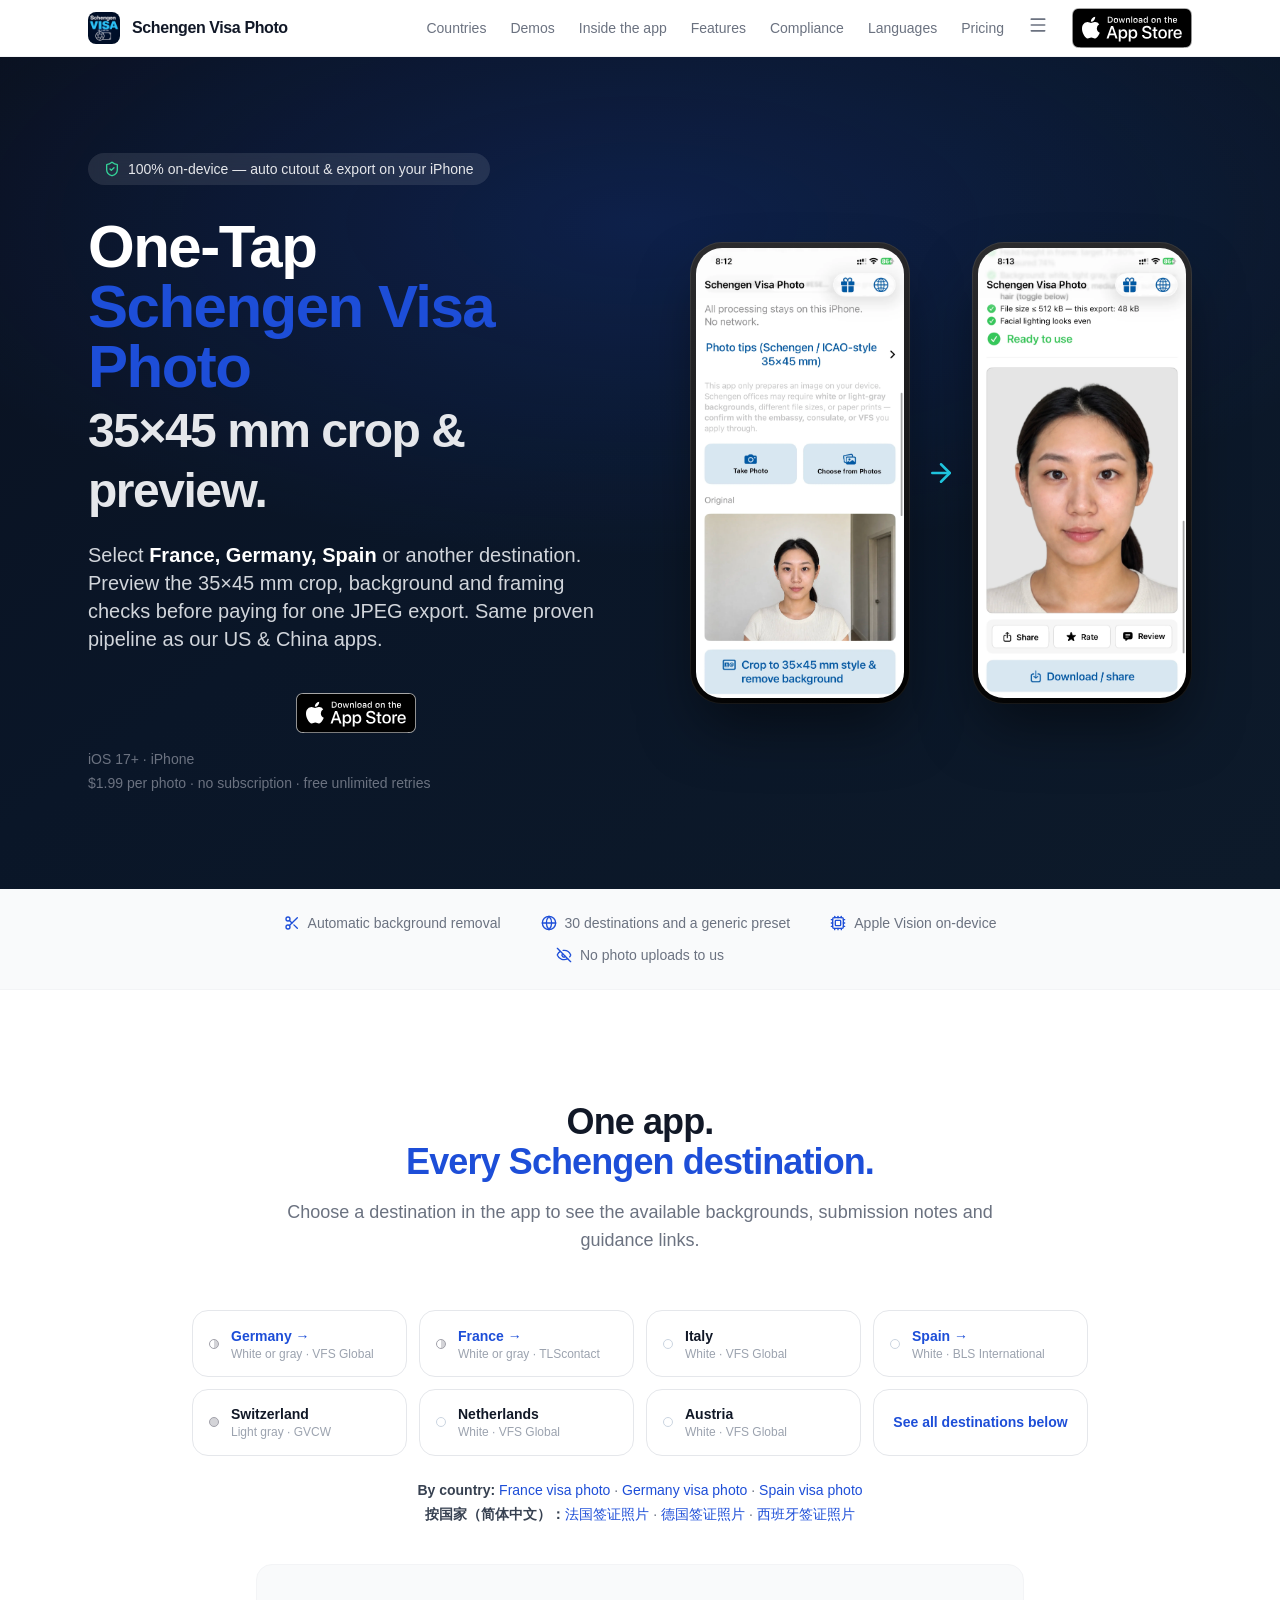
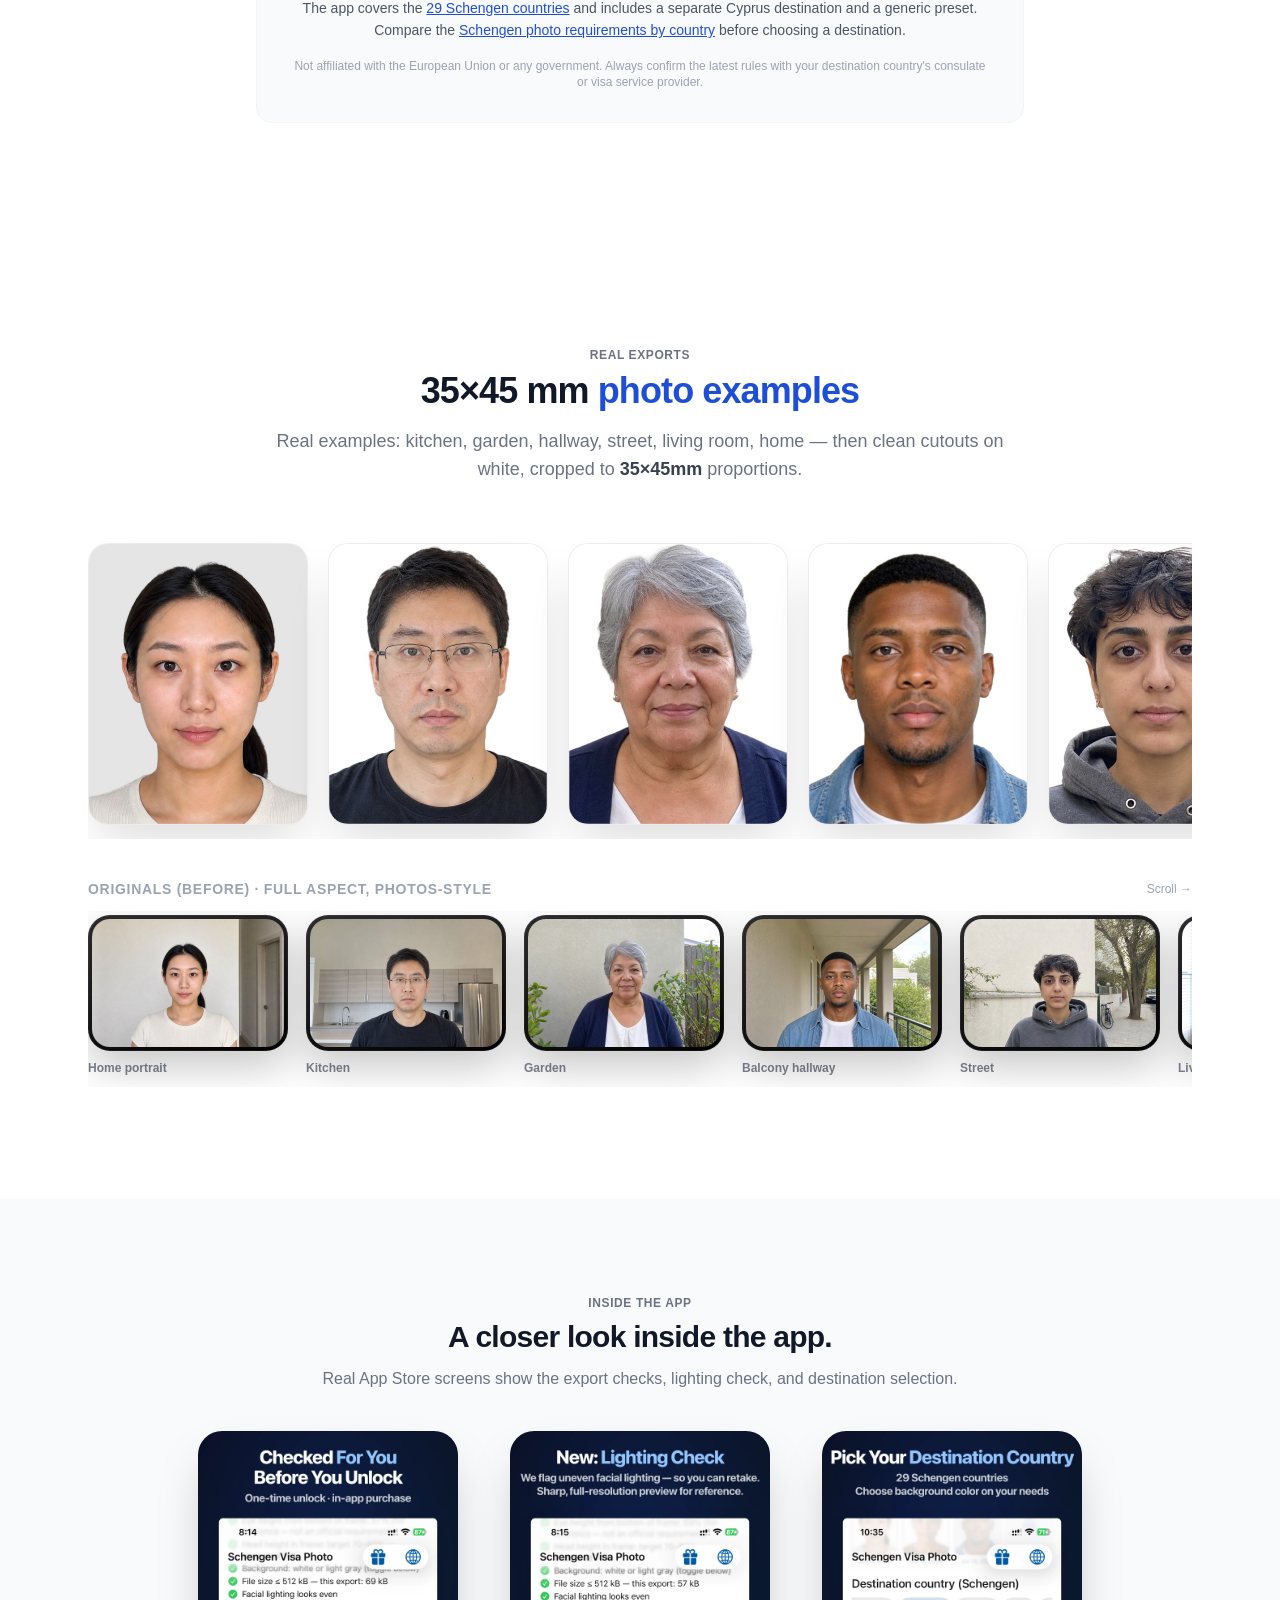
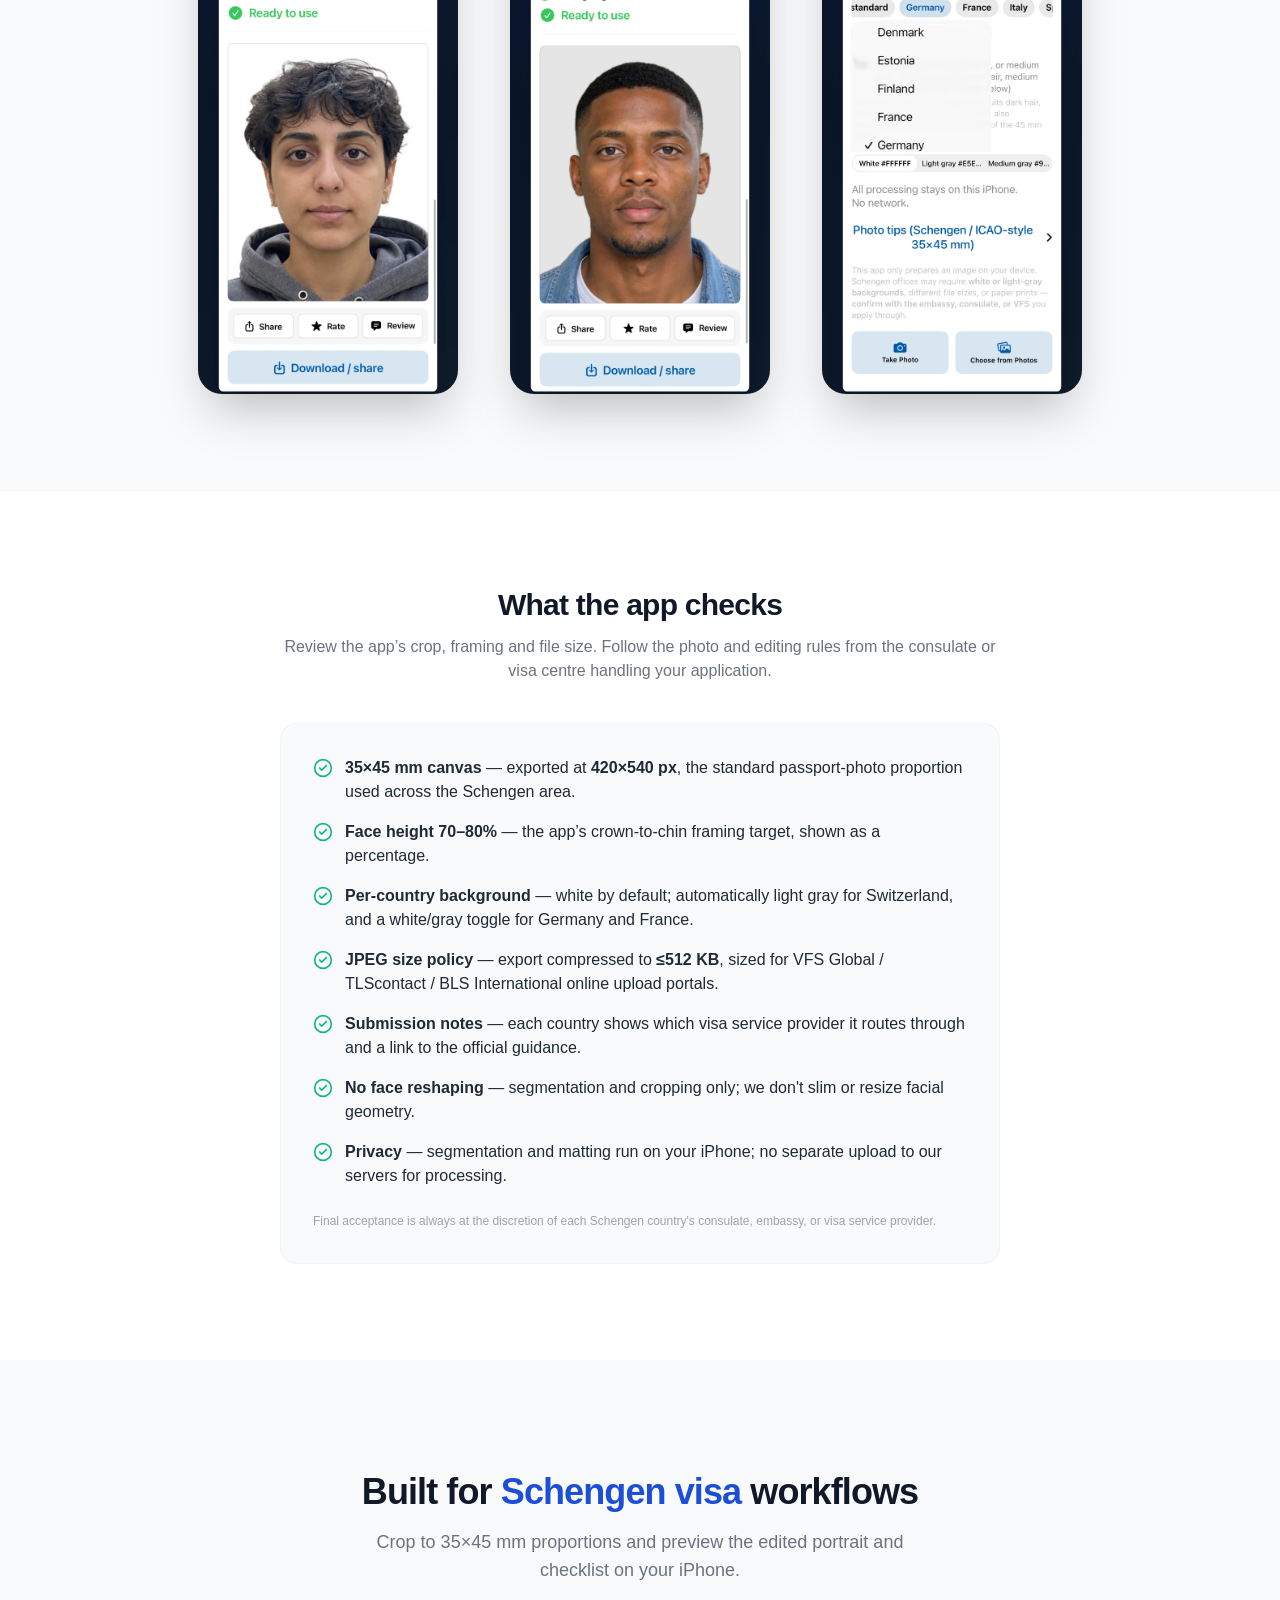
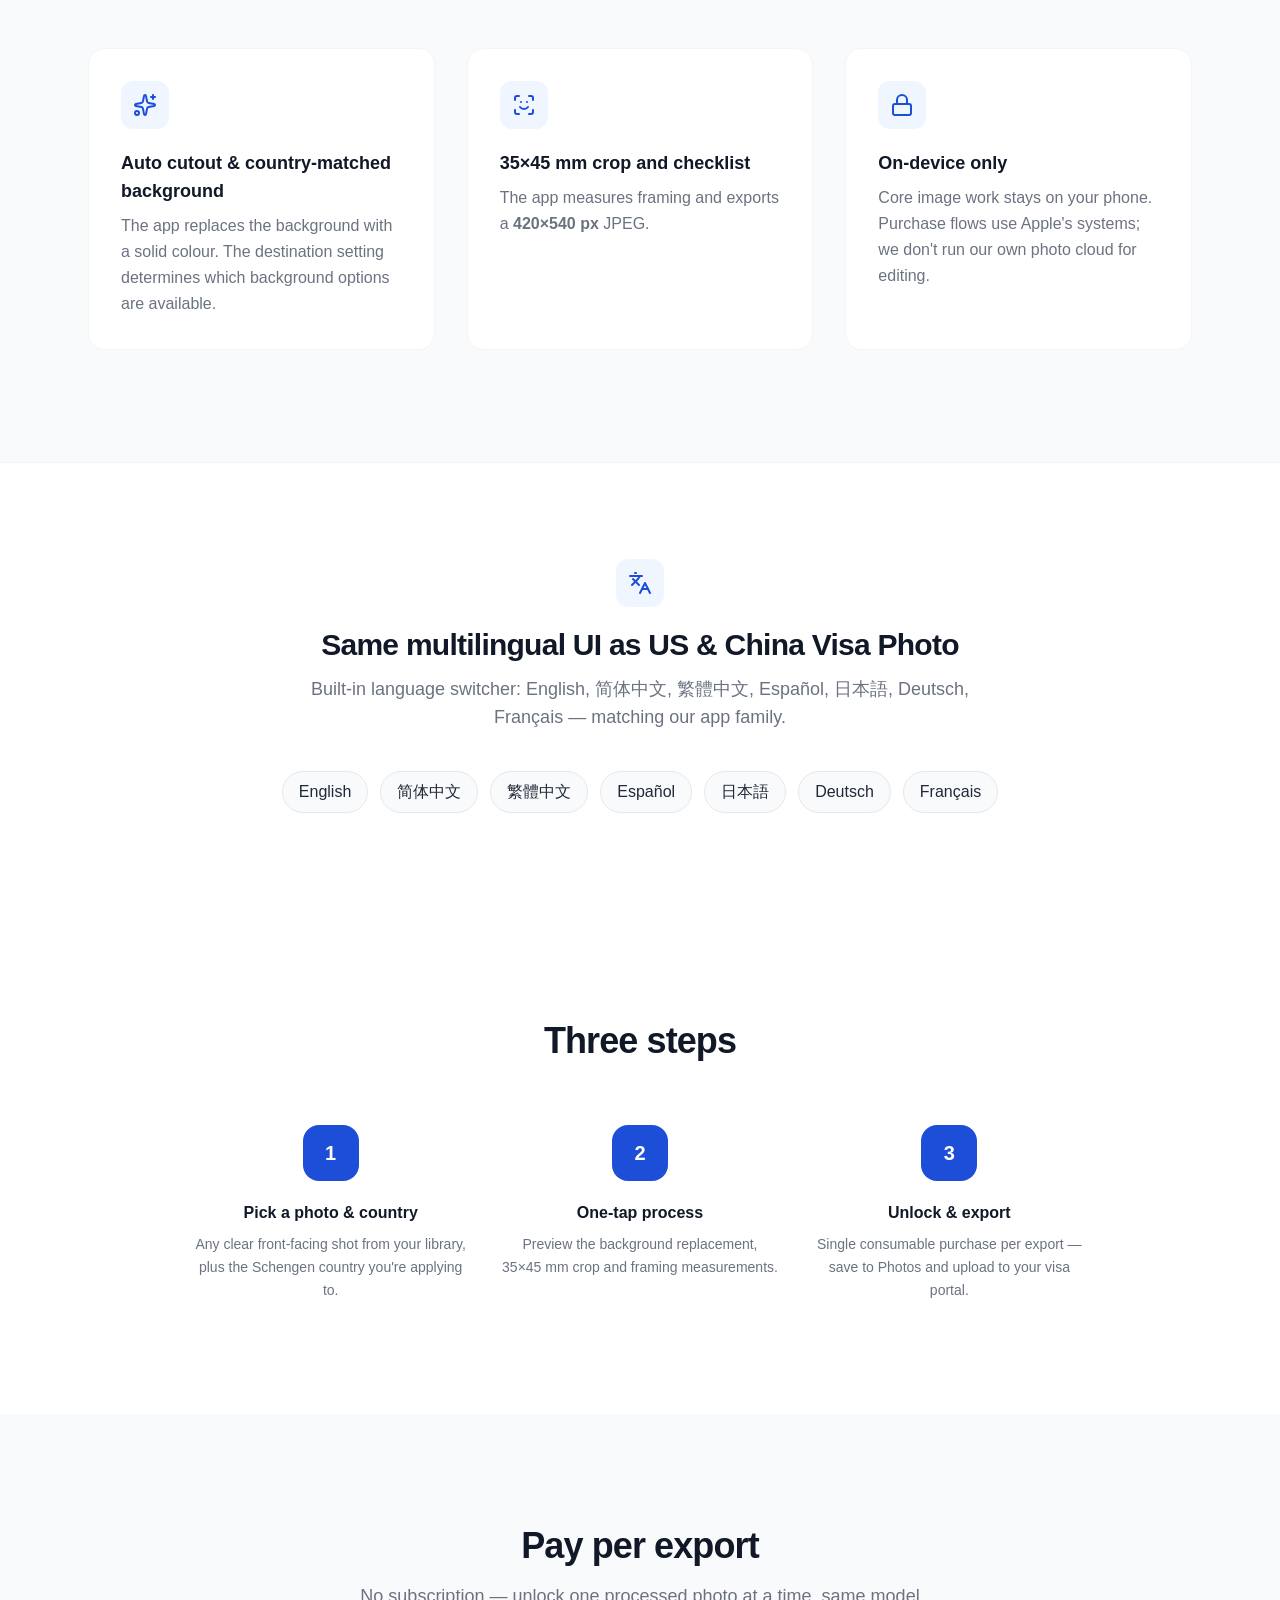
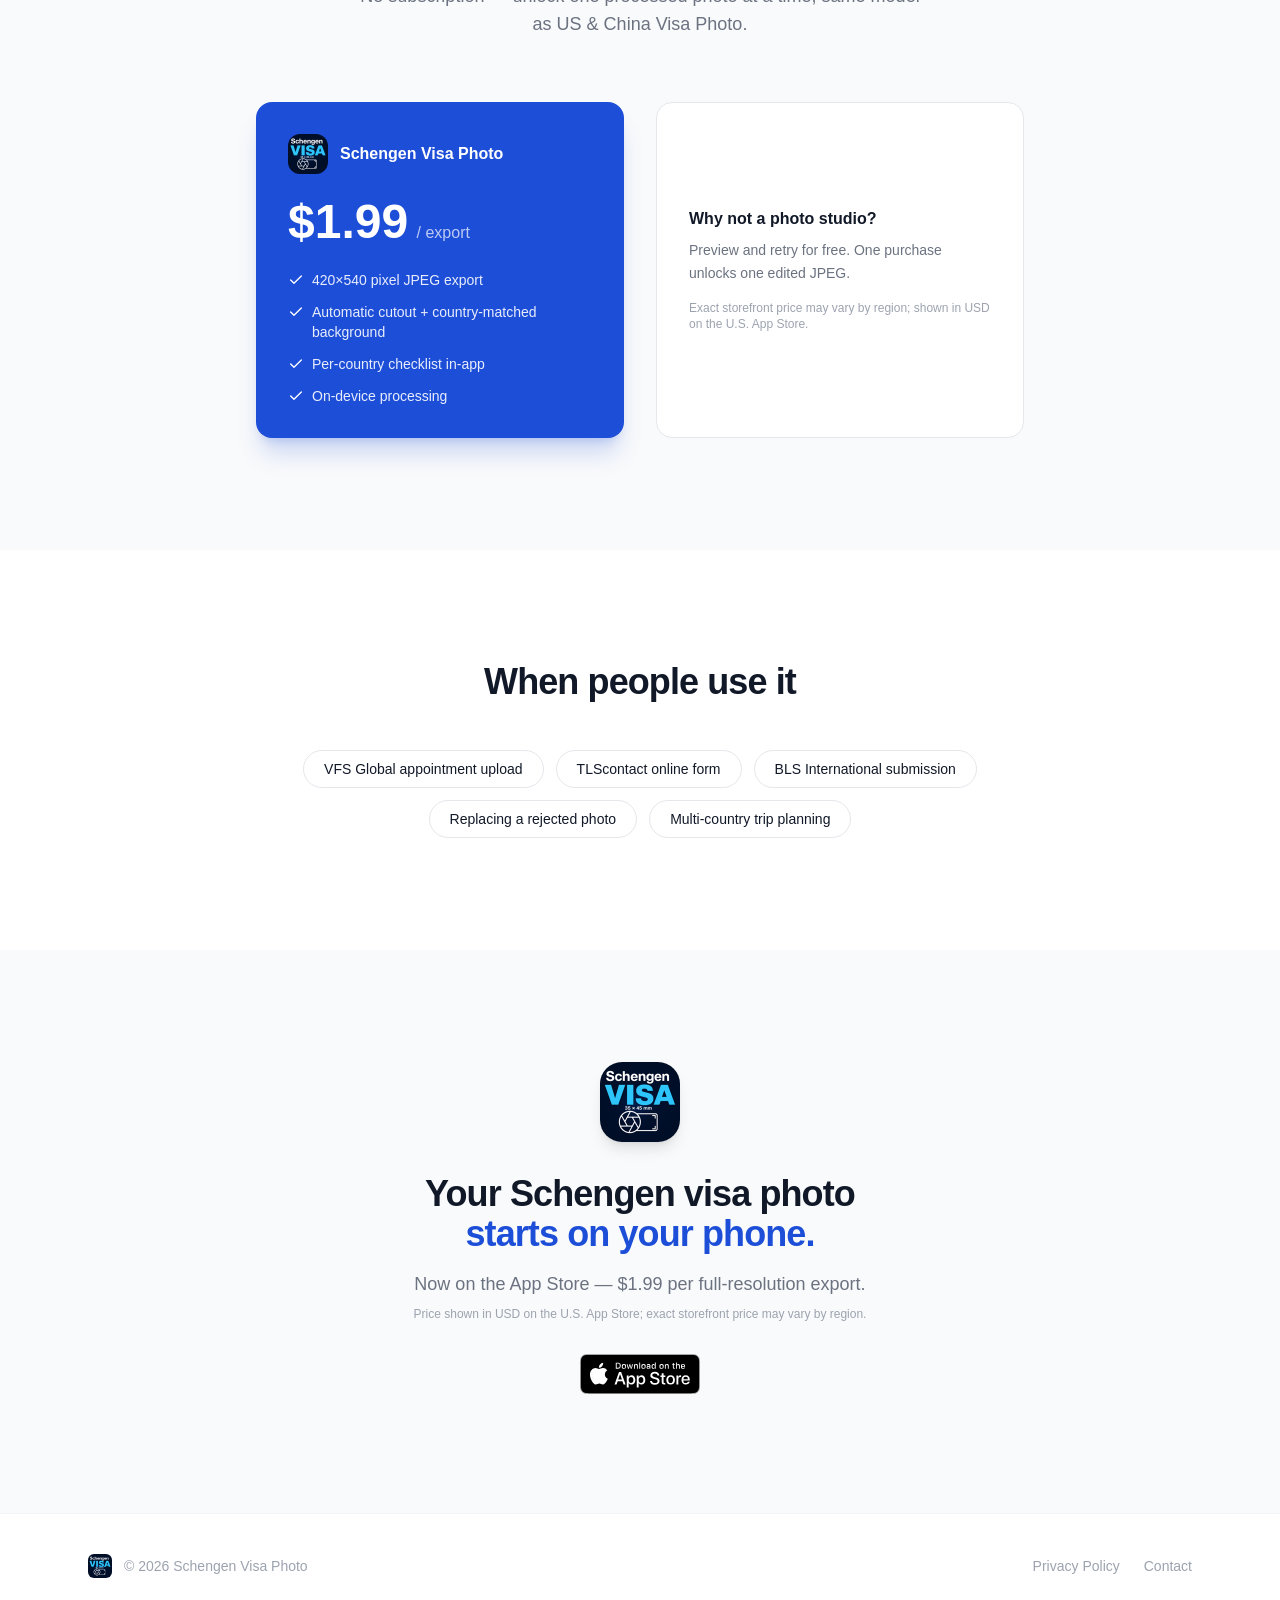
<file: index.html>
<!DOCTYPE html>
<html lang="en">
<head>
    <meta charset="UTF-8">
    <meta name="viewport" content="width=device-width, initial-scale=1.0">
    <title>Schengen Visa Photo | 35×45 mm crop for France, Germany, Spain</title>
    <meta name="description" content="Choose the destination in Schengen Visa Photo for iPhone, preview a 35×45 mm crop, and export a 420×540 JPEG. Compare France, Germany and Spain photo requirements.">
    <link rel="canonical" href="https://schengen.visaphoto1tap.com/">
    <link rel="icon" type="image/png" href="AppIcon.png">
    <link rel="apple-touch-icon" href="AppIcon.png">
    <meta name="theme-color" content="#1d4ed8">
    <meta property="og:type" content="website">
    <meta property="og:url" content="https://schengen.visaphoto1tap.com/">
    <meta property="og:title" content="Schengen Visa Photo | 35×45 mm crop for France, Germany, Spain">
    <meta property="og:description" content="Choose the destination in Schengen Visa Photo for iPhone, preview a 35×45 mm crop, and export a 420×540 JPEG. Compare France, Germany and Spain photo requirements.">
    <meta property="og:image" content="https://schengen.visaphoto1tap.com/AppIcon.png">
    <meta property="og:image:width" content="1024">
    <meta property="og:image:height" content="1024">
    <meta name="twitter:card" content="summary_large_image">
    <meta name="twitter:title" content="Schengen Visa Photo | 35×45 mm crop for France, Germany, Spain">
    <meta name="twitter:description" content="Choose the destination in Schengen Visa Photo for iPhone, preview a 35×45 mm crop, and export a 420×540 JPEG. Compare France, Germany and Spain photo requirements.">
    <meta name="twitter:image" content="https://schengen.visaphoto1tap.com/AppIcon.png">
    <script type="application/ld+json">
{
  "@context": "https://schema.org",
  "@type": "SoftwareApplication",
  "name": "Schengen Visa Photo",
  "url": "https://schengen.visaphoto1tap.com/",
  "image": "https://schengen.visaphoto1tap.com/AppIcon.png",
  "description": "Choose the destination in Schengen Visa Photo for iPhone, preview a 35×45 mm crop, and export a 420×540 JPEG. Compare France, Germany and Spain photo requirements.",
  "operatingSystem": "iOS 17.0 or later",
  "applicationCategory": "PhotographyApplication",
  "offers": {
    "@type": "Offer",
    "price": "0",
    "priceCurrency": "USD"
  },
  "downloadUrl": "https://apps.apple.com/app/id6769272474"
}
    </script>
    <style>
        .gradient-hero {
            background: radial-gradient(ellipse 120% 80% at 50% 20%, rgba(29, 78, 216, 0.20) 0%, transparent 50%),
                linear-gradient(145deg, #0a1120 0%, #0a1628 45%, #0d1a2a 100%);
        }
        .star-ring {
            position: absolute;
            inset: 0;
            pointer-events: none;
        }
        .card-hover {
            transition: transform 0.2s ease, box-shadow 0.2s ease;
        }
        .card-hover:hover {
            transform: translateY(-4px);
            box-shadow: 0 20px 40px rgba(0, 0, 0, 0.08);
        }
        @keyframes complianceRowIn {
            from { opacity: 0; transform: translateY(8px); }
            to { opacity: 1; transform: translateY(0); }
        }
        .compliance-row {
            opacity: 0;
            animation: complianceRowIn 0.5s ease forwards;
        }
        .compliance-row:nth-child(1) { animation-delay: 0.05s; }
        .compliance-row:nth-child(2) { animation-delay: 0.12s; }
        .compliance-row:nth-child(3) { animation-delay: 0.19s; }
        .compliance-row:nth-child(4) { animation-delay: 0.26s; }
        .compliance-row:nth-child(5) { animation-delay: 0.33s; }
        .compliance-row:nth-child(6) { animation-delay: 0.40s; }
        .compliance-row:nth-child(7) { animation-delay: 0.47s; }
        .country-card {
            background: #fff;
            border: 1px solid #e5e7eb;
            border-radius: 1rem;
            padding: 0.9rem 1rem;
        }
        .bg-dot {
            width: 10px;
            height: 10px;
            border-radius: 999px;
            display: inline-block;
            flex-shrink: 0;
        }
        .bg-dot--white { background: #fff; border: 1.5px solid #cbd5e1; }
        .bg-dot--gray { background: #d4d4d8; border: 1.5px solid #a1a1aa; }
        .bg-dot--dual { background: linear-gradient(90deg, #fff 50%, #d4d4d8 50%); border: 1.5px solid #a1a1aa; }
        .demo-wall-img {
            width: 100%;
            max-width: 280px;
            margin-left: auto;
            margin-right: auto;
            height: auto;
            display: block;
            object-fit: contain;
            object-position: center center;
            border-radius: 1.25rem;
            box-shadow: 0 25px 50px -12px rgba(0, 0, 0, 0.15);
            border: 1px solid rgba(15, 23, 42, 0.08);
            background: #fff;
        }
        .demo-film {
            display: flex;
            gap: 18px;
            overflow-x: auto;
            padding: 4px 2px 10px;
            scroll-snap-type: x mandatory;
            -webkit-overflow-scrolling: touch;
        }
        .demo-film::-webkit-scrollbar { height: 8px; }
        .demo-film::-webkit-scrollbar-thumb { background: rgba(15, 23, 42, 0.16); border-radius: 999px; }
        .demo-film-item--original {
            flex: 0 0 auto;
            scroll-snap-align: start;
            width: auto;
        }
        .demo-film-original-wrap {
            width: min(200px, 52vw);
            border-radius: 22px;
            overflow: hidden;
            background: linear-gradient(165deg, #2c2c2e 0%, #1c1c1e 40%, #000 100%);
            box-shadow:
                0 16px 40px rgba(0, 0, 0, 0.22),
                inset 0 0 0 1px rgba(255, 255, 255, 0.06);
            padding: 4px;
        }
        .demo-film-thumb-original {
            width: 100%;
            height: auto;
            max-height: min(340px, 58vh);
            display: block;
            object-fit: contain;
            object-position: center center;
            border-radius: 18px;
            background: #000;
        }
        .demo-film-label {
            margin-top: 8px;
            font-size: 12px;
            font-weight: 700;
            color: rgba(15, 23, 42, 0.55);
        }
        /* Hero before -> after visual: two matching device screens, same treatment */
        .hero-visual {
            display: flex;
            align-items: center;
            justify-content: center;
            gap: clamp(6px, 1.5vw, 16px);
        }
        @media (min-width: 768px) { .hero-visual { justify-content: flex-end; } }
        .hero-before { position: relative; flex: 0 0 auto; }
        /* Animated arrow */
        @keyframes heroArrowNudge {
            0%, 100% { transform: translateX(0); }
            50% { transform: translateX(5px); }
        }
        .hero-arrow {
            flex: 0 0 auto;
            color: #22d3ee;
            animation: heroArrowNudge 1.6s ease-in-out infinite;
        }
        .hero-arrow svg { width: clamp(20px, 4vw, 30px); height: clamp(20px, 4vw, 30px); }
        /* Both before and after use the same device-screen treatment */
        .hero-after { position: relative; flex: 0 0 auto; }
        .hero-phone {
            width: clamp(150px, 38vw, 220px);
            border-radius: 32px;
            padding: 6px;
            background: linear-gradient(165deg, #2c2c2e 0%, #1c1c1e 40%, #000 100%);
            box-shadow:
                0 30px 60px -12px rgba(0, 0, 0, 0.5),
                inset 0 0 0 1px rgba(255, 255, 255, 0.08);
        }
        .hero-phone img {
            width: 100%;
            height: auto;
            display: block;
            border-radius: 26px;
            background: #fff;
        }
        /* Before/After pills */
        .hero-pill {
            position: absolute;
            top: 8px;
            left: 8px;
            font-size: 10px;
            font-weight: 800;
            letter-spacing: 0.04em;
            text-transform: uppercase;
            padding: 3px 8px;
            border-radius: 999px;
            background: rgba(10, 22, 40, 0.55);
            color: #fff;
            backdrop-filter: blur(4px);
        }
        /* Demo wall: single-row scrollable results strip */
        .demo-wall-row {
            display: flex;
            gap: 20px;
            overflow-x: auto;
            padding: 4px 2px 14px;
            scroll-snap-type: x mandatory;
            -webkit-overflow-scrolling: touch;
        }
        .demo-wall-row::-webkit-scrollbar { height: 8px; }
        .demo-wall-row::-webkit-scrollbar-thumb { background: rgba(15, 23, 42, 0.16); border-radius: 999px; }
        .demo-wall-item { flex: 0 0 auto; scroll-snap-align: start; width: min(220px, 56vw); }
    </style>
<!-- Cloudflare Web Analytics --><script type="module" src="https://static.cloudflareinsights.com/beacon.min.js" data-cf-beacon='{"token": "2b00060c2f80410a93b787948fc4582d"}'></script><!-- End Cloudflare Web Analytics -->
<!-- Icons: inline SVG from Lucide (https://lucide.dev), ISC License, see assets/licenses/lucide.txt -->
<link rel="stylesheet" href="assets/tailwind.css">
<script defer src="/assets/store-clicks-v1.js"></script></head>
<body class="bg-white text-gray-900 font-sans antialiased">

    <nav class="sticky top-0 z-50 bg-white/80 backdrop-blur-lg border-b border-gray-100">
        <div class="max-w-6xl mx-auto px-6 h-14 flex items-center justify-between">
            <div class="flex items-center gap-3">
                <img src="assets/icons/schengen.webp" alt="Schengen Visa Photo" class="w-8 h-8 rounded-lg" width="160" height="160" decoding="async">
                <span class="font-semibold text-gray-900 tracking-tight">Schengen Visa Photo</span>
            </div>
            <div class="flex items-center gap-6 text-sm">
                <a href="#countries" class="text-gray-500 hover:text-gray-900 transition hidden sm:block">Countries</a>
                <a href="#demos" class="text-gray-500 hover:text-gray-900 transition hidden sm:block">Demos</a>
                <a href="#app" class="text-gray-500 hover:text-gray-900 transition hidden sm:block">Inside the app</a>
                <a href="#features" class="text-gray-500 hover:text-gray-900 transition hidden sm:block">Features</a>
                <a href="#compliance-checklist" class="text-gray-500 hover:text-gray-900 transition hidden sm:block">Compliance</a>
                <a href="#languages" class="text-gray-500 hover:text-gray-900 transition hidden sm:block">Languages</a>
                <a href="#pricing" class="text-gray-500 hover:text-gray-900 transition hidden sm:block">Pricing</a>
                <div class="relative">
            <button type="button" id="app-switcher-btn" aria-haspopup="true" aria-expanded="false" aria-label="Other visa photo apps" class="p-2 -m-2 rounded-lg text-gray-500 hover:text-gray-900 hover:bg-gray-100 transition">
                <svg xmlns="http://www.w3.org/2000/svg" width="24" height="24" viewBox="0 0 24 24" fill="none" stroke="currentColor" stroke-width="2" stroke-linecap="round" stroke-linejoin="round" class="w-5 h-5 lucide lucide-menu" aria-hidden="true" focusable="false"><path d="M4 5h16"></path><path d="M4 12h16"></path><path d="M4 19h16"></path></svg>
            </button>
            <div id="app-switcher-menu" class="hidden fixed right-4 top-16 w-72 max-w-[calc(100vw-2rem)] bg-white rounded-2xl shadow-2xl border border-gray-100 py-2 z-50 text-left">
                <p class="px-4 py-2 text-xs font-semibold text-gray-400 uppercase tracking-wider">Our visa photo apps</p>
            <a href="https://us.visaphoto1tap.com/" class="flex items-center gap-3 px-4 py-2.5 hover:bg-gray-50 transition">
                <img src="assets/icons/us.webp" alt="" class="w-8 h-8 rounded-lg flex-shrink-0" width="32" height="32" loading="lazy" decoding="async">
                <span class="text-sm font-medium text-gray-800">US Visa Photo</span>
            </a>
            <a href="https://china.visaphoto1tap.com/" class="flex items-center gap-3 px-4 py-2.5 hover:bg-gray-50 transition">
                <img src="assets/icons/china.webp" alt="" class="w-8 h-8 rounded-lg flex-shrink-0" width="32" height="32" loading="lazy" decoding="async">
                <span class="text-sm font-medium text-gray-800">China Visa Photo</span>
            </a>
            <a href="https://schengen.visaphoto1tap.com/" class="flex items-center gap-3 px-4 py-2.5 bg-gray-50">
                <img src="assets/icons/schengen.webp" alt="" class="w-8 h-8 rounded-lg flex-shrink-0" width="32" height="32" loading="lazy" decoding="async">
                <span class="text-sm font-semibold text-gray-900">Schengen Visa Photo</span>
                <svg xmlns="http://www.w3.org/2000/svg" width="24" height="24" viewBox="0 0 24 24" fill="none" stroke="currentColor" stroke-width="2" stroke-linecap="round" stroke-linejoin="round" class="w-4 h-4 text-emerald-500 ml-auto flex-shrink-0 lucide lucide-check" aria-hidden="true" focusable="false"><path d="M20 6 9 17l-5-5"></path></svg>
            </a>
            <a href="https://india.visaphoto1tap.com/" class="flex items-center gap-3 px-4 py-2.5 hover:bg-gray-50 transition">
                <img src="assets/icons/india.webp" alt="" class="w-8 h-8 rounded-lg flex-shrink-0" width="32" height="32" loading="lazy" decoding="async">
                <span class="text-sm font-medium text-gray-800">India Visa Photo</span>
            </a>
            <a href="https://japan.visaphoto1tap.com/" class="flex items-center gap-3 px-4 py-2.5 hover:bg-gray-50 transition">
                <img src="assets/icons/japan.webp" alt="" class="w-8 h-8 rounded-lg flex-shrink-0" width="32" height="32" loading="lazy" decoding="async">
                <span class="text-sm font-medium text-gray-800">Japan Visa Photo</span>
            </a>
            <a href="https://canada.visaphoto1tap.com/" class="flex items-center gap-3 px-4 py-2.5 hover:bg-gray-50 transition">
                <img src="assets/icons/canada.webp" alt="" class="w-8 h-8 rounded-lg flex-shrink-0" width="32" height="32" loading="lazy" decoding="async">
                <span class="text-sm font-medium text-gray-800">Canada Visa Photo</span>
            </a>
            </div>
        </div>
        <a href="https://apps.apple.com/app/apple-store/id6769272474?pt=128765534&amp;ct=web-eu-en-home-schengen&amp;mt=8" target="_blank" rel="noopener noreferrer" class="inline-flex" data-acquisition-store="app-store" data-acquisition-app="schengen"><img src="/assets/app-store.svg" width="120" height="40" alt="Download on the App Store"></a>
            </div>
        </div>
    </nav>

    <section class="gradient-hero text-white overflow-hidden">
        <div class="max-w-6xl mx-auto px-6 py-16 md:py-24">
            <div class="grid md:grid-cols-2 gap-12 md:gap-8 items-center">
                <!-- Copy -->
                <div class="text-center md:text-left">
                <div class="inline-flex items-center gap-2 bg-white/10 backdrop-blur rounded-full px-4 py-1.5 text-sm mb-8">
                    <svg xmlns="http://www.w3.org/2000/svg" width="24" height="24" viewBox="0 0 24 24" fill="none" stroke="currentColor" stroke-width="2" stroke-linecap="round" stroke-linejoin="round" class="w-4 h-4 text-emerald-400 lucide lucide-shield-check" aria-hidden="true" focusable="false"><path d="M20 13c0 5-3.5 7.5-7.66 8.95a1 1 0 0 1-.67-.01C7.5 20.5 4 18 4 13V6a1 1 0 0 1 1-1c2 0 4.5-1.2 6.24-2.72a1.17 1.17 0 0 1 1.52 0C14.51 3.81 17 5 19 5a1 1 0 0 1 1 1z"></path><path d="m9 12 2 2 4-4"></path></svg>
                    <span class="text-gray-200">100% on-device — auto cutout &amp; export on your iPhone</span>
                </div>

                <h1 class="text-4xl sm:text-5xl md:text-6xl font-bold tracking-tight leading-tight mb-6">
                    <span class="text-white">One-Tap</span><br>
                    <span class="text-brand">Schengen Visa Photo</span><br>
                    <span class="text-gray-200 text-3xl sm:text-4xl md:text-5xl font-semibold">35×45 mm crop &amp; preview.</span>
                </h1>

                <p class="text-lg md:text-xl text-gray-300 max-w-xl mx-auto mb-10 leading-relaxed">
                    Select <strong class="text-white">France, Germany, Spain</strong> or another destination. Preview the 35×45 mm crop, background and framing checks before paying for one JPEG export. Same proven pipeline as our US &amp; China apps.
                </p>

                <div id="download" class="flex flex-col sm:flex-row items-center justify-center gap-4">
                    <a href="https://apps.apple.com/app/apple-store/id6769272474?pt=128765534&amp;ct=web-eu-en-home-schengen&amp;mt=8" target="_blank" rel="noopener noreferrer" class="inline-flex" data-acquisition-store="app-store" data-acquisition-app="schengen"><img src="/assets/app-store.svg" width="120" height="40" alt="Download on the App Store"></a>
                </div>
                <p class="text-gray-500 text-sm mt-4">iOS 17+ &middot; iPhone</p>
                <p class="text-gray-500 text-sm mt-1">$1.99 per photo &middot; no subscription &middot; free unlimited retries</p>
                </div>

                <!-- Product visual: two matching real app screens, same person -->
                <div class="hero-visual">
                    <!-- Before: the app's own "Original" screen, full raw device screenshot -->
                    <figure class="hero-before">
                        <div class="hero-phone">
                            <img src="appstore/before-original.webp" width="1170" height="2532" decoding="async" alt="The Schengen Visa Photo app showing the Original photo screen with a crop and remove background button">
                        </div>
                    </figure>

                    <!-- Arrow -->
                    <div class="hero-arrow" aria-hidden="true">
                        <svg xmlns="http://www.w3.org/2000/svg" width="24" height="24" viewBox="0 0 24 24" fill="none" stroke="currentColor" stroke-width="2" stroke-linecap="round" stroke-linejoin="round" class="lucide lucide-arrow-right" aria-hidden="true" focusable="false"><path d="M5 12h14"></path><path d="m12 5 7 7-7 7"></path></svg>
                    </div>

                    <!-- After: the same person, in the app — background removed, cropped, auto-checked -->
                    <figure class="hero-after">
                        <div class="hero-phone">
                            <img src="appstore/after-result.webp" width="1170" height="2532" decoding="async" alt="The same photo in the Schengen Visa Photo app: background removed, cropped, compliance checklist passed, marked Ready to use">
                        </div>
                    </figure>
                </div>
            </div>
        </div>
    </section>

    <section class="bg-gray-50 border-b border-gray-100">
        <div class="max-w-4xl mx-auto px-6 py-6 flex flex-wrap items-center justify-center gap-x-10 gap-y-3 text-sm text-gray-500">
            <div class="flex items-center gap-2">
                <svg xmlns="http://www.w3.org/2000/svg" width="24" height="24" viewBox="0 0 24 24" fill="none" stroke="currentColor" stroke-width="2" stroke-linecap="round" stroke-linejoin="round" class="w-4 h-4 text-brand lucide lucide-scissors" aria-hidden="true" focusable="false"><circle cx="6" cy="6" r="3"></circle><path d="M8.12 8.12 12 12"></path><path d="M20 4 8.12 15.88"></path><circle cx="6" cy="18" r="3"></circle><path d="M14.8 14.8 20 20"></path></svg>
                <span>Automatic background removal</span>
            </div>
            <div class="flex items-center gap-2">
                <svg xmlns="http://www.w3.org/2000/svg" width="24" height="24" viewBox="0 0 24 24" fill="none" stroke="currentColor" stroke-width="2" stroke-linecap="round" stroke-linejoin="round" class="w-4 h-4 text-brand lucide lucide-globe" aria-hidden="true" focusable="false"><circle cx="12" cy="12" r="10"></circle><path d="M12 2a14.5 14.5 0 0 0 0 20 14.5 14.5 0 0 0 0-20"></path><path d="M2 12h20"></path></svg>
                <span>30 destinations and a generic preset</span>
            </div>
            <div class="flex items-center gap-2">
                <svg xmlns="http://www.w3.org/2000/svg" width="24" height="24" viewBox="0 0 24 24" fill="none" stroke="currentColor" stroke-width="2" stroke-linecap="round" stroke-linejoin="round" class="w-4 h-4 text-brand lucide lucide-cpu" aria-hidden="true" focusable="false"><path d="M12 20v2"></path><path d="M12 2v2"></path><path d="M17 20v2"></path><path d="M17 2v2"></path><path d="M2 12h2"></path><path d="M2 17h2"></path><path d="M2 7h2"></path><path d="M20 12h2"></path><path d="M20 17h2"></path><path d="M20 7h2"></path><path d="M7 20v2"></path><path d="M7 2v2"></path><rect x="4" y="4" width="16" height="16" rx="2"></rect><rect x="8" y="8" width="8" height="8" rx="1"></rect></svg>
                <span>Apple Vision on-device</span>
            </div>
            <div class="flex items-center gap-2">
                <svg xmlns="http://www.w3.org/2000/svg" width="24" height="24" viewBox="0 0 24 24" fill="none" stroke="currentColor" stroke-width="2" stroke-linecap="round" stroke-linejoin="round" class="w-4 h-4 text-brand lucide lucide-eye-off" aria-hidden="true" focusable="false"><path d="M10.733 5.076a10.744 10.744 0 0 1 11.205 6.575 1 1 0 0 1 0 .696 10.747 10.747 0 0 1-1.444 2.49"></path><path d="M14.084 14.158a3 3 0 0 1-4.242-4.242"></path><path d="M17.479 17.499a10.75 10.75 0 0 1-15.417-5.151 1 1 0 0 1 0-.696 10.75 10.75 0 0 1 4.446-5.143"></path><path d="m2 2 20 20"></path></svg>
                <span>No photo uploads to us</span>
            </div>
        </div>
    </section>

    <section id="countries" class="py-20 md:py-28 scroll-mt-20">
        <div class="max-w-6xl mx-auto px-6">
            <div class="text-center mb-14">
                <h2 class="text-3xl md:text-4xl font-bold tracking-tight mb-4">One app.<br><span class="text-brand">Every Schengen destination.</span></h2>
                <p class="text-gray-500 text-lg max-w-3xl mx-auto">Choose a destination in the app to see the available backgrounds, submission notes and guidance links.</p>
            </div>

            <div class="grid grid-cols-2 sm:grid-cols-3 md:grid-cols-4 gap-3 max-w-4xl mx-auto mb-6">
                <a href="/germany-visa-photo/" class="country-card card-hover flex items-center gap-3">
                    <span class="bg-dot bg-dot--dual"></span>
                    <div><p class="font-semibold text-sm text-brand">Germany &rarr;</p><p class="text-xs text-gray-400">White or gray · VFS Global</p></div>
                </a>
                <a href="/france-visa-photo/" class="country-card card-hover flex items-center gap-3">
                    <span class="bg-dot bg-dot--dual"></span>
                    <div><p class="font-semibold text-sm text-brand">France &rarr;</p><p class="text-xs text-gray-400">White or gray · TLScontact</p></div>
                </a>
                <div class="country-card flex items-center gap-3">
                    <span class="bg-dot bg-dot--white"></span>
                    <div><p class="font-semibold text-sm">Italy</p><p class="text-xs text-gray-400">White · VFS Global</p></div>
                </div>
                <a href="/spain-visa-photo/" class="country-card card-hover flex items-center gap-3">
                    <span class="bg-dot bg-dot--white"></span>
                    <div><p class="font-semibold text-sm text-brand">Spain &rarr;</p><p class="text-xs text-gray-400">White · BLS International</p></div>
                </a>
                <div class="country-card flex items-center gap-3">
                    <span class="bg-dot bg-dot--gray"></span>
                    <div><p class="font-semibold text-sm">Switzerland</p><p class="text-xs text-gray-400">Light gray · GVCW</p></div>
                </div>
                <div class="country-card flex items-center gap-3">
                    <span class="bg-dot bg-dot--white"></span>
                    <div><p class="font-semibold text-sm">Netherlands</p><p class="text-xs text-gray-400">White · VFS Global</p></div>
                </div>
                <div class="country-card flex items-center gap-3">
                    <span class="bg-dot bg-dot--white"></span>
                    <div><p class="font-semibold text-sm">Austria</p><p class="text-xs text-gray-400">White · VFS Global</p></div>
                </div>
                <div class="country-card flex items-center gap-3 justify-center text-brand font-semibold text-sm">
                    See all destinations below
                </div>
            </div>

            <div id="by-country" class="max-w-4xl mx-auto mb-10 text-center text-sm text-gray-500">
                <p><span class="font-semibold text-gray-700">By country:</span> <a href="/france-visa-photo/" class="text-brand hover:text-brand-dark">France visa photo</a> &middot; <a href="/germany-visa-photo/" class="text-brand hover:text-brand-dark">Germany visa photo</a> &middot; <a href="/spain-visa-photo/" class="text-brand hover:text-brand-dark">Spain visa photo</a></p>
                <p class="mt-1" lang="zh-Hans"><span class="font-semibold text-gray-700">按国家（简体中文）：</span><a href="/zh-hans/france-visa-photo/" class="text-brand hover:text-brand-dark">法国签证照片</a> &middot; <a href="/zh-hans/germany-visa-photo/" class="text-brand hover:text-brand-dark">德国签证照片</a> &middot; <a href="/zh-hans/spain-visa-photo/" class="text-brand hover:text-brand-dark">西班牙签证照片</a></p>
            </div>

            <div class="max-w-3xl mx-auto bg-gray-50 border border-gray-100 rounded-2xl p-6 md:p-8 text-center">
                <p class="text-sm text-gray-600 leading-relaxed">
                    The app covers the <a href="https://home-affairs.ec.europa.eu/policies/schengen/schengen-area_en" class="text-brand underline">29 Schengen countries</a> and includes a separate Cyprus destination and a generic preset. Compare the <a href="https://visaphoto1tap.com/guides/schengen-visa-photo-requirements-by-country.html" class="text-brand underline">Schengen photo requirements by country</a> before choosing a destination.
                </p>
                <p class="text-xs text-gray-400 mt-4">Not affiliated with the European Union or any government. Always confirm the latest rules with your destination country's consulate or visa service provider.</p>
            </div>
        </div>
    </section>

    <section id="demos" class="py-20 md:py-28 scroll-mt-20 bg-white">
        <div class="max-w-6xl mx-auto px-6">
            <div class="text-center mb-14">
                <p class="text-gray-500 text-xs font-semibold uppercase tracking-wider mb-2">Real exports</p>
                <h2 class="text-3xl md:text-4xl font-bold tracking-tight mb-4">35×45 mm <span class="text-brand">photo examples</span></h2>
                <p class="text-gray-500 text-lg max-w-3xl mx-auto">Real examples: kitchen, garden, hallway, street, living room, home — then clean cutouts on white, cropped to <strong class="text-gray-700">35×45mm</strong> proportions.</p>
            </div>

            <div class="demo-wall-row" aria-label="Result photo row">
                <figure class="demo-wall-item"><img src="demos/young-woman-lightgray.jpg" alt="Schengen visa photo export of young woman with a ponytail" class="demo-wall-img" width="420" height="540" decoding="async" loading="lazy"></figure>
                <figure class="demo-wall-item"><img src="demos/demo-02-result.jpg" alt="Schengen visa photo export example 2" class="demo-wall-img" width="420" height="540" decoding="async" loading="lazy"></figure>
                <figure class="demo-wall-item"><img src="demos/demo-03-result.jpg" alt="Schengen visa photo export example 3" class="demo-wall-img" width="420" height="540" decoding="async" loading="lazy"></figure>
                <figure class="demo-wall-item"><img src="demos/demo-04-result.jpg" alt="Schengen visa photo export example 4" class="demo-wall-img" width="420" height="540" decoding="async" loading="lazy"></figure>
                <figure class="demo-wall-item"><img src="demos/demo-05-result.jpg" alt="Schengen visa photo export example 5" class="demo-wall-img" width="420" height="540" decoding="async" loading="lazy"></figure>
                <figure class="demo-wall-item"><img src="demos/demo-06-result.jpg" alt="Schengen visa photo export example 6" class="demo-wall-img" width="420" height="540" decoding="async" loading="lazy"></figure>
            </div>

            <div class="mt-10 max-w-6xl mx-auto">
                <div class="flex items-center justify-between gap-4 mb-3"><p class="text-sm font-semibold text-gray-400 uppercase tracking-wider">Originals (before) · full aspect, Photos-style</p><p class="text-xs text-gray-400 hidden sm:block">Scroll &rarr;</p></div>
                <div class="demo-film" aria-label="Original photo strip">
                    <div class="demo-film-item--original"><div class="demo-film-original-wrap"><img src="demos/young-woman-original.jpg" alt="Young woman with a ponytail before processing" class="demo-film-thumb-original" decoding="async" loading="lazy" width="1536" height="1024"></div><div class="demo-film-label">Home portrait</div></div>
                    <div class="demo-film-item--original"><div class="demo-film-original-wrap"><img src="demos/demo-02-original.jpg" alt="Original 2" class="demo-film-thumb-original" decoding="async" width="1536" height="1024" loading="lazy"></div><div class="demo-film-label">Kitchen</div></div>
                    <div class="demo-film-item--original"><div class="demo-film-original-wrap"><img src="demos/demo-03-original.webp" alt="Original 3" class="demo-film-thumb-original" decoding="async" width="1536" height="1024" loading="lazy"></div><div class="demo-film-label">Garden</div></div>
                    <div class="demo-film-item--original"><div class="demo-film-original-wrap"><img src="demos/demo-04-original.jpg" alt="Original 4" class="demo-film-thumb-original" decoding="async" width="1536" height="1024" loading="lazy"></div><div class="demo-film-label">Balcony hallway</div></div>
                    <div class="demo-film-item--original"><div class="demo-film-original-wrap"><img src="demos/demo-05-original.webp" alt="Original 5" class="demo-film-thumb-original" decoding="async" width="1536" height="1024" loading="lazy"></div><div class="demo-film-label">Street</div></div>
                    <div class="demo-film-item--original"><div class="demo-film-original-wrap"><img src="demos/demo-06-original.jpg" alt="Original 6" class="demo-film-thumb-original" decoding="async" width="1536" height="1024" loading="lazy"></div><div class="demo-film-label">Living room</div></div>
                </div>
            </div>
        </div>
    </section>

    <section id="app" class="py-16 md:py-24 bg-gray-50 scroll-mt-24">
        <div class="max-w-6xl mx-auto px-6 text-center">
            <p class="text-gray-500 text-xs font-semibold uppercase tracking-wider mb-2">Inside the app</p>
            <h2 class="text-2xl md:text-3xl font-bold tracking-tight text-gray-900 mb-3">A closer look inside the app.</h2>
            <p class="text-gray-500 text-sm md:text-base max-w-2xl mx-auto mb-10">Real App Store screens show the export checks, lighting check, and destination selection.</p>
            <div class="grid grid-cols-1 sm:grid-cols-3 gap-8 md:gap-10 justify-items-center max-w-4xl mx-auto">
                <img src="appstore/inside-app-checklist.webp" alt="Schengen Visa Photo App Store screen showing the export checklist before unlock" class="rounded-[1.5rem] shadow-2xl w-full max-w-[260px] h-auto" width="1284" height="2778" loading="lazy" decoding="async">
                <img src="appstore/inside-app-lighting.webp" alt="Schengen Visa Photo App Store screen showing the lighting check before export" class="rounded-[1.5rem] shadow-2xl w-full max-w-[260px] h-auto" width="1284" height="2778" loading="lazy" decoding="async">
                <img src="appstore/inside-app-destination.webp" alt="Schengen Visa Photo App Store screen showing destination country selection" class="rounded-[1.5rem] shadow-2xl w-full max-w-[260px] h-auto" width="1284" height="2778" loading="lazy" decoding="async">
            </div>
        </div>
    </section>

    <section id="compliance-checklist" class="py-16 md:py-24 bg-white border-t border-gray-100">
        <div class="max-w-3xl mx-auto px-6">
            <div class="text-center mb-10">
                <h2 class="text-2xl md:text-3xl font-bold tracking-tight mb-3">What the app checks</h2>
                <p class="text-gray-500">Review the app’s crop, framing and file size. Follow the photo and editing rules from the consulate or visa centre handling your application.</p>
            </div>
            <div class="bg-gray-50 rounded-2xl border border-gray-100 p-6 md:p-8">
                <ul class="space-y-4 text-left text-sm md:text-base text-gray-800">
                    <li class="compliance-row flex items-start gap-3">
                        <svg xmlns="http://www.w3.org/2000/svg" width="24" height="24" viewBox="0 0 24 24" fill="none" stroke="currentColor" stroke-width="2" stroke-linecap="round" stroke-linejoin="round" class="w-5 h-5 text-emerald-500 flex-shrink-0 mt-0.5 lucide lucide-check-circle-2" aria-hidden="true" focusable="false"><circle cx="12" cy="12" r="10"></circle><path d="m16 9-5.5 5.5L8 12"></path></svg>
                        <span><strong>35×45 mm canvas</strong> &mdash; exported at <strong>420×540 px</strong>, the standard passport-photo proportion used across the Schengen area.</span>
                    </li>
                    <li class="compliance-row flex items-start gap-3">
                        <svg xmlns="http://www.w3.org/2000/svg" width="24" height="24" viewBox="0 0 24 24" fill="none" stroke="currentColor" stroke-width="2" stroke-linecap="round" stroke-linejoin="round" class="w-5 h-5 text-emerald-500 flex-shrink-0 mt-0.5 lucide lucide-check-circle-2" aria-hidden="true" focusable="false"><circle cx="12" cy="12" r="10"></circle><path d="m16 9-5.5 5.5L8 12"></path></svg>
                        <span><strong>Face height 70–80%</strong> &mdash; the app’s crown-to-chin framing target, shown as a percentage.</span>
                    </li>
                    <li class="compliance-row flex items-start gap-3">
                        <svg xmlns="http://www.w3.org/2000/svg" width="24" height="24" viewBox="0 0 24 24" fill="none" stroke="currentColor" stroke-width="2" stroke-linecap="round" stroke-linejoin="round" class="w-5 h-5 text-emerald-500 flex-shrink-0 mt-0.5 lucide lucide-check-circle-2" aria-hidden="true" focusable="false"><circle cx="12" cy="12" r="10"></circle><path d="m16 9-5.5 5.5L8 12"></path></svg>
                        <span><strong>Per-country background</strong> &mdash; white by default; automatically light gray for Switzerland, and a white/gray toggle for Germany and France.</span>
                    </li>
                    <li class="compliance-row flex items-start gap-3">
                        <svg xmlns="http://www.w3.org/2000/svg" width="24" height="24" viewBox="0 0 24 24" fill="none" stroke="currentColor" stroke-width="2" stroke-linecap="round" stroke-linejoin="round" class="w-5 h-5 text-emerald-500 flex-shrink-0 mt-0.5 lucide lucide-check-circle-2" aria-hidden="true" focusable="false"><circle cx="12" cy="12" r="10"></circle><path d="m16 9-5.5 5.5L8 12"></path></svg>
                        <span><strong>JPEG size policy</strong> &mdash; export compressed to <strong>≤512 KB</strong>, sized for VFS Global / TLScontact / BLS International online upload portals.</span>
                    </li>
                    <li class="compliance-row flex items-start gap-3">
                        <svg xmlns="http://www.w3.org/2000/svg" width="24" height="24" viewBox="0 0 24 24" fill="none" stroke="currentColor" stroke-width="2" stroke-linecap="round" stroke-linejoin="round" class="w-5 h-5 text-emerald-500 flex-shrink-0 mt-0.5 lucide lucide-check-circle-2" aria-hidden="true" focusable="false"><circle cx="12" cy="12" r="10"></circle><path d="m16 9-5.5 5.5L8 12"></path></svg>
                        <span><strong>Submission notes</strong> &mdash; each country shows which visa service provider it routes through and a link to the official guidance.</span>
                    </li>
                    <li class="compliance-row flex items-start gap-3">
                        <svg xmlns="http://www.w3.org/2000/svg" width="24" height="24" viewBox="0 0 24 24" fill="none" stroke="currentColor" stroke-width="2" stroke-linecap="round" stroke-linejoin="round" class="w-5 h-5 text-emerald-500 flex-shrink-0 mt-0.5 lucide lucide-check-circle-2" aria-hidden="true" focusable="false"><circle cx="12" cy="12" r="10"></circle><path d="m16 9-5.5 5.5L8 12"></path></svg>
                        <span><strong>No face reshaping</strong> &mdash; segmentation and cropping only; we don't slim or resize facial geometry.</span>
                    </li>
                    <li class="compliance-row flex items-start gap-3">
                        <svg xmlns="http://www.w3.org/2000/svg" width="24" height="24" viewBox="0 0 24 24" fill="none" stroke="currentColor" stroke-width="2" stroke-linecap="round" stroke-linejoin="round" class="w-5 h-5 text-emerald-500 flex-shrink-0 mt-0.5 lucide lucide-check-circle-2" aria-hidden="true" focusable="false"><circle cx="12" cy="12" r="10"></circle><path d="m16 9-5.5 5.5L8 12"></path></svg>
                        <span><strong>Privacy</strong> &mdash; segmentation and matting run on your iPhone; no separate upload to our servers for processing.</span>
                    </li>
                </ul>
                <p class="text-xs text-gray-400 mt-6 leading-relaxed">Final acceptance is always at the discretion of each Schengen country's consulate, embassy, or visa service provider.</p>
            </div>
        </div>
    </section>

    <section id="features" class="bg-gray-50 py-20 md:py-28">
        <div class="max-w-6xl mx-auto px-6">
            <div class="text-center mb-16">
                <h2 class="text-3xl md:text-4xl font-bold tracking-tight mb-4">Built for <span class="text-brand">Schengen visa</span> workflows</h2>
                <p class="text-gray-500 text-lg max-w-xl mx-auto">Crop to 35×45 mm proportions and preview the edited portrait and checklist on your iPhone.</p>
            </div>

            <div class="grid md:grid-cols-3 gap-8">
                <div class="card-hover bg-white border border-gray-100 rounded-2xl p-8">
                    <div class="w-12 h-12 bg-blue-50 rounded-xl flex items-center justify-center mb-5">
                        <svg xmlns="http://www.w3.org/2000/svg" width="24" height="24" viewBox="0 0 24 24" fill="none" stroke="currentColor" stroke-width="2" stroke-linecap="round" stroke-linejoin="round" class="w-6 h-6 text-brand lucide lucide-sparkles" aria-hidden="true" focusable="false"><path d="M11.017 2.814a1 1 0 0 1 1.966 0l1.051 5.558a2 2 0 0 0 1.594 1.594l5.558 1.051a1 1 0 0 1 0 1.966l-5.558 1.051a2 2 0 0 0-1.594 1.594l-1.051 5.558a1 1 0 0 1-1.966 0l-1.051-5.558a2 2 0 0 0-1.594-1.594l-5.558-1.051a1 1 0 0 1 0-1.966l5.558-1.051a2 2 0 0 0 1.594-1.594z"></path><path d="M20 2v4"></path><path d="M22 4h-4"></path><circle cx="4" cy="20" r="2"></circle></svg>
                    </div>
                    <h3 class="text-lg font-semibold mb-2">Auto cutout &amp; country-matched background</h3>
                    <p class="text-gray-500 leading-relaxed">
                        The app replaces the background with a solid colour. The destination setting determines which background options are available.
                    </p>
                </div>
                <div class="card-hover bg-white border border-gray-100 rounded-2xl p-8">
                    <div class="w-12 h-12 bg-blue-50 rounded-xl flex items-center justify-center mb-5">
                        <svg xmlns="http://www.w3.org/2000/svg" width="24" height="24" viewBox="0 0 24 24" fill="none" stroke="currentColor" stroke-width="2" stroke-linecap="round" stroke-linejoin="round" class="w-6 h-6 text-brand lucide lucide-scan-face" aria-hidden="true" focusable="false"><path d="M3 7V5a2 2 0 0 1 2-2h2"></path><path d="M17 3h2a2 2 0 0 1 2 2v2"></path><path d="M21 17v2a2 2 0 0 1-2 2h-2"></path><path d="M7 21H5a2 2 0 0 1-2-2v-2"></path><path d="M8 14s1.5 2 4 2 4-2 4-2"></path><path d="M9 9h.01"></path><path d="M15 9h.01"></path></svg>
                    </div>
                    <h3 class="text-lg font-semibold mb-2">35×45 mm crop and checklist</h3>
                    <p class="text-gray-500 leading-relaxed">
                        The app measures framing and exports a <strong>420×540 px</strong> JPEG.
                    </p>
                </div>
                <div class="card-hover bg-white border border-gray-100 rounded-2xl p-8">
                    <div class="w-12 h-12 bg-blue-50 rounded-xl flex items-center justify-center mb-5">
                        <svg xmlns="http://www.w3.org/2000/svg" width="24" height="24" viewBox="0 0 24 24" fill="none" stroke="currentColor" stroke-width="2" stroke-linecap="round" stroke-linejoin="round" class="w-6 h-6 text-brand lucide lucide-lock" aria-hidden="true" focusable="false"><rect width="18" height="11" x="3" y="11" rx="2" ry="2"></rect><path d="M7 11V7a5 5 0 0 1 10 0v4"></path></svg>
                    </div>
                    <h3 class="text-lg font-semibold mb-2">On-device only</h3>
                    <p class="text-gray-500 leading-relaxed">
                        Core image work stays on your phone. Purchase flows use Apple's systems; we don't run our own photo cloud for editing.
                    </p>
                </div>
            </div>
        </div>
    </section>

    <section id="languages" class="py-16 md:py-24 bg-white border-t border-gray-100">
        <div class="max-w-4xl mx-auto px-6 text-center">
            <div class="inline-flex items-center justify-center w-12 h-12 bg-blue-50 rounded-xl mb-5">
                <svg xmlns="http://www.w3.org/2000/svg" width="24" height="24" viewBox="0 0 24 24" fill="none" stroke="currentColor" stroke-width="2" stroke-linecap="round" stroke-linejoin="round" class="w-6 h-6 text-brand lucide lucide-languages" aria-hidden="true" focusable="false"><path d="m5 8 6 6"></path><path d="m4 14 6-6 2-3"></path><path d="M2 5h12"></path><path d="M7 2h1"></path><path d="m22 22-5-10-5 10"></path><path d="M14 18h6"></path></svg>
            </div>
            <h2 class="text-2xl md:text-3xl font-bold tracking-tight mb-3">Same multilingual UI as US &amp; China Visa Photo</h2>
            <p class="text-gray-500 text-base md:text-lg max-w-2xl mx-auto mb-10 leading-relaxed">
                Built-in language switcher: English, 简体中文, 繁體中文, Español, 日本語, Deutsch, Français — matching our app family.
            </p>
            <ul class="flex flex-wrap items-center justify-center gap-3 max-w-3xl mx-auto text-sm md:text-base">
                <li class="bg-gray-50 border border-gray-200 rounded-full px-4 py-2 font-medium text-gray-800">English</li>
                <li class="bg-gray-50 border border-gray-200 rounded-full px-4 py-2 font-medium text-gray-800">简体中文</li>
                <li class="bg-gray-50 border border-gray-200 rounded-full px-4 py-2 font-medium text-gray-800">繁體中文</li>
                <li class="bg-gray-50 border border-gray-200 rounded-full px-4 py-2 font-medium text-gray-800">Español</li>
                <li class="bg-gray-50 border border-gray-200 rounded-full px-4 py-2 font-medium text-gray-800">日本語</li>
                <li class="bg-gray-50 border border-gray-200 rounded-full px-4 py-2 font-medium text-gray-800">Deutsch</li>
                <li class="bg-gray-50 border border-gray-200 rounded-full px-4 py-2 font-medium text-gray-800">Français</li>
            </ul>
        </div>
    </section>

    <section id="how-it-works" class="py-20 md:py-28">
        <div class="max-w-6xl mx-auto px-6">
            <div class="text-center mb-16">
                <h2 class="text-3xl md:text-4xl font-bold tracking-tight mb-4">Three steps</h2>
            </div>
            <div class="grid md:grid-cols-3 gap-8 max-w-4xl mx-auto">
                <div class="text-center">
                    <div class="w-14 h-14 bg-brand text-white rounded-2xl flex items-center justify-center text-xl font-bold mx-auto mb-5">1</div>
                    <h3 class="font-semibold mb-2">Pick a photo &amp; country</h3>
                    <p class="text-gray-500 text-sm leading-relaxed">Any clear front-facing shot from your library, plus the Schengen country you're applying to.</p>
                </div>
                <div class="text-center">
                    <div class="w-14 h-14 bg-brand text-white rounded-2xl flex items-center justify-center text-xl font-bold mx-auto mb-5">2</div>
                    <h3 class="font-semibold mb-2">One-tap process</h3>
                    <p class="text-gray-500 text-sm leading-relaxed">Preview the background replacement, 35×45 mm crop and framing measurements.</p>
                </div>
                <div class="text-center">
                    <div class="w-14 h-14 bg-brand text-white rounded-2xl flex items-center justify-center text-xl font-bold mx-auto mb-5">3</div>
                    <h3 class="font-semibold mb-2">Unlock &amp; export</h3>
                    <p class="text-gray-500 text-sm leading-relaxed">Single consumable purchase per export — save to Photos and upload to your visa portal.</p>
                </div>
            </div>
        </div>
    </section>

    <section id="pricing" class="bg-gray-50 py-20 md:py-28">
        <div class="max-w-6xl mx-auto px-6">
            <div class="text-center mb-16">
                <h2 class="text-3xl md:text-4xl font-bold tracking-tight mb-4">Pay per export</h2>
                <p class="text-gray-500 text-lg max-w-xl mx-auto">No subscription — unlock one processed photo at a time, same model as US &amp; China Visa Photo.</p>
            </div>
            <div class="grid md:grid-cols-2 gap-8 max-w-3xl mx-auto">
                <div class="bg-brand text-white rounded-2xl p-8 shadow-xl shadow-brand/20">
                    <div class="flex items-center gap-3 mb-6">
                        <img src="assets/icons/schengen.webp" alt="" class="w-10 h-10 rounded-xl" width="160" height="160" decoding="async" loading="lazy">
                        <span class="font-semibold">Schengen Visa Photo</span>
                    </div>
                    <div class="mb-6">
                        <span class="text-5xl font-bold">$1.99</span>
                        <span class="text-white/70 ml-1">/ export</span>
                    </div>
                    <ul class="space-y-3 text-sm text-white/90">
                        <li class="flex items-start gap-2"><svg xmlns="http://www.w3.org/2000/svg" width="24" height="24" viewBox="0 0 24 24" fill="none" stroke="currentColor" stroke-width="2" stroke-linecap="round" stroke-linejoin="round" class="w-4 h-4 mt-0.5 text-white flex-shrink-0 lucide lucide-check" aria-hidden="true" focusable="false"><path d="M20 6 9 17l-5-5"></path></svg>420×540 pixel JPEG export</li>
                        <li class="flex items-start gap-2"><svg xmlns="http://www.w3.org/2000/svg" width="24" height="24" viewBox="0 0 24 24" fill="none" stroke="currentColor" stroke-width="2" stroke-linecap="round" stroke-linejoin="round" class="w-4 h-4 mt-0.5 text-white flex-shrink-0 lucide lucide-check" aria-hidden="true" focusable="false"><path d="M20 6 9 17l-5-5"></path></svg>Automatic cutout + country-matched background</li>
                        <li class="flex items-start gap-2"><svg xmlns="http://www.w3.org/2000/svg" width="24" height="24" viewBox="0 0 24 24" fill="none" stroke="currentColor" stroke-width="2" stroke-linecap="round" stroke-linejoin="round" class="w-4 h-4 mt-0.5 text-white flex-shrink-0 lucide lucide-check" aria-hidden="true" focusable="false"><path d="M20 6 9 17l-5-5"></path></svg>Per-country checklist in-app</li>
                        <li class="flex items-start gap-2"><svg xmlns="http://www.w3.org/2000/svg" width="24" height="24" viewBox="0 0 24 24" fill="none" stroke="currentColor" stroke-width="2" stroke-linecap="round" stroke-linejoin="round" class="w-4 h-4 mt-0.5 text-white flex-shrink-0 lucide lucide-check" aria-hidden="true" focusable="false"><path d="M20 6 9 17l-5-5"></path></svg>On-device processing</li>
                    </ul>
                </div>
                <div class="bg-white border border-gray-200 rounded-2xl p-8 flex flex-col justify-center">
                    <h3 class="font-semibold text-gray-900 mb-2">Why not a photo studio?</h3>
                    <p class="text-gray-500 text-sm leading-relaxed mb-4">Preview and retry for free. One purchase unlocks one edited JPEG.</p>
                    <p class="text-xs text-gray-400">Exact storefront price may vary by region; shown in USD on the U.S. App Store.</p>
                </div>
            </div>
        </div>
    </section>

    <section id="use-cases" class="py-20 md:py-28">
        <div class="max-w-6xl mx-auto px-6">
            <div class="text-center mb-12">
                <h2 class="text-3xl md:text-4xl font-bold tracking-tight mb-4">When people use it</h2>
            </div>
            <div class="flex flex-wrap items-center justify-center gap-3 max-w-3xl mx-auto">
                <span class="bg-white border border-gray-200 rounded-full px-5 py-2 text-sm font-medium">VFS Global appointment upload</span>
                <span class="bg-white border border-gray-200 rounded-full px-5 py-2 text-sm font-medium">TLScontact online form</span>
                <span class="bg-white border border-gray-200 rounded-full px-5 py-2 text-sm font-medium">BLS International submission</span>
                <span class="bg-white border border-gray-200 rounded-full px-5 py-2 text-sm font-medium">Replacing a rejected photo</span>
                <span class="bg-white border border-gray-200 rounded-full px-5 py-2 text-sm font-medium">Multi-country trip planning</span>
            </div>
        </div>
    </section>

    <section class="bg-gray-50 py-20 md:py-28">
        <div class="max-w-3xl mx-auto px-6 text-center">
            <img src="assets/icons/schengen.webp" alt="" class="w-20 h-20 rounded-[22px] mx-auto mb-8 shadow-lg" width="160" height="160" decoding="async" loading="lazy">
            <h2 class="text-3xl md:text-4xl font-bold tracking-tight mb-4">Your Schengen visa photo<br><span class="text-brand">starts on your phone.</span></h2>
            <p class="text-gray-500 text-lg mb-2">Now on the App Store — $1.99 per full-resolution export.</p>
            <p class="text-xs text-gray-400 mb-8">Price shown in USD on the U.S. App Store; exact storefront price may vary by region.</p>
            <a href="https://apps.apple.com/app/apple-store/id6769272474?pt=128765534&amp;ct=web-eu-en-home-schengen&amp;mt=8" target="_blank" rel="noopener noreferrer" class="inline-flex" data-acquisition-store="app-store" data-acquisition-app="schengen"><img src="/assets/app-store.svg" width="120" height="40" alt="Download on the App Store"></a>
        </div>
    </section>

    <footer class="border-t border-gray-100 py-10">
        <div class="max-w-6xl mx-auto px-6 flex flex-col md:flex-row items-center justify-between gap-4 text-sm text-gray-400">
            <div class="flex items-center gap-3">
                <img src="assets/icons/schengen.webp" alt="" class="w-6 h-6 rounded-md" width="160" height="160" decoding="async" loading="lazy">
                <span>&copy; 2026 Schengen Visa Photo</span>
            </div>
            <div class="flex items-center gap-6">
                <a href="privacy.html" class="hover:text-gray-600 transition">Privacy Policy</a>
                <a href="mailto:zhangjj2007@yahoo.com" class="hover:text-gray-600 transition">Contact</a>
                </div>
        </div>
    </footer>

        <script>
        (function () {
            var btn = document.getElementById('app-switcher-btn');
            var menu = document.getElementById('app-switcher-menu');
            if (!btn || !menu) return;
            btn.addEventListener('click', function (e) {
                e.stopPropagation();
                var willOpen = menu.classList.contains('hidden');
                menu.classList.toggle('hidden', !willOpen);
                btn.setAttribute('aria-expanded', String(willOpen));
            });
            document.addEventListener('click', function (e) {
                if (!menu.classList.contains('hidden') && !menu.contains(e.target) && e.target !== btn) {
                    menu.classList.add('hidden');
                    btn.setAttribute('aria-expanded', 'false');
                }
            });
            document.addEventListener('keydown', function (e) {
                if (e.key === 'Escape') { menu.classList.add('hidden'); btn.setAttribute('aria-expanded', 'false'); }
            });
        })();
    </script>
</body>
</html>
</file>
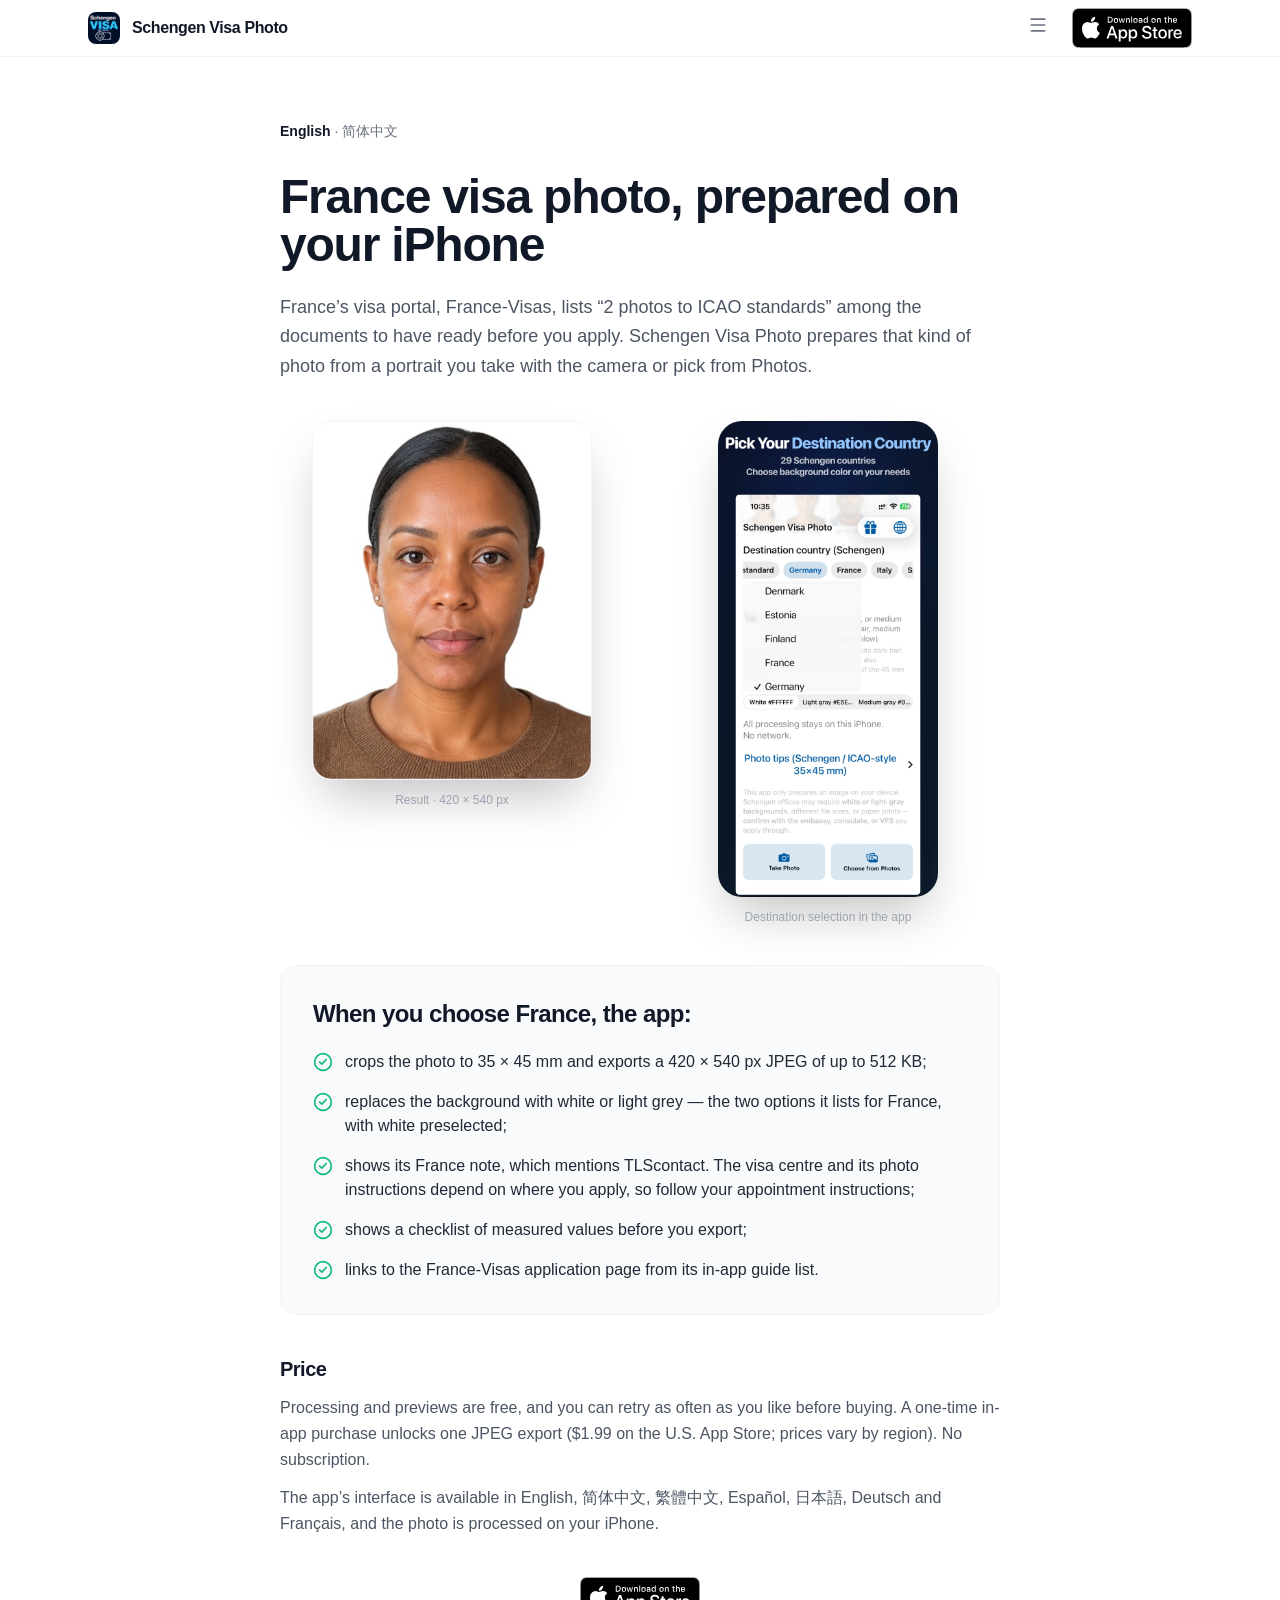
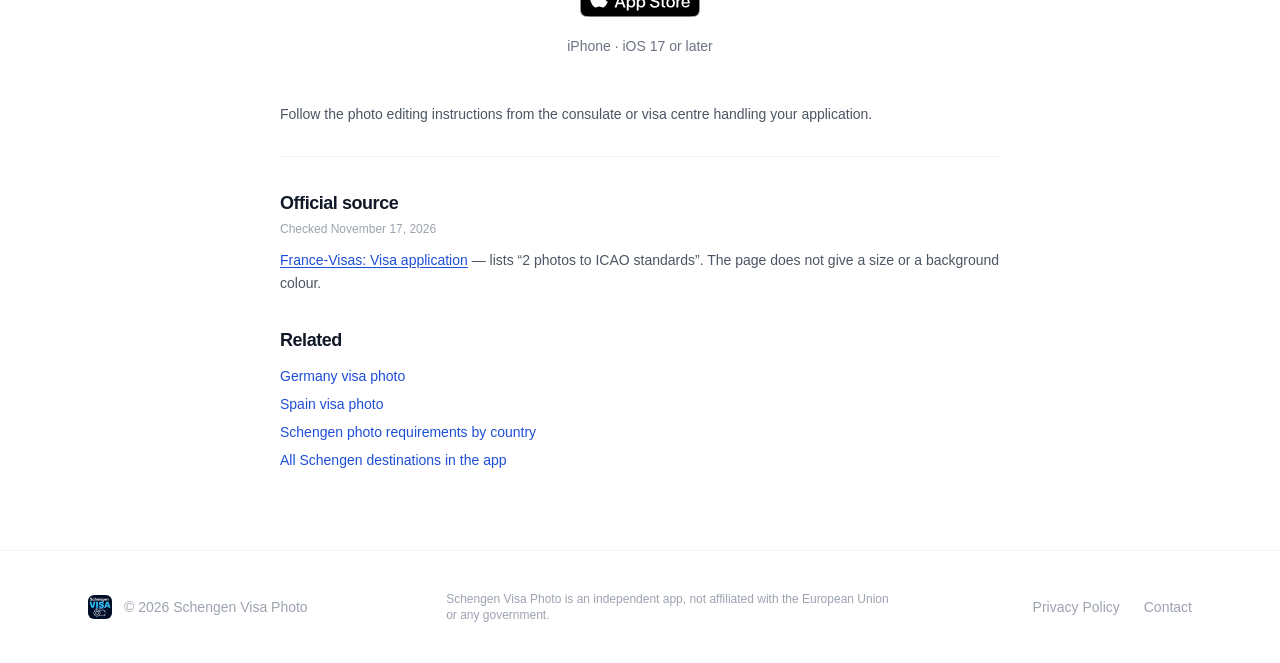
<file: france-visa-photo/index.html>
<!DOCTYPE html>
<html lang="en">
<head>
    <meta charset="UTF-8">
    <meta name="viewport" content="width=device-width, initial-scale=1.0">
    <title>France Visa Photo 35×45 mm on iPhone | Schengen Visa Photo</title>
    <meta name="description" content="Prepare a 35×45 mm photo for a France visa application on your iPhone: choose France, pick a white or light grey background, preview free, pay per export.">
    <link rel="canonical" href="https://schengen.visaphoto1tap.com/france-visa-photo/">
    <link rel="alternate" hreflang="en" href="https://schengen.visaphoto1tap.com/france-visa-photo/">
    <link rel="alternate" hreflang="zh-Hans" href="https://schengen.visaphoto1tap.com/zh-hans/france-visa-photo/">
    <link rel="alternate" hreflang="x-default" href="https://schengen.visaphoto1tap.com/france-visa-photo/">
    <link rel="icon" type="image/png" href="/AppIcon.png">
    <link rel="apple-touch-icon" href="/AppIcon.png">
    <meta name="theme-color" content="#1d4ed8">
    <meta property="og:type" content="website">
    <meta property="og:url" content="https://schengen.visaphoto1tap.com/france-visa-photo/">
    <meta property="og:title" content="France Visa Photo 35×45 mm on iPhone | Schengen Visa Photo">
    <meta property="og:description" content="Prepare a 35×45 mm photo for a France visa application on your iPhone: choose France, pick a white or light grey background, preview free, pay per export.">
    <meta property="og:image" content="https://schengen.visaphoto1tap.com/AppIcon.png">
    <meta name="twitter:card" content="summary">
<!-- Cloudflare Web Analytics --><script type="module" src="https://static.cloudflareinsights.com/beacon.min.js" data-cf-beacon='{"token": "2b00060c2f80410a93b787948fc4582d"}'></script><!-- End Cloudflare Web Analytics -->
<!-- Icons: inline SVG from Lucide (https://lucide.dev), ISC License, see /assets/licenses/lucide.txt -->
<link rel="stylesheet" href="/assets/tailwind.css">
<script defer src="/assets/store-clicks-v1.js"></script></head>
<body class="bg-white text-gray-900 font-sans antialiased">

    <nav class="sticky top-0 z-50 bg-white/80 backdrop-blur-lg border-b border-gray-100">
        <div class="max-w-6xl mx-auto px-6 h-14 flex items-center justify-between">
            <a href="/" class="flex items-center gap-3">
                <img src="/assets/icons/schengen.webp" alt="" class="w-8 h-8 rounded-lg" width="160" height="160" decoding="async">
                <span class="font-semibold text-gray-900 tracking-tight">Schengen Visa Photo</span>
            </a>
            <div class="flex items-center gap-6 text-sm">
                <div class="relative">
            <button type="button" id="app-switcher-btn" aria-haspopup="true" aria-expanded="false" aria-label="Other visa photo apps" class="p-2 -m-2 rounded-lg text-gray-500 hover:text-gray-900 hover:bg-gray-100 transition">
                <svg xmlns="http://www.w3.org/2000/svg" width="24" height="24" viewBox="0 0 24 24" fill="none" stroke="currentColor" stroke-width="2" stroke-linecap="round" stroke-linejoin="round" class="w-5 h-5 lucide lucide-menu" aria-hidden="true" focusable="false"><path d="M4 5h16"></path><path d="M4 12h16"></path><path d="M4 19h16"></path></svg>
            </button>
            <div id="app-switcher-menu" class="hidden fixed right-4 top-16 w-72 max-w-[calc(100vw-2rem)] bg-white rounded-2xl shadow-2xl border border-gray-100 py-2 z-50 text-left">
                <p class="px-4 py-2 text-xs font-semibold text-gray-400 uppercase tracking-wider">Our visa photo apps</p>
            <a href="https://us.visaphoto1tap.com/" class="flex items-center gap-3 px-4 py-2.5 hover:bg-gray-50 transition"><img src="/assets/icons/us.webp" alt="" class="w-8 h-8 rounded-lg flex-shrink-0" width="32" height="32" loading="lazy" decoding="async"><span class="text-sm font-medium text-gray-800">US Visa Photo</span></a>
            <a href="https://china.visaphoto1tap.com/" class="flex items-center gap-3 px-4 py-2.5 hover:bg-gray-50 transition"><img src="/assets/icons/china.webp" alt="" class="w-8 h-8 rounded-lg flex-shrink-0" width="32" height="32" loading="lazy" decoding="async"><span class="text-sm font-medium text-gray-800">China Visa Photo</span></a>
            <a href="https://schengen.visaphoto1tap.com/" class="flex items-center gap-3 px-4 py-2.5 bg-gray-50"><img src="/assets/icons/schengen.webp" alt="" class="w-8 h-8 rounded-lg flex-shrink-0" width="32" height="32" loading="lazy" decoding="async"><span class="text-sm font-semibold text-gray-900">Schengen Visa Photo</span><svg xmlns="http://www.w3.org/2000/svg" width="24" height="24" viewBox="0 0 24 24" fill="none" stroke="currentColor" stroke-width="2" stroke-linecap="round" stroke-linejoin="round" class="w-4 h-4 text-emerald-500 ml-auto flex-shrink-0 lucide lucide-check" aria-hidden="true" focusable="false"><path d="M20 6 9 17l-5-5"></path></svg></a>
            <a href="https://india.visaphoto1tap.com/" class="flex items-center gap-3 px-4 py-2.5 hover:bg-gray-50 transition"><img src="/assets/icons/india.webp" alt="" class="w-8 h-8 rounded-lg flex-shrink-0" width="32" height="32" loading="lazy" decoding="async"><span class="text-sm font-medium text-gray-800">India Visa Photo</span></a>
            <a href="https://japan.visaphoto1tap.com/" class="flex items-center gap-3 px-4 py-2.5 hover:bg-gray-50 transition"><img src="/assets/icons/japan.webp" alt="" class="w-8 h-8 rounded-lg flex-shrink-0" width="32" height="32" loading="lazy" decoding="async"><span class="text-sm font-medium text-gray-800">Japan Visa Photo</span></a>
            <a href="https://canada.visaphoto1tap.com/" class="flex items-center gap-3 px-4 py-2.5 hover:bg-gray-50 transition"><img src="/assets/icons/canada.webp" alt="" class="w-8 h-8 rounded-lg flex-shrink-0" width="32" height="32" loading="lazy" decoding="async"><span class="text-sm font-medium text-gray-800">Canada Visa Photo</span></a>
            </div>
        </div>
        <a href="https://apps.apple.com/app/apple-store/id6769272474?pt=128765534&amp;ct=web-eu-en-france-schengen&amp;mt=8" target="_blank" rel="noopener noreferrer" class="inline-flex" data-acquisition-store="app-store" data-acquisition-app="schengen"><img src="/assets/app-store.svg" width="120" height="40" alt="Download on the App Store"></a>
            </div>
        </div>
    </nav>

    <main class="max-w-3xl mx-auto px-6 py-12 md:py-16">
        <nav aria-label="Language" class="text-sm text-gray-500 mb-8"><a href="/france-visa-photo/" hreflang="en" lang="en" aria-current="page" class="font-semibold text-gray-900">English</a> · <a href="/zh-hans/france-visa-photo/" hreflang="zh-Hans" lang="zh-Hans" class="hover:text-gray-900 transition">简体中文</a></nav>
        <h1 class="text-3xl md:text-5xl font-bold tracking-tight leading-tight mb-6">France visa photo, prepared on your iPhone</h1>
            <p class="text-lg text-gray-600 leading-relaxed mb-4">France’s visa portal, France-Visas, lists “2 photos to ICAO standards” among the documents to have ready before you apply. Schengen Visa Photo prepares that kind of photo from a portrait you take with the camera or pick from Photos.</p>

        <div class="grid sm:grid-cols-2 gap-8 items-start my-10">
            <figure>
                <img src="/demos/demo-06-result.jpg" alt="Example export from Schengen Visa Photo: a woman on a plain white background, 420 × 540 px" class="rounded-[1.25rem] shadow-2xl border border-gray-100 w-full max-w-[280px] h-auto mx-auto" width="420" height="540" decoding="async">
                <figcaption class="text-xs text-gray-400 text-center mt-3">Result · 420 × 540 px</figcaption>
            </figure>
            <figure>
                <img src="/appstore/inside-app-destination.webp" alt="Destination selection in the app" class="rounded-[1.5rem] shadow-2xl w-full max-w-[220px] h-auto mx-auto" width="1284" height="2778" loading="lazy" decoding="async">
                <figcaption class="text-xs text-gray-400 text-center mt-3">Destination selection in the app</figcaption>
            </figure>
        </div>

        <section class="bg-gray-50 border border-gray-100 rounded-2xl p-6 md:p-8 mb-10">
            <h2 class="text-xl md:text-2xl font-bold tracking-tight mb-5">When you choose France, the app:</h2>
            <ul class="space-y-4 text-gray-800">
                <li class="flex items-start gap-3"><svg xmlns="http://www.w3.org/2000/svg" width="24" height="24" viewBox="0 0 24 24" fill="none" stroke="currentColor" stroke-width="2" stroke-linecap="round" stroke-linejoin="round" class="w-5 h-5 text-emerald-500 flex-shrink-0 mt-0.5 lucide lucide-check-circle-2" aria-hidden="true" focusable="false"><circle cx="12" cy="12" r="10"></circle><path d="m16 9-5.5 5.5L8 12"></path></svg><span>crops the photo to 35 × 45 mm and exports a 420 × 540 px JPEG of up to 512 KB;</span></li>
                <li class="flex items-start gap-3"><svg xmlns="http://www.w3.org/2000/svg" width="24" height="24" viewBox="0 0 24 24" fill="none" stroke="currentColor" stroke-width="2" stroke-linecap="round" stroke-linejoin="round" class="w-5 h-5 text-emerald-500 flex-shrink-0 mt-0.5 lucide lucide-check-circle-2" aria-hidden="true" focusable="false"><circle cx="12" cy="12" r="10"></circle><path d="m16 9-5.5 5.5L8 12"></path></svg><span>replaces the background with white or light grey — the two options it lists for France, with white preselected;</span></li>
                <li class="flex items-start gap-3"><svg xmlns="http://www.w3.org/2000/svg" width="24" height="24" viewBox="0 0 24 24" fill="none" stroke="currentColor" stroke-width="2" stroke-linecap="round" stroke-linejoin="round" class="w-5 h-5 text-emerald-500 flex-shrink-0 mt-0.5 lucide lucide-check-circle-2" aria-hidden="true" focusable="false"><circle cx="12" cy="12" r="10"></circle><path d="m16 9-5.5 5.5L8 12"></path></svg><span>shows its France note, which mentions TLScontact. The visa centre and its photo instructions depend on where you apply, so follow your appointment instructions;</span></li>
                <li class="flex items-start gap-3"><svg xmlns="http://www.w3.org/2000/svg" width="24" height="24" viewBox="0 0 24 24" fill="none" stroke="currentColor" stroke-width="2" stroke-linecap="round" stroke-linejoin="round" class="w-5 h-5 text-emerald-500 flex-shrink-0 mt-0.5 lucide lucide-check-circle-2" aria-hidden="true" focusable="false"><circle cx="12" cy="12" r="10"></circle><path d="m16 9-5.5 5.5L8 12"></path></svg><span>shows a checklist of measured values before you export;</span></li>
                <li class="flex items-start gap-3"><svg xmlns="http://www.w3.org/2000/svg" width="24" height="24" viewBox="0 0 24 24" fill="none" stroke="currentColor" stroke-width="2" stroke-linecap="round" stroke-linejoin="round" class="w-5 h-5 text-emerald-500 flex-shrink-0 mt-0.5 lucide lucide-check-circle-2" aria-hidden="true" focusable="false"><circle cx="12" cy="12" r="10"></circle><path d="m16 9-5.5 5.5L8 12"></path></svg><span>links to the France-Visas application page from its in-app guide list.</span></li>
            </ul>
        </section>

        <section class="mb-10">
            <h2 class="text-xl font-bold tracking-tight mb-3">Price</h2>
            <p class="text-gray-600 leading-relaxed mb-3">Processing and previews are free, and you can retry as often as you like before buying. A one-time in-app purchase unlocks one JPEG export ($1.99 on the U.S. App Store; prices vary by region). No subscription.</p>
            <p class="text-gray-600 leading-relaxed">The app’s interface is available in English, 简体中文, 繁體中文, Español, 日本語, Deutsch and Français, and the photo is processed on your iPhone.</p>
        </section>

        <div class="text-center mb-12">
            <a href="https://apps.apple.com/app/apple-store/id6769272474?pt=128765534&amp;ct=web-eu-en-france-schengen&amp;mt=8" target="_blank" rel="noopener noreferrer" class="inline-flex" data-acquisition-store="app-store" data-acquisition-app="schengen"><img src="/assets/app-store.svg" width="120" height="40" alt="Download on the App Store"></a>
            <p class="text-gray-500 text-sm mt-3">iPhone · iOS 17 or later</p>
        </div>

        <p class="text-gray-600 text-sm mb-8">Follow the photo editing instructions from the consulate or visa centre handling your application.</p>

        <section class="border-t border-gray-100 pt-8 mb-8">
            <h2 class="text-lg font-bold tracking-tight mb-1">Official source</h2>
            <p class="text-xs text-gray-400 mb-3"><time datetime="2026-11-17">Checked November 17, 2026</time></p>
            <ul class="space-y-2 text-sm text-gray-600 leading-relaxed">
                <li><a href="https://france-visas.gouv.fr/en/web/france-visas/demande-de-visa" class="text-brand underline underline-offset-2 hover:text-brand-dark" rel="noopener">France-Visas: Visa application</a> — lists “2 photos to ICAO standards”. The page does not give a size or a background colour.</li>
            </ul>
        </section>

        <section class="mb-4">
            <h2 class="text-lg font-bold tracking-tight mb-3">Related</h2>
            <ul class="space-y-2 text-sm">
                <li><a href="/germany-visa-photo/" class="text-brand hover:text-brand-dark">Germany visa photo</a></li>
                <li><a href="/spain-visa-photo/" class="text-brand hover:text-brand-dark">Spain visa photo</a></li>
                <li><a href="https://visaphoto1tap.com/guides/schengen-visa-photo-requirements-by-country.html" class="text-brand hover:text-brand-dark">Schengen photo requirements by country</a></li>
                <li><a href="/#countries" class="text-brand hover:text-brand-dark">All Schengen destinations in the app</a></li>
            </ul>
        </section>
    </main>

    <footer class="border-t border-gray-100 py-10">
        <div class="max-w-6xl mx-auto px-6 flex flex-col md:flex-row items-center justify-between gap-4 text-sm text-gray-400">
            <div class="flex items-center gap-3">
                <img src="/assets/icons/schengen.webp" alt="" class="w-6 h-6 rounded-md" width="160" height="160" decoding="async" loading="lazy">
                <span>&copy; 2026 Schengen Visa Photo</span>
            </div>
            <p class="text-xs text-center md:text-left max-w-md">Schengen Visa Photo is an independent app, not affiliated with the European Union or any government.</p>
            <div class="flex items-center gap-6">
                <a href="/privacy.html" class="hover:text-gray-600 transition">Privacy Policy</a>
                <a href="mailto:zhangjj2007@yahoo.com" class="hover:text-gray-600 transition">Contact</a>
            </div>
        </div>
    </footer>

    <script>
        (function () {
            var btn = document.getElementById('app-switcher-btn');
            var menu = document.getElementById('app-switcher-menu');
            if (!btn || !menu) return;
            btn.addEventListener('click', function (e) {
                e.stopPropagation();
                var willOpen = menu.classList.contains('hidden');
                menu.classList.toggle('hidden', !willOpen);
                btn.setAttribute('aria-expanded', String(willOpen));
            });
            document.addEventListener('click', function (e) {
                if (!menu.classList.contains('hidden') && !menu.contains(e.target) && e.target !== btn) {
                    menu.classList.add('hidden');
                    btn.setAttribute('aria-expanded', 'false');
                }
            });
            document.addEventListener('keydown', function (e) {
                if (e.key === 'Escape') { menu.classList.add('hidden'); btn.setAttribute('aria-expanded', 'false'); }
            });
        })();
    </script>
</body>
</html>
</file>
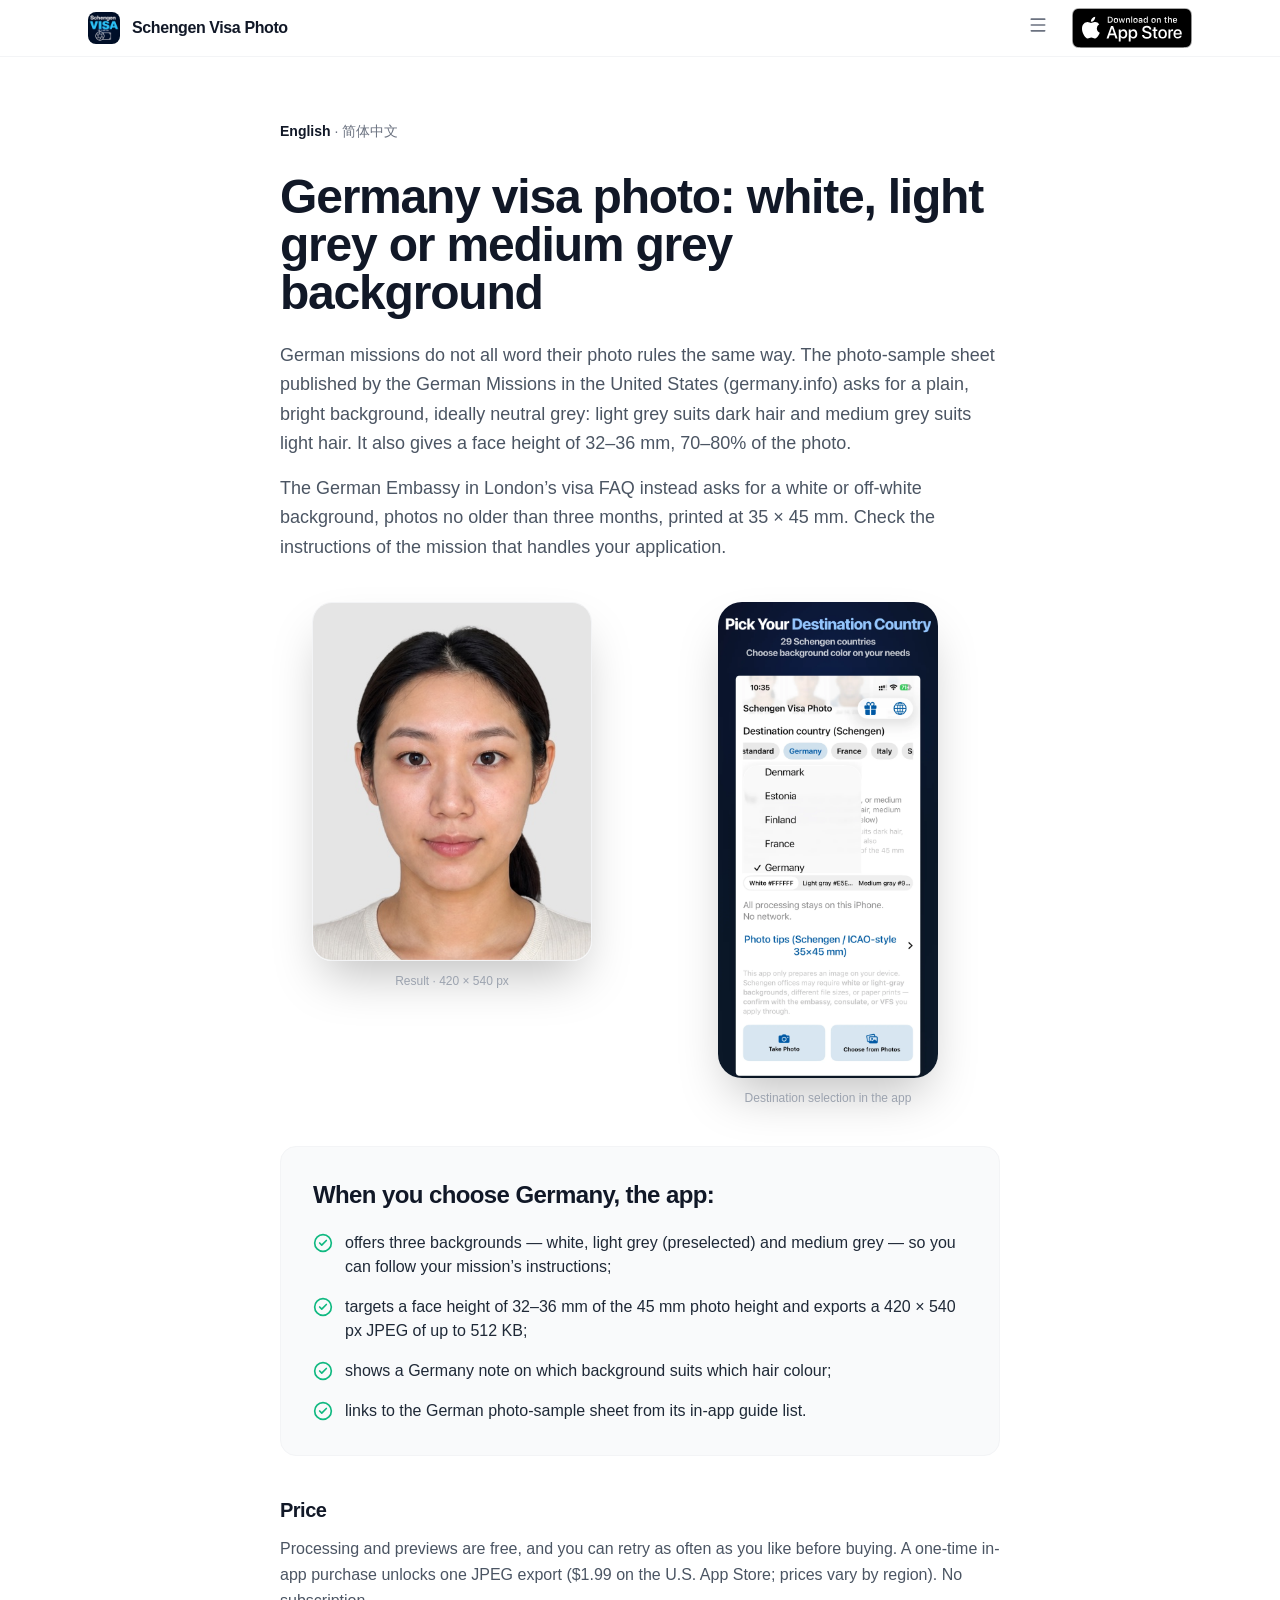
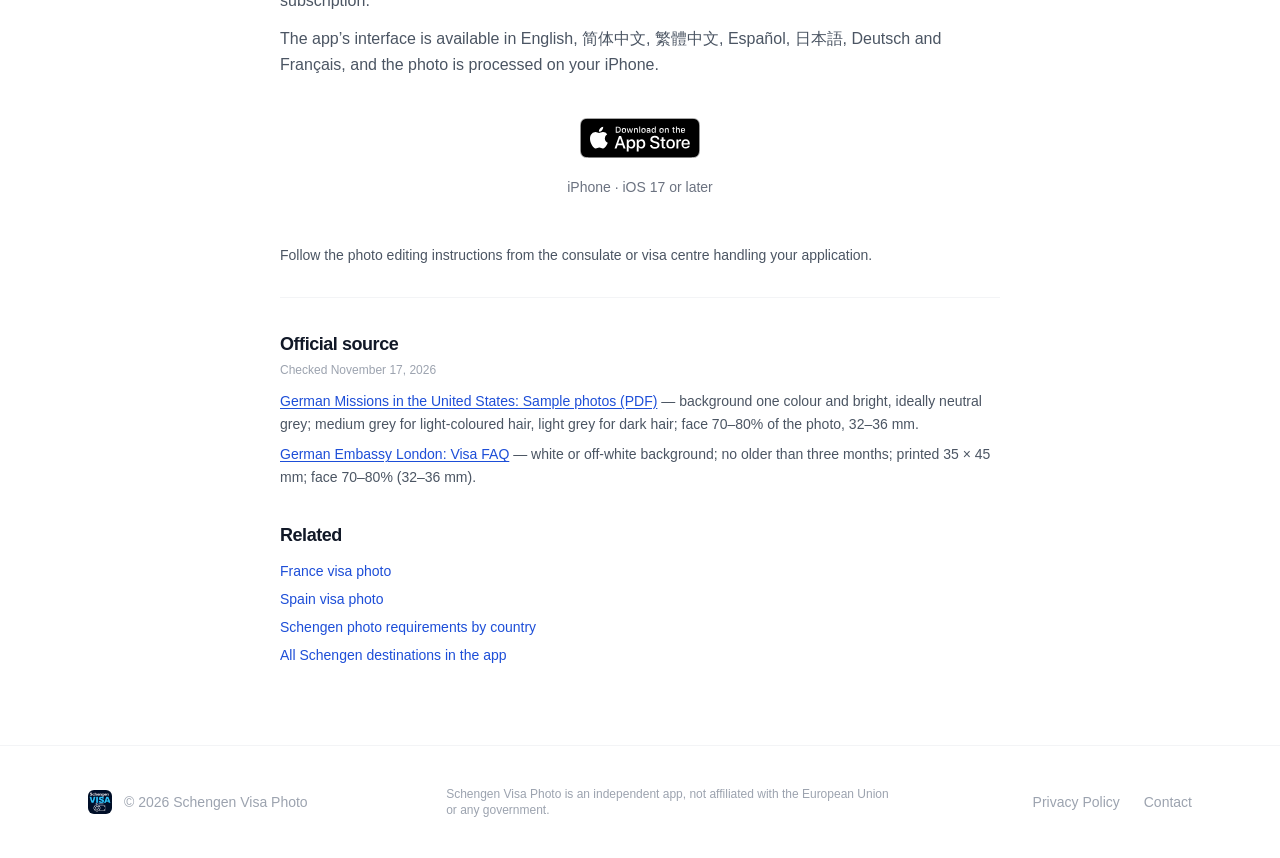
<file: germany-visa-photo/index.html>
<!DOCTYPE html>
<html lang="en">
<head>
    <meta charset="UTF-8">
    <meta name="viewport" content="width=device-width, initial-scale=1.0">
    <title>Germany Visa Photo: White or Grey | Schengen Visa Photo</title>
    <meta name="description" content="Germany visa photo on iPhone: choose white, light grey or medium grey, 32–36 mm face height, 35×45 mm JPEG. Free preview; pay only to export.">
    <link rel="canonical" href="https://schengen.visaphoto1tap.com/germany-visa-photo/">
    <link rel="alternate" hreflang="en" href="https://schengen.visaphoto1tap.com/germany-visa-photo/">
    <link rel="alternate" hreflang="zh-Hans" href="https://schengen.visaphoto1tap.com/zh-hans/germany-visa-photo/">
    <link rel="alternate" hreflang="x-default" href="https://schengen.visaphoto1tap.com/germany-visa-photo/">
    <link rel="icon" type="image/png" href="/AppIcon.png">
    <link rel="apple-touch-icon" href="/AppIcon.png">
    <meta name="theme-color" content="#1d4ed8">
    <meta property="og:type" content="website">
    <meta property="og:url" content="https://schengen.visaphoto1tap.com/germany-visa-photo/">
    <meta property="og:title" content="Germany Visa Photo: White or Grey | Schengen Visa Photo">
    <meta property="og:description" content="Germany visa photo on iPhone: choose white, light grey or medium grey, 32–36 mm face height, 35×45 mm JPEG. Free preview; pay only to export.">
    <meta property="og:image" content="https://schengen.visaphoto1tap.com/AppIcon.png">
    <meta name="twitter:card" content="summary">
<!-- Cloudflare Web Analytics --><script type="module" src="https://static.cloudflareinsights.com/beacon.min.js" data-cf-beacon='{"token": "2b00060c2f80410a93b787948fc4582d"}'></script><!-- End Cloudflare Web Analytics -->
<!-- Icons: inline SVG from Lucide (https://lucide.dev), ISC License, see /assets/licenses/lucide.txt -->
<link rel="stylesheet" href="/assets/tailwind.css">
<script defer src="/assets/store-clicks-v1.js"></script></head>
<body class="bg-white text-gray-900 font-sans antialiased">

    <nav class="sticky top-0 z-50 bg-white/80 backdrop-blur-lg border-b border-gray-100">
        <div class="max-w-6xl mx-auto px-6 h-14 flex items-center justify-between">
            <a href="/" class="flex items-center gap-3">
                <img src="/assets/icons/schengen.webp" alt="" class="w-8 h-8 rounded-lg" width="160" height="160" decoding="async">
                <span class="font-semibold text-gray-900 tracking-tight">Schengen Visa Photo</span>
            </a>
            <div class="flex items-center gap-6 text-sm">
                <div class="relative">
            <button type="button" id="app-switcher-btn" aria-haspopup="true" aria-expanded="false" aria-label="Other visa photo apps" class="p-2 -m-2 rounded-lg text-gray-500 hover:text-gray-900 hover:bg-gray-100 transition">
                <svg xmlns="http://www.w3.org/2000/svg" width="24" height="24" viewBox="0 0 24 24" fill="none" stroke="currentColor" stroke-width="2" stroke-linecap="round" stroke-linejoin="round" class="w-5 h-5 lucide lucide-menu" aria-hidden="true" focusable="false"><path d="M4 5h16"></path><path d="M4 12h16"></path><path d="M4 19h16"></path></svg>
            </button>
            <div id="app-switcher-menu" class="hidden fixed right-4 top-16 w-72 max-w-[calc(100vw-2rem)] bg-white rounded-2xl shadow-2xl border border-gray-100 py-2 z-50 text-left">
                <p class="px-4 py-2 text-xs font-semibold text-gray-400 uppercase tracking-wider">Our visa photo apps</p>
            <a href="https://us.visaphoto1tap.com/" class="flex items-center gap-3 px-4 py-2.5 hover:bg-gray-50 transition"><img src="/assets/icons/us.webp" alt="" class="w-8 h-8 rounded-lg flex-shrink-0" width="32" height="32" loading="lazy" decoding="async"><span class="text-sm font-medium text-gray-800">US Visa Photo</span></a>
            <a href="https://china.visaphoto1tap.com/" class="flex items-center gap-3 px-4 py-2.5 hover:bg-gray-50 transition"><img src="/assets/icons/china.webp" alt="" class="w-8 h-8 rounded-lg flex-shrink-0" width="32" height="32" loading="lazy" decoding="async"><span class="text-sm font-medium text-gray-800">China Visa Photo</span></a>
            <a href="https://schengen.visaphoto1tap.com/" class="flex items-center gap-3 px-4 py-2.5 bg-gray-50"><img src="/assets/icons/schengen.webp" alt="" class="w-8 h-8 rounded-lg flex-shrink-0" width="32" height="32" loading="lazy" decoding="async"><span class="text-sm font-semibold text-gray-900">Schengen Visa Photo</span><svg xmlns="http://www.w3.org/2000/svg" width="24" height="24" viewBox="0 0 24 24" fill="none" stroke="currentColor" stroke-width="2" stroke-linecap="round" stroke-linejoin="round" class="w-4 h-4 text-emerald-500 ml-auto flex-shrink-0 lucide lucide-check" aria-hidden="true" focusable="false"><path d="M20 6 9 17l-5-5"></path></svg></a>
            <a href="https://india.visaphoto1tap.com/" class="flex items-center gap-3 px-4 py-2.5 hover:bg-gray-50 transition"><img src="/assets/icons/india.webp" alt="" class="w-8 h-8 rounded-lg flex-shrink-0" width="32" height="32" loading="lazy" decoding="async"><span class="text-sm font-medium text-gray-800">India Visa Photo</span></a>
            <a href="https://japan.visaphoto1tap.com/" class="flex items-center gap-3 px-4 py-2.5 hover:bg-gray-50 transition"><img src="/assets/icons/japan.webp" alt="" class="w-8 h-8 rounded-lg flex-shrink-0" width="32" height="32" loading="lazy" decoding="async"><span class="text-sm font-medium text-gray-800">Japan Visa Photo</span></a>
            <a href="https://canada.visaphoto1tap.com/" class="flex items-center gap-3 px-4 py-2.5 hover:bg-gray-50 transition"><img src="/assets/icons/canada.webp" alt="" class="w-8 h-8 rounded-lg flex-shrink-0" width="32" height="32" loading="lazy" decoding="async"><span class="text-sm font-medium text-gray-800">Canada Visa Photo</span></a>
            </div>
        </div>
        <a href="https://apps.apple.com/app/apple-store/id6769272474?pt=128765534&amp;ct=web-eu-en-germany-schengen&amp;mt=8" target="_blank" rel="noopener noreferrer" class="inline-flex" data-acquisition-store="app-store" data-acquisition-app="schengen"><img src="/assets/app-store.svg" width="120" height="40" alt="Download on the App Store"></a>
            </div>
        </div>
    </nav>

    <main class="max-w-3xl mx-auto px-6 py-12 md:py-16">
        <nav aria-label="Language" class="text-sm text-gray-500 mb-8"><a href="/germany-visa-photo/" hreflang="en" lang="en" aria-current="page" class="font-semibold text-gray-900">English</a> · <a href="/zh-hans/germany-visa-photo/" hreflang="zh-Hans" lang="zh-Hans" class="hover:text-gray-900 transition">简体中文</a></nav>
        <h1 class="text-3xl md:text-5xl font-bold tracking-tight leading-tight mb-6">Germany visa photo: white, light grey or medium grey background</h1>
            <p class="text-lg text-gray-600 leading-relaxed mb-4">German missions do not all word their photo rules the same way. The photo-sample sheet published by the German Missions in the United States (germany.info) asks for a plain, bright background, ideally neutral grey: light grey suits dark hair and medium grey suits light hair. It also gives a face height of 32–36 mm, 70–80% of the photo.</p>
            <p class="text-lg text-gray-600 leading-relaxed mb-4">The German Embassy in London’s visa FAQ instead asks for a white or off-white background, photos no older than three months, printed at 35 × 45 mm. Check the instructions of the mission that handles your application.</p>

        <div class="grid sm:grid-cols-2 gap-8 items-start my-10">
            <figure>
                <img src="/demos/young-woman-lightgray.jpg" alt="Example export from Schengen Visa Photo: a woman with dark hair on a light grey background, 420 × 540 px" class="rounded-[1.25rem] shadow-2xl border border-gray-100 w-full max-w-[280px] h-auto mx-auto" width="420" height="540" decoding="async">
                <figcaption class="text-xs text-gray-400 text-center mt-3">Result · 420 × 540 px</figcaption>
            </figure>
            <figure>
                <img src="/appstore/inside-app-destination.webp" alt="Destination selection in the app" class="rounded-[1.5rem] shadow-2xl w-full max-w-[220px] h-auto mx-auto" width="1284" height="2778" loading="lazy" decoding="async">
                <figcaption class="text-xs text-gray-400 text-center mt-3">Destination selection in the app</figcaption>
            </figure>
        </div>

        <section class="bg-gray-50 border border-gray-100 rounded-2xl p-6 md:p-8 mb-10">
            <h2 class="text-xl md:text-2xl font-bold tracking-tight mb-5">When you choose Germany, the app:</h2>
            <ul class="space-y-4 text-gray-800">
                <li class="flex items-start gap-3"><svg xmlns="http://www.w3.org/2000/svg" width="24" height="24" viewBox="0 0 24 24" fill="none" stroke="currentColor" stroke-width="2" stroke-linecap="round" stroke-linejoin="round" class="w-5 h-5 text-emerald-500 flex-shrink-0 mt-0.5 lucide lucide-check-circle-2" aria-hidden="true" focusable="false"><circle cx="12" cy="12" r="10"></circle><path d="m16 9-5.5 5.5L8 12"></path></svg><span>offers three backgrounds — white, light grey (preselected) and medium grey — so you can follow your mission’s instructions;</span></li>
                <li class="flex items-start gap-3"><svg xmlns="http://www.w3.org/2000/svg" width="24" height="24" viewBox="0 0 24 24" fill="none" stroke="currentColor" stroke-width="2" stroke-linecap="round" stroke-linejoin="round" class="w-5 h-5 text-emerald-500 flex-shrink-0 mt-0.5 lucide lucide-check-circle-2" aria-hidden="true" focusable="false"><circle cx="12" cy="12" r="10"></circle><path d="m16 9-5.5 5.5L8 12"></path></svg><span>targets a face height of 32–36 mm of the 45 mm photo height and exports a 420 × 540 px JPEG of up to 512 KB;</span></li>
                <li class="flex items-start gap-3"><svg xmlns="http://www.w3.org/2000/svg" width="24" height="24" viewBox="0 0 24 24" fill="none" stroke="currentColor" stroke-width="2" stroke-linecap="round" stroke-linejoin="round" class="w-5 h-5 text-emerald-500 flex-shrink-0 mt-0.5 lucide lucide-check-circle-2" aria-hidden="true" focusable="false"><circle cx="12" cy="12" r="10"></circle><path d="m16 9-5.5 5.5L8 12"></path></svg><span>shows a Germany note on which background suits which hair colour;</span></li>
                <li class="flex items-start gap-3"><svg xmlns="http://www.w3.org/2000/svg" width="24" height="24" viewBox="0 0 24 24" fill="none" stroke="currentColor" stroke-width="2" stroke-linecap="round" stroke-linejoin="round" class="w-5 h-5 text-emerald-500 flex-shrink-0 mt-0.5 lucide lucide-check-circle-2" aria-hidden="true" focusable="false"><circle cx="12" cy="12" r="10"></circle><path d="m16 9-5.5 5.5L8 12"></path></svg><span>links to the German photo-sample sheet from its in-app guide list.</span></li>
            </ul>
        </section>

        <section class="mb-10">
            <h2 class="text-xl font-bold tracking-tight mb-3">Price</h2>
            <p class="text-gray-600 leading-relaxed mb-3">Processing and previews are free, and you can retry as often as you like before buying. A one-time in-app purchase unlocks one JPEG export ($1.99 on the U.S. App Store; prices vary by region). No subscription.</p>
            <p class="text-gray-600 leading-relaxed">The app’s interface is available in English, 简体中文, 繁體中文, Español, 日本語, Deutsch and Français, and the photo is processed on your iPhone.</p>
        </section>

        <div class="text-center mb-12">
            <a href="https://apps.apple.com/app/apple-store/id6769272474?pt=128765534&amp;ct=web-eu-en-germany-schengen&amp;mt=8" target="_blank" rel="noopener noreferrer" class="inline-flex" data-acquisition-store="app-store" data-acquisition-app="schengen"><img src="/assets/app-store.svg" width="120" height="40" alt="Download on the App Store"></a>
            <p class="text-gray-500 text-sm mt-3">iPhone · iOS 17 or later</p>
        </div>

        <p class="text-gray-600 text-sm mb-8">Follow the photo editing instructions from the consulate or visa centre handling your application.</p>

        <section class="border-t border-gray-100 pt-8 mb-8">
            <h2 class="text-lg font-bold tracking-tight mb-1">Official source</h2>
            <p class="text-xs text-gray-400 mb-3"><time datetime="2026-11-17">Checked November 17, 2026</time></p>
            <ul class="space-y-2 text-sm text-gray-600 leading-relaxed">
                <li><a href="https://www.germany.info/resource/blob/929404/6e3eee9fd4d86e16aaefe0e92d809332/visa-photo-examples-data.pdf" class="text-brand underline underline-offset-2 hover:text-brand-dark" rel="noopener">German Missions in the United States: Sample photos (PDF)</a> — background one colour and bright, ideally neutral grey; medium grey for light-coloured hair, light grey for dark hair; face 70–80% of the photo, 32–36 mm.</li>
                <li><a href="https://uk.diplo.de/uk-en/02/visa/visa-faq-2442852" class="text-brand underline underline-offset-2 hover:text-brand-dark" rel="noopener">German Embassy London: Visa FAQ</a> — white or off-white background; no older than three months; printed 35 × 45 mm; face 70–80% (32–36 mm).</li>
            </ul>
        </section>

        <section class="mb-4">
            <h2 class="text-lg font-bold tracking-tight mb-3">Related</h2>
            <ul class="space-y-2 text-sm">
                <li><a href="/france-visa-photo/" class="text-brand hover:text-brand-dark">France visa photo</a></li>
                <li><a href="/spain-visa-photo/" class="text-brand hover:text-brand-dark">Spain visa photo</a></li>
                <li><a href="https://visaphoto1tap.com/guides/schengen-visa-photo-requirements-by-country.html" class="text-brand hover:text-brand-dark">Schengen photo requirements by country</a></li>
                <li><a href="/#countries" class="text-brand hover:text-brand-dark">All Schengen destinations in the app</a></li>
            </ul>
        </section>
    </main>

    <footer class="border-t border-gray-100 py-10">
        <div class="max-w-6xl mx-auto px-6 flex flex-col md:flex-row items-center justify-between gap-4 text-sm text-gray-400">
            <div class="flex items-center gap-3">
                <img src="/assets/icons/schengen.webp" alt="" class="w-6 h-6 rounded-md" width="160" height="160" decoding="async" loading="lazy">
                <span>&copy; 2026 Schengen Visa Photo</span>
            </div>
            <p class="text-xs text-center md:text-left max-w-md">Schengen Visa Photo is an independent app, not affiliated with the European Union or any government.</p>
            <div class="flex items-center gap-6">
                <a href="/privacy.html" class="hover:text-gray-600 transition">Privacy Policy</a>
                <a href="mailto:zhangjj2007@yahoo.com" class="hover:text-gray-600 transition">Contact</a>
            </div>
        </div>
    </footer>

    <script>
        (function () {
            var btn = document.getElementById('app-switcher-btn');
            var menu = document.getElementById('app-switcher-menu');
            if (!btn || !menu) return;
            btn.addEventListener('click', function (e) {
                e.stopPropagation();
                var willOpen = menu.classList.contains('hidden');
                menu.classList.toggle('hidden', !willOpen);
                btn.setAttribute('aria-expanded', String(willOpen));
            });
            document.addEventListener('click', function (e) {
                if (!menu.classList.contains('hidden') && !menu.contains(e.target) && e.target !== btn) {
                    menu.classList.add('hidden');
                    btn.setAttribute('aria-expanded', 'false');
                }
            });
            document.addEventListener('keydown', function (e) {
                if (e.key === 'Escape') { menu.classList.add('hidden'); btn.setAttribute('aria-expanded', 'false'); }
            });
        })();
    </script>
</body>
</html>
</file>
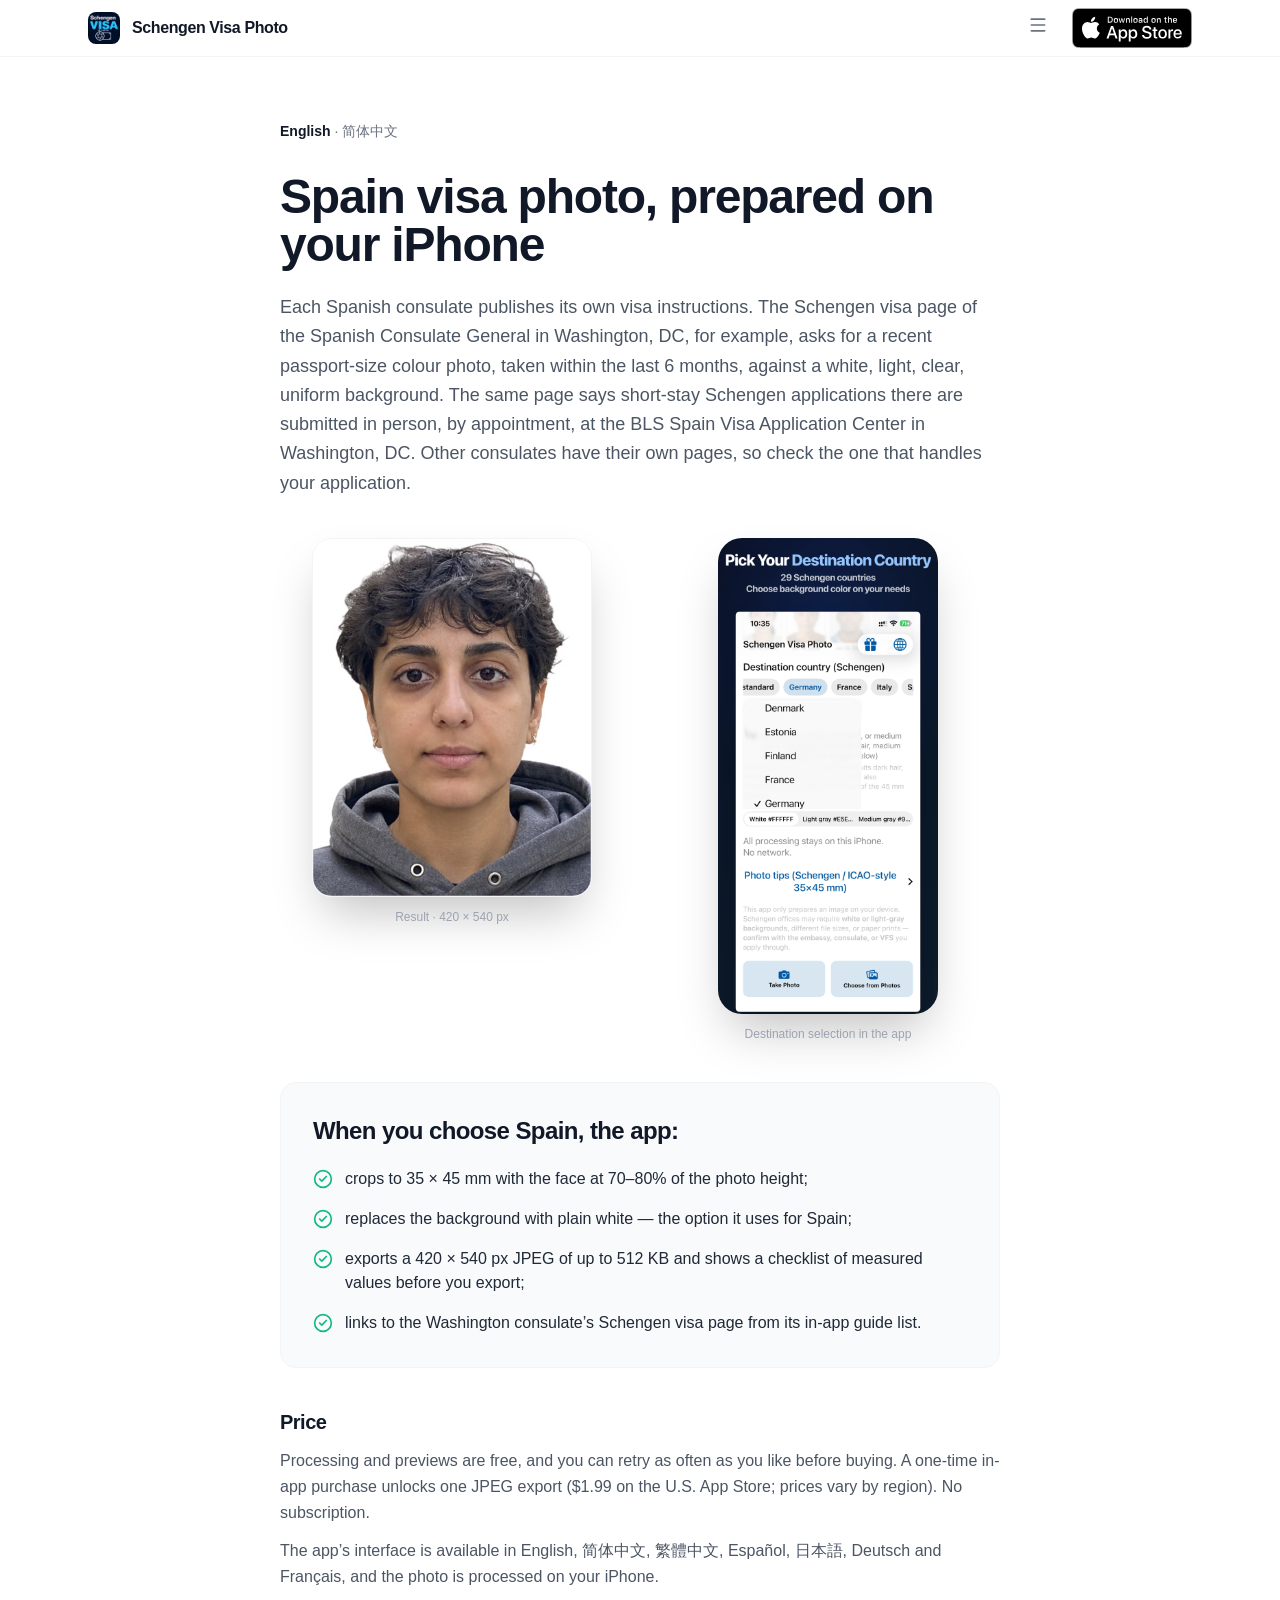
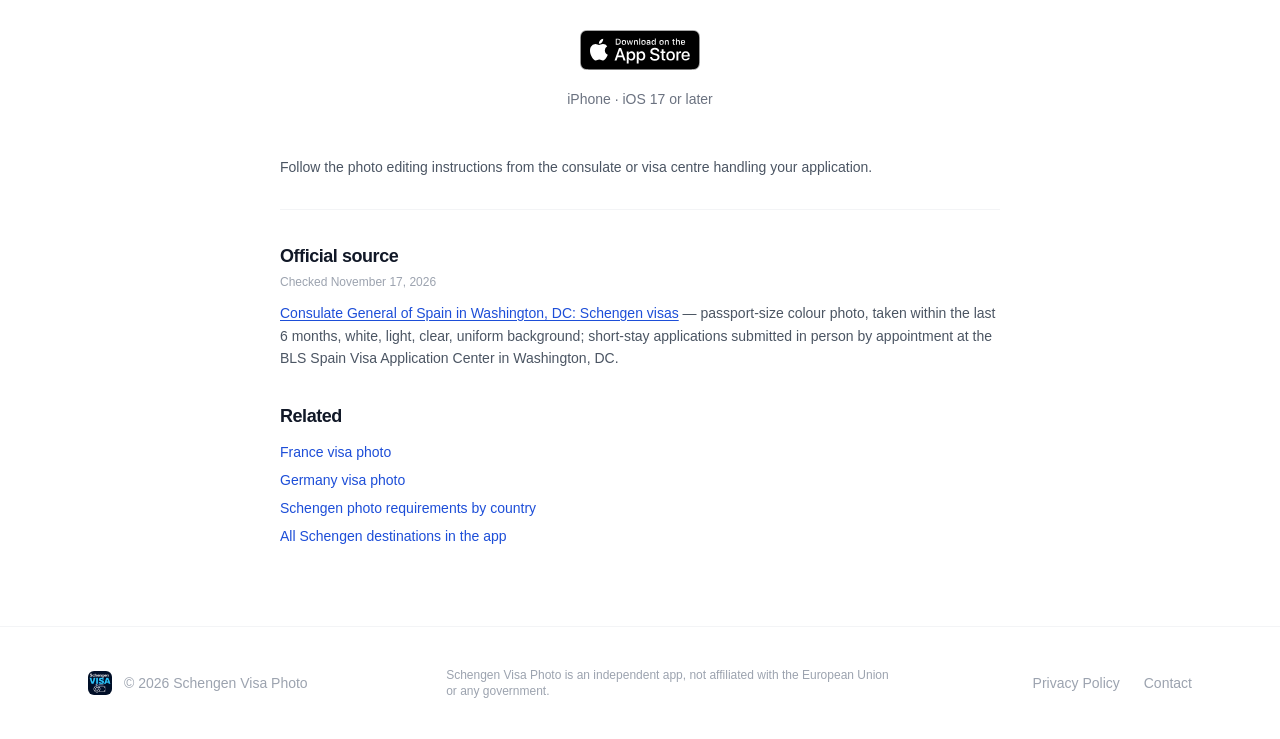
<file: spain-visa-photo/index.html>
<!DOCTYPE html>
<html lang="en">
<head>
    <meta charset="UTF-8">
    <meta name="viewport" content="width=device-width, initial-scale=1.0">
    <title>Spain Visa Photo 35×45 mm on iPhone | Schengen Visa Photo</title>
    <meta name="description" content="Prepare a Spain visa photo on your iPhone: 35×45 mm crop, white background, 420×540 px JPEG up to 512 KB. Free preview; pay only to export.">
    <link rel="canonical" href="https://schengen.visaphoto1tap.com/spain-visa-photo/">
    <link rel="alternate" hreflang="en" href="https://schengen.visaphoto1tap.com/spain-visa-photo/">
    <link rel="alternate" hreflang="zh-Hans" href="https://schengen.visaphoto1tap.com/zh-hans/spain-visa-photo/">
    <link rel="alternate" hreflang="x-default" href="https://schengen.visaphoto1tap.com/spain-visa-photo/">
    <link rel="icon" type="image/png" href="/AppIcon.png">
    <link rel="apple-touch-icon" href="/AppIcon.png">
    <meta name="theme-color" content="#1d4ed8">
    <meta property="og:type" content="website">
    <meta property="og:url" content="https://schengen.visaphoto1tap.com/spain-visa-photo/">
    <meta property="og:title" content="Spain Visa Photo 35×45 mm on iPhone | Schengen Visa Photo">
    <meta property="og:description" content="Prepare a Spain visa photo on your iPhone: 35×45 mm crop, white background, 420×540 px JPEG up to 512 KB. Free preview; pay only to export.">
    <meta property="og:image" content="https://schengen.visaphoto1tap.com/AppIcon.png">
    <meta name="twitter:card" content="summary">
<!-- Cloudflare Web Analytics --><script type="module" src="https://static.cloudflareinsights.com/beacon.min.js" data-cf-beacon='{"token": "2b00060c2f80410a93b787948fc4582d"}'></script><!-- End Cloudflare Web Analytics -->
<!-- Icons: inline SVG from Lucide (https://lucide.dev), ISC License, see /assets/licenses/lucide.txt -->
<link rel="stylesheet" href="/assets/tailwind.css">
<script defer src="/assets/store-clicks-v1.js"></script></head>
<body class="bg-white text-gray-900 font-sans antialiased">

    <nav class="sticky top-0 z-50 bg-white/80 backdrop-blur-lg border-b border-gray-100">
        <div class="max-w-6xl mx-auto px-6 h-14 flex items-center justify-between">
            <a href="/" class="flex items-center gap-3">
                <img src="/assets/icons/schengen.webp" alt="" class="w-8 h-8 rounded-lg" width="160" height="160" decoding="async">
                <span class="font-semibold text-gray-900 tracking-tight">Schengen Visa Photo</span>
            </a>
            <div class="flex items-center gap-6 text-sm">
                <div class="relative">
            <button type="button" id="app-switcher-btn" aria-haspopup="true" aria-expanded="false" aria-label="Other visa photo apps" class="p-2 -m-2 rounded-lg text-gray-500 hover:text-gray-900 hover:bg-gray-100 transition">
                <svg xmlns="http://www.w3.org/2000/svg" width="24" height="24" viewBox="0 0 24 24" fill="none" stroke="currentColor" stroke-width="2" stroke-linecap="round" stroke-linejoin="round" class="w-5 h-5 lucide lucide-menu" aria-hidden="true" focusable="false"><path d="M4 5h16"></path><path d="M4 12h16"></path><path d="M4 19h16"></path></svg>
            </button>
            <div id="app-switcher-menu" class="hidden fixed right-4 top-16 w-72 max-w-[calc(100vw-2rem)] bg-white rounded-2xl shadow-2xl border border-gray-100 py-2 z-50 text-left">
                <p class="px-4 py-2 text-xs font-semibold text-gray-400 uppercase tracking-wider">Our visa photo apps</p>
            <a href="https://us.visaphoto1tap.com/" class="flex items-center gap-3 px-4 py-2.5 hover:bg-gray-50 transition"><img src="/assets/icons/us.webp" alt="" class="w-8 h-8 rounded-lg flex-shrink-0" width="32" height="32" loading="lazy" decoding="async"><span class="text-sm font-medium text-gray-800">US Visa Photo</span></a>
            <a href="https://china.visaphoto1tap.com/" class="flex items-center gap-3 px-4 py-2.5 hover:bg-gray-50 transition"><img src="/assets/icons/china.webp" alt="" class="w-8 h-8 rounded-lg flex-shrink-0" width="32" height="32" loading="lazy" decoding="async"><span class="text-sm font-medium text-gray-800">China Visa Photo</span></a>
            <a href="https://schengen.visaphoto1tap.com/" class="flex items-center gap-3 px-4 py-2.5 bg-gray-50"><img src="/assets/icons/schengen.webp" alt="" class="w-8 h-8 rounded-lg flex-shrink-0" width="32" height="32" loading="lazy" decoding="async"><span class="text-sm font-semibold text-gray-900">Schengen Visa Photo</span><svg xmlns="http://www.w3.org/2000/svg" width="24" height="24" viewBox="0 0 24 24" fill="none" stroke="currentColor" stroke-width="2" stroke-linecap="round" stroke-linejoin="round" class="w-4 h-4 text-emerald-500 ml-auto flex-shrink-0 lucide lucide-check" aria-hidden="true" focusable="false"><path d="M20 6 9 17l-5-5"></path></svg></a>
            <a href="https://india.visaphoto1tap.com/" class="flex items-center gap-3 px-4 py-2.5 hover:bg-gray-50 transition"><img src="/assets/icons/india.webp" alt="" class="w-8 h-8 rounded-lg flex-shrink-0" width="32" height="32" loading="lazy" decoding="async"><span class="text-sm font-medium text-gray-800">India Visa Photo</span></a>
            <a href="https://japan.visaphoto1tap.com/" class="flex items-center gap-3 px-4 py-2.5 hover:bg-gray-50 transition"><img src="/assets/icons/japan.webp" alt="" class="w-8 h-8 rounded-lg flex-shrink-0" width="32" height="32" loading="lazy" decoding="async"><span class="text-sm font-medium text-gray-800">Japan Visa Photo</span></a>
            <a href="https://canada.visaphoto1tap.com/" class="flex items-center gap-3 px-4 py-2.5 hover:bg-gray-50 transition"><img src="/assets/icons/canada.webp" alt="" class="w-8 h-8 rounded-lg flex-shrink-0" width="32" height="32" loading="lazy" decoding="async"><span class="text-sm font-medium text-gray-800">Canada Visa Photo</span></a>
            </div>
        </div>
        <a href="https://apps.apple.com/app/apple-store/id6769272474?pt=128765534&amp;ct=web-eu-en-spain-schengen&amp;mt=8" target="_blank" rel="noopener noreferrer" class="inline-flex" data-acquisition-store="app-store" data-acquisition-app="schengen"><img src="/assets/app-store.svg" width="120" height="40" alt="Download on the App Store"></a>
            </div>
        </div>
    </nav>

    <main class="max-w-3xl mx-auto px-6 py-12 md:py-16">
        <nav aria-label="Language" class="text-sm text-gray-500 mb-8"><a href="/spain-visa-photo/" hreflang="en" lang="en" aria-current="page" class="font-semibold text-gray-900">English</a> · <a href="/zh-hans/spain-visa-photo/" hreflang="zh-Hans" lang="zh-Hans" class="hover:text-gray-900 transition">简体中文</a></nav>
        <h1 class="text-3xl md:text-5xl font-bold tracking-tight leading-tight mb-6">Spain visa photo, prepared on your iPhone</h1>
            <p class="text-lg text-gray-600 leading-relaxed mb-4">Each Spanish consulate publishes its own visa instructions. The Schengen visa page of the Spanish Consulate General in Washington, DC, for example, asks for a recent passport-size colour photo, taken within the last 6 months, against a white, light, clear, uniform background. The same page says short-stay Schengen applications there are submitted in person, by appointment, at the BLS Spain Visa Application Center in Washington, DC. Other consulates have their own pages, so check the one that handles your application.</p>

        <div class="grid sm:grid-cols-2 gap-8 items-start my-10">
            <figure>
                <img src="/demos/demo-05-result.jpg" alt="Example export from Schengen Visa Photo: a person on a plain white background, 420 × 540 px" class="rounded-[1.25rem] shadow-2xl border border-gray-100 w-full max-w-[280px] h-auto mx-auto" width="420" height="540" decoding="async">
                <figcaption class="text-xs text-gray-400 text-center mt-3">Result · 420 × 540 px</figcaption>
            </figure>
            <figure>
                <img src="/appstore/inside-app-destination.webp" alt="Destination selection in the app" class="rounded-[1.5rem] shadow-2xl w-full max-w-[220px] h-auto mx-auto" width="1284" height="2778" loading="lazy" decoding="async">
                <figcaption class="text-xs text-gray-400 text-center mt-3">Destination selection in the app</figcaption>
            </figure>
        </div>

        <section class="bg-gray-50 border border-gray-100 rounded-2xl p-6 md:p-8 mb-10">
            <h2 class="text-xl md:text-2xl font-bold tracking-tight mb-5">When you choose Spain, the app:</h2>
            <ul class="space-y-4 text-gray-800">
                <li class="flex items-start gap-3"><svg xmlns="http://www.w3.org/2000/svg" width="24" height="24" viewBox="0 0 24 24" fill="none" stroke="currentColor" stroke-width="2" stroke-linecap="round" stroke-linejoin="round" class="w-5 h-5 text-emerald-500 flex-shrink-0 mt-0.5 lucide lucide-check-circle-2" aria-hidden="true" focusable="false"><circle cx="12" cy="12" r="10"></circle><path d="m16 9-5.5 5.5L8 12"></path></svg><span>crops to 35 × 45 mm with the face at 70–80% of the photo height;</span></li>
                <li class="flex items-start gap-3"><svg xmlns="http://www.w3.org/2000/svg" width="24" height="24" viewBox="0 0 24 24" fill="none" stroke="currentColor" stroke-width="2" stroke-linecap="round" stroke-linejoin="round" class="w-5 h-5 text-emerald-500 flex-shrink-0 mt-0.5 lucide lucide-check-circle-2" aria-hidden="true" focusable="false"><circle cx="12" cy="12" r="10"></circle><path d="m16 9-5.5 5.5L8 12"></path></svg><span>replaces the background with plain white — the option it uses for Spain;</span></li>
                <li class="flex items-start gap-3"><svg xmlns="http://www.w3.org/2000/svg" width="24" height="24" viewBox="0 0 24 24" fill="none" stroke="currentColor" stroke-width="2" stroke-linecap="round" stroke-linejoin="round" class="w-5 h-5 text-emerald-500 flex-shrink-0 mt-0.5 lucide lucide-check-circle-2" aria-hidden="true" focusable="false"><circle cx="12" cy="12" r="10"></circle><path d="m16 9-5.5 5.5L8 12"></path></svg><span>exports a 420 × 540 px JPEG of up to 512 KB and shows a checklist of measured values before you export;</span></li>
                <li class="flex items-start gap-3"><svg xmlns="http://www.w3.org/2000/svg" width="24" height="24" viewBox="0 0 24 24" fill="none" stroke="currentColor" stroke-width="2" stroke-linecap="round" stroke-linejoin="round" class="w-5 h-5 text-emerald-500 flex-shrink-0 mt-0.5 lucide lucide-check-circle-2" aria-hidden="true" focusable="false"><circle cx="12" cy="12" r="10"></circle><path d="m16 9-5.5 5.5L8 12"></path></svg><span>links to the Washington consulate’s Schengen visa page from its in-app guide list.</span></li>
            </ul>
        </section>

        <section class="mb-10">
            <h2 class="text-xl font-bold tracking-tight mb-3">Price</h2>
            <p class="text-gray-600 leading-relaxed mb-3">Processing and previews are free, and you can retry as often as you like before buying. A one-time in-app purchase unlocks one JPEG export ($1.99 on the U.S. App Store; prices vary by region). No subscription.</p>
            <p class="text-gray-600 leading-relaxed">The app’s interface is available in English, 简体中文, 繁體中文, Español, 日本語, Deutsch and Français, and the photo is processed on your iPhone.</p>
        </section>

        <div class="text-center mb-12">
            <a href="https://apps.apple.com/app/apple-store/id6769272474?pt=128765534&amp;ct=web-eu-en-spain-schengen&amp;mt=8" target="_blank" rel="noopener noreferrer" class="inline-flex" data-acquisition-store="app-store" data-acquisition-app="schengen"><img src="/assets/app-store.svg" width="120" height="40" alt="Download on the App Store"></a>
            <p class="text-gray-500 text-sm mt-3">iPhone · iOS 17 or later</p>
        </div>

        <p class="text-gray-600 text-sm mb-8">Follow the photo editing instructions from the consulate or visa centre handling your application.</p>

        <section class="border-t border-gray-100 pt-8 mb-8">
            <h2 class="text-lg font-bold tracking-tight mb-1">Official source</h2>
            <p class="text-xs text-gray-400 mb-3"><time datetime="2026-11-17">Checked November 17, 2026</time></p>
            <ul class="space-y-2 text-sm text-gray-600 leading-relaxed">
                <li><a href="https://www.exteriores.gob.es/Consulados/washington/en/ServiciosConsulares/Paginas/Consular/Visados-Schengen.aspx" class="text-brand underline underline-offset-2 hover:text-brand-dark" rel="noopener">Consulate General of Spain in Washington, DC: Schengen visas</a> — passport-size colour photo, taken within the last 6 months, white, light, clear, uniform background; short-stay applications submitted in person by appointment at the BLS Spain Visa Application Center in Washington, DC.</li>
            </ul>
        </section>

        <section class="mb-4">
            <h2 class="text-lg font-bold tracking-tight mb-3">Related</h2>
            <ul class="space-y-2 text-sm">
                <li><a href="/france-visa-photo/" class="text-brand hover:text-brand-dark">France visa photo</a></li>
                <li><a href="/germany-visa-photo/" class="text-brand hover:text-brand-dark">Germany visa photo</a></li>
                <li><a href="https://visaphoto1tap.com/guides/schengen-visa-photo-requirements-by-country.html" class="text-brand hover:text-brand-dark">Schengen photo requirements by country</a></li>
                <li><a href="/#countries" class="text-brand hover:text-brand-dark">All Schengen destinations in the app</a></li>
            </ul>
        </section>
    </main>

    <footer class="border-t border-gray-100 py-10">
        <div class="max-w-6xl mx-auto px-6 flex flex-col md:flex-row items-center justify-between gap-4 text-sm text-gray-400">
            <div class="flex items-center gap-3">
                <img src="/assets/icons/schengen.webp" alt="" class="w-6 h-6 rounded-md" width="160" height="160" decoding="async" loading="lazy">
                <span>&copy; 2026 Schengen Visa Photo</span>
            </div>
            <p class="text-xs text-center md:text-left max-w-md">Schengen Visa Photo is an independent app, not affiliated with the European Union or any government.</p>
            <div class="flex items-center gap-6">
                <a href="/privacy.html" class="hover:text-gray-600 transition">Privacy Policy</a>
                <a href="mailto:zhangjj2007@yahoo.com" class="hover:text-gray-600 transition">Contact</a>
            </div>
        </div>
    </footer>

    <script>
        (function () {
            var btn = document.getElementById('app-switcher-btn');
            var menu = document.getElementById('app-switcher-menu');
            if (!btn || !menu) return;
            btn.addEventListener('click', function (e) {
                e.stopPropagation();
                var willOpen = menu.classList.contains('hidden');
                menu.classList.toggle('hidden', !willOpen);
                btn.setAttribute('aria-expanded', String(willOpen));
            });
            document.addEventListener('click', function (e) {
                if (!menu.classList.contains('hidden') && !menu.contains(e.target) && e.target !== btn) {
                    menu.classList.add('hidden');
                    btn.setAttribute('aria-expanded', 'false');
                }
            });
            document.addEventListener('keydown', function (e) {
                if (e.key === 'Escape') { menu.classList.add('hidden'); btn.setAttribute('aria-expanded', 'false'); }
            });
        })();
    </script>
</body>
</html>
</file>
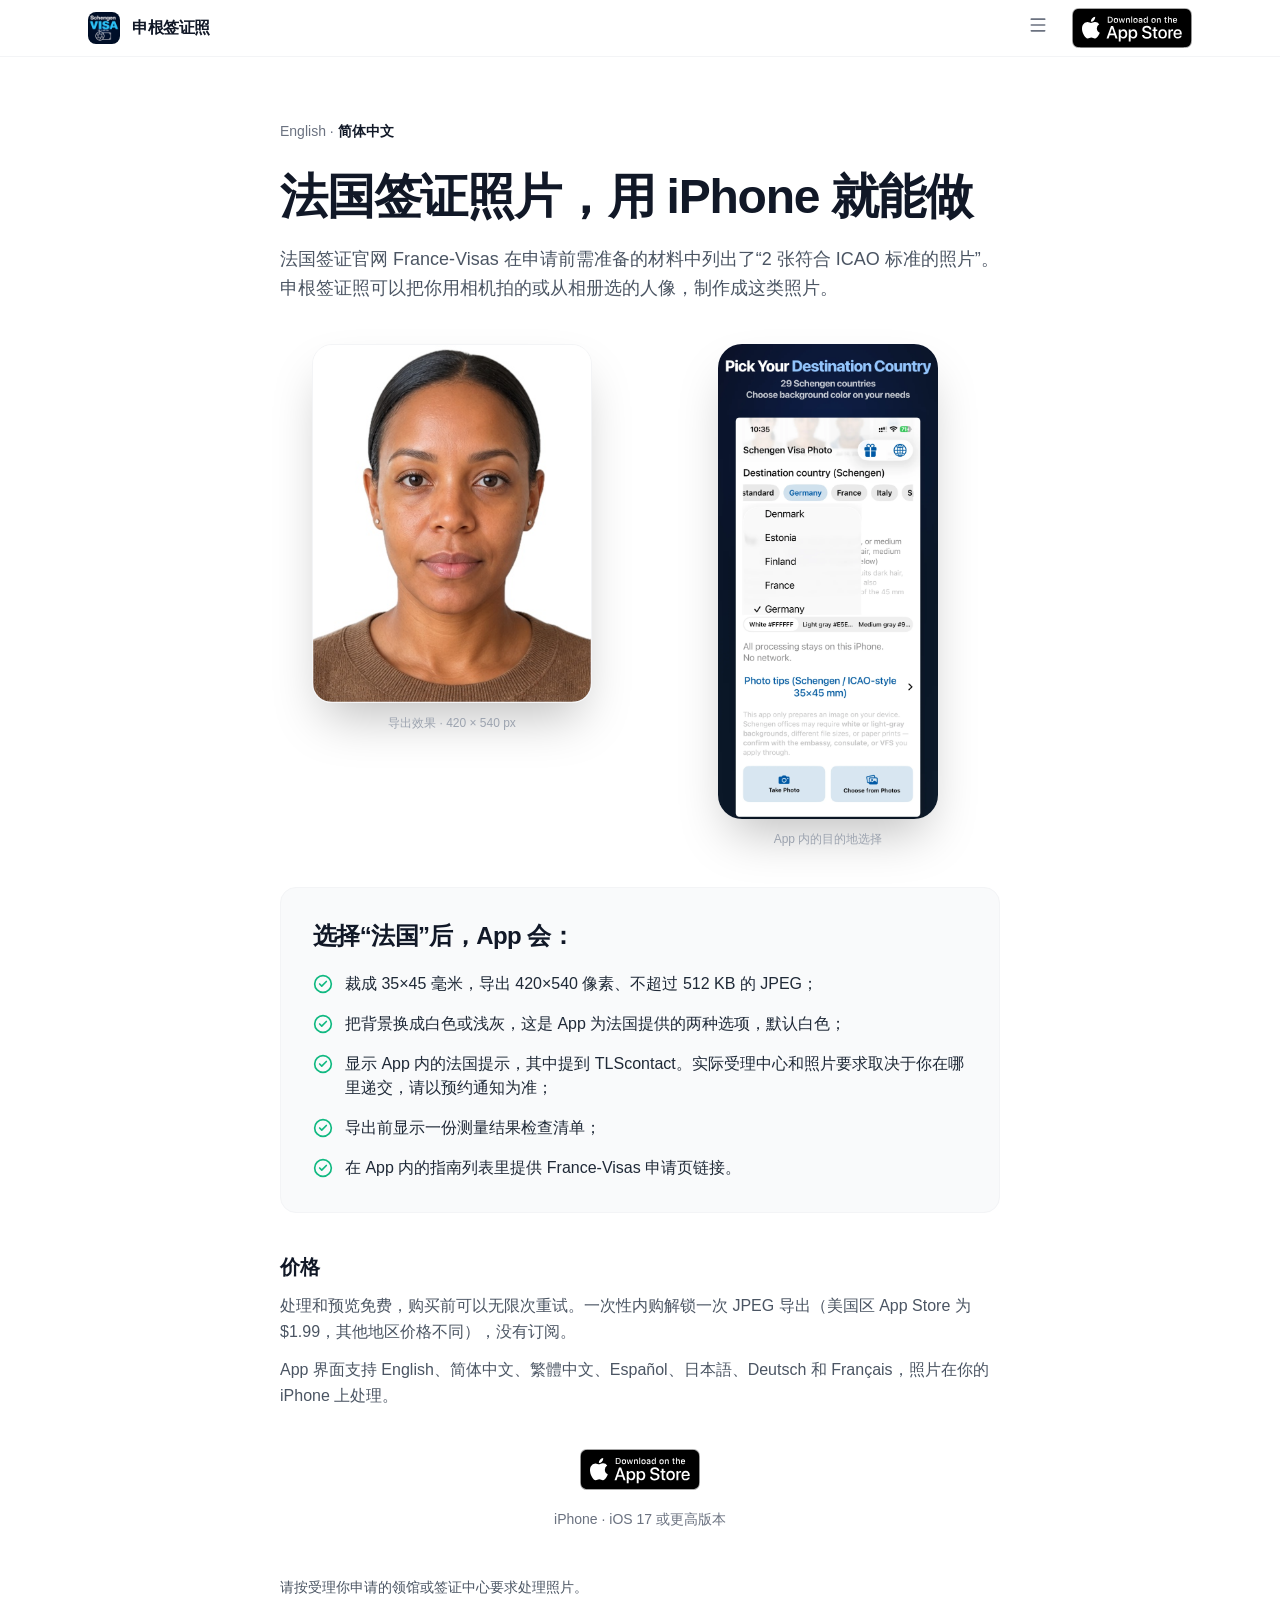
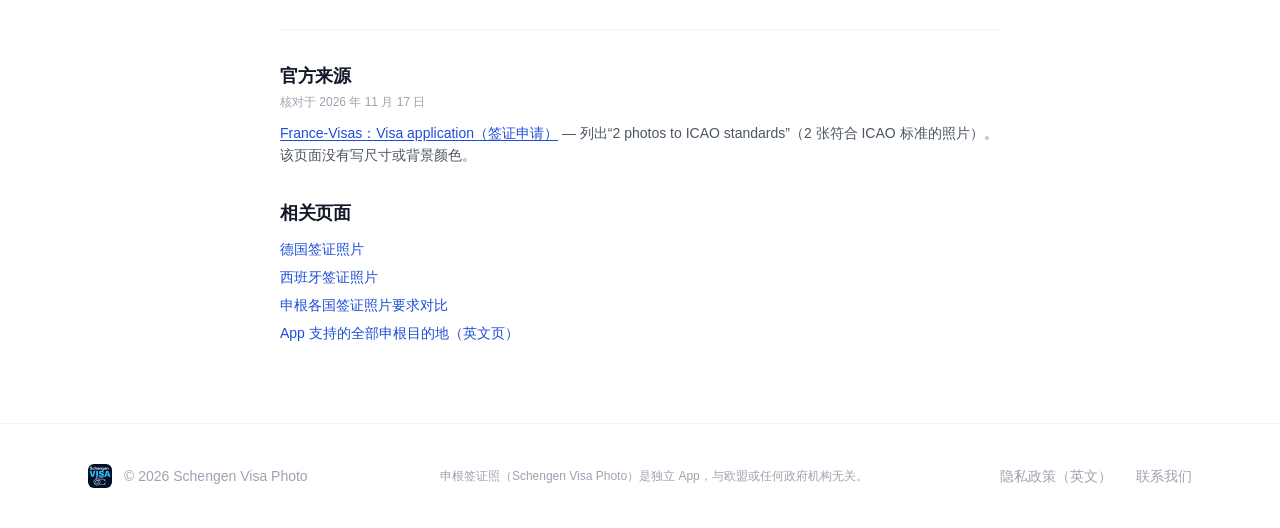
<file: zh-hans/france-visa-photo/index.html>
<!DOCTYPE html>
<html lang="zh-Hans">
<head>
    <meta charset="UTF-8">
    <meta name="viewport" content="width=device-width, initial-scale=1.0">
    <title>法国签证照片 35×45 毫米，iPhone 制作｜申根签证照</title>
    <meta name="description" content="用 iPhone 制作法国签证照片：选择法国，白色或浅灰背景，35×45 毫米裁剪，420×540 像素 JPEG。免费预览，导出时付费。">
    <link rel="canonical" href="https://schengen.visaphoto1tap.com/zh-hans/france-visa-photo/">
    <link rel="alternate" hreflang="en" href="https://schengen.visaphoto1tap.com/france-visa-photo/">
    <link rel="alternate" hreflang="zh-Hans" href="https://schengen.visaphoto1tap.com/zh-hans/france-visa-photo/">
    <link rel="alternate" hreflang="x-default" href="https://schengen.visaphoto1tap.com/france-visa-photo/">
    <link rel="icon" type="image/png" href="/AppIcon.png">
    <link rel="apple-touch-icon" href="/AppIcon.png">
    <meta name="theme-color" content="#1d4ed8">
    <meta property="og:type" content="website">
    <meta property="og:url" content="https://schengen.visaphoto1tap.com/zh-hans/france-visa-photo/">
    <meta property="og:title" content="法国签证照片 35×45 毫米，iPhone 制作｜申根签证照">
    <meta property="og:description" content="用 iPhone 制作法国签证照片：选择法国，白色或浅灰背景，35×45 毫米裁剪，420×540 像素 JPEG。免费预览，导出时付费。">
    <meta property="og:image" content="https://schengen.visaphoto1tap.com/AppIcon.png">
    <meta name="twitter:card" content="summary">
<!-- Cloudflare Web Analytics --><script type="module" src="https://static.cloudflareinsights.com/beacon.min.js" data-cf-beacon='{"token": "2b00060c2f80410a93b787948fc4582d"}'></script><!-- End Cloudflare Web Analytics -->
<!-- Icons: inline SVG from Lucide (https://lucide.dev), ISC License, see /assets/licenses/lucide.txt -->
<link rel="stylesheet" href="/assets/tailwind.css">
<script defer src="/assets/store-clicks-v1.js"></script></head>
<body class="bg-white text-gray-900 font-sans antialiased">

    <nav class="sticky top-0 z-50 bg-white/80 backdrop-blur-lg border-b border-gray-100">
        <div class="max-w-6xl mx-auto px-6 h-14 flex items-center justify-between">
            <a href="/" class="flex items-center gap-3">
                <img src="/assets/icons/schengen.webp" alt="" class="w-8 h-8 rounded-lg" width="160" height="160" decoding="async">
                <span class="font-semibold text-gray-900 tracking-tight">申根签证照</span>
            </a>
            <div class="flex items-center gap-6 text-sm">
                <div class="relative">
            <button type="button" id="app-switcher-btn" aria-haspopup="true" aria-expanded="false" aria-label="其他签证照片 App" class="p-2 -m-2 rounded-lg text-gray-500 hover:text-gray-900 hover:bg-gray-100 transition">
                <svg xmlns="http://www.w3.org/2000/svg" width="24" height="24" viewBox="0 0 24 24" fill="none" stroke="currentColor" stroke-width="2" stroke-linecap="round" stroke-linejoin="round" class="w-5 h-5 lucide lucide-menu" aria-hidden="true" focusable="false"><path d="M4 5h16"></path><path d="M4 12h16"></path><path d="M4 19h16"></path></svg>
            </button>
            <div id="app-switcher-menu" class="hidden fixed right-4 top-16 w-72 max-w-[calc(100vw-2rem)] bg-white rounded-2xl shadow-2xl border border-gray-100 py-2 z-50 text-left">
                <p class="px-4 py-2 text-xs font-semibold text-gray-400 uppercase tracking-wider">我们的签证照片 App</p>
            <a href="https://us.visaphoto1tap.com/" class="flex items-center gap-3 px-4 py-2.5 hover:bg-gray-50 transition"><img src="/assets/icons/us.webp" alt="" class="w-8 h-8 rounded-lg flex-shrink-0" width="32" height="32" loading="lazy" decoding="async"><span class="text-sm font-medium text-gray-800">US Visa Photo</span></a>
            <a href="https://china.visaphoto1tap.com/" class="flex items-center gap-3 px-4 py-2.5 hover:bg-gray-50 transition"><img src="/assets/icons/china.webp" alt="" class="w-8 h-8 rounded-lg flex-shrink-0" width="32" height="32" loading="lazy" decoding="async"><span class="text-sm font-medium text-gray-800">China Visa Photo</span></a>
            <a href="https://schengen.visaphoto1tap.com/" class="flex items-center gap-3 px-4 py-2.5 bg-gray-50"><img src="/assets/icons/schengen.webp" alt="" class="w-8 h-8 rounded-lg flex-shrink-0" width="32" height="32" loading="lazy" decoding="async"><span class="text-sm font-semibold text-gray-900">Schengen Visa Photo</span><svg xmlns="http://www.w3.org/2000/svg" width="24" height="24" viewBox="0 0 24 24" fill="none" stroke="currentColor" stroke-width="2" stroke-linecap="round" stroke-linejoin="round" class="w-4 h-4 text-emerald-500 ml-auto flex-shrink-0 lucide lucide-check" aria-hidden="true" focusable="false"><path d="M20 6 9 17l-5-5"></path></svg></a>
            <a href="https://india.visaphoto1tap.com/" class="flex items-center gap-3 px-4 py-2.5 hover:bg-gray-50 transition"><img src="/assets/icons/india.webp" alt="" class="w-8 h-8 rounded-lg flex-shrink-0" width="32" height="32" loading="lazy" decoding="async"><span class="text-sm font-medium text-gray-800">India Visa Photo</span></a>
            <a href="https://japan.visaphoto1tap.com/" class="flex items-center gap-3 px-4 py-2.5 hover:bg-gray-50 transition"><img src="/assets/icons/japan.webp" alt="" class="w-8 h-8 rounded-lg flex-shrink-0" width="32" height="32" loading="lazy" decoding="async"><span class="text-sm font-medium text-gray-800">Japan Visa Photo</span></a>
            <a href="https://canada.visaphoto1tap.com/" class="flex items-center gap-3 px-4 py-2.5 hover:bg-gray-50 transition"><img src="/assets/icons/canada.webp" alt="" class="w-8 h-8 rounded-lg flex-shrink-0" width="32" height="32" loading="lazy" decoding="async"><span class="text-sm font-medium text-gray-800">Canada Visa Photo</span></a>
            </div>
        </div>
        <a href="https://apps.apple.com/app/apple-store/id6769272474?pt=128765534&amp;ct=web-eu-zhs-france-schengen&amp;mt=8" target="_blank" rel="noopener noreferrer" class="inline-flex" data-acquisition-store="app-store" data-acquisition-app="schengen"><img src="/assets/app-store.svg" width="120" height="40" alt="在 App Store 下载"></a>
            </div>
        </div>
    </nav>

    <main class="max-w-3xl mx-auto px-6 py-12 md:py-16">
        <nav aria-label="语言" class="text-sm text-gray-500 mb-8"><a href="/france-visa-photo/" hreflang="en" lang="en" class="hover:text-gray-900 transition">English</a> · <a href="/zh-hans/france-visa-photo/" hreflang="zh-Hans" lang="zh-Hans" aria-current="page" class="font-semibold text-gray-900">简体中文</a></nav>
        <h1 class="text-3xl md:text-5xl font-bold tracking-tight leading-tight mb-6">法国签证照片，用 iPhone 就能做</h1>
            <p class="text-lg text-gray-600 leading-relaxed mb-4">法国签证官网 France-Visas 在申请前需准备的材料中列出了“2 张符合 ICAO 标准的照片”。申根签证照可以把你用相机拍的或从相册选的人像，制作成这类照片。</p>

        <div class="grid sm:grid-cols-2 gap-8 items-start my-10">
            <figure>
                <img src="/demos/demo-06-result.jpg" alt="申根签证照导出示例：纯白背景人像，420×540 像素" class="rounded-[1.25rem] shadow-2xl border border-gray-100 w-full max-w-[280px] h-auto mx-auto" width="420" height="540" decoding="async">
                <figcaption class="text-xs text-gray-400 text-center mt-3">导出效果 · 420 × 540 px</figcaption>
            </figure>
            <figure>
                <img src="/appstore/inside-app-destination.webp" alt="App 内的目的地选择" class="rounded-[1.5rem] shadow-2xl w-full max-w-[220px] h-auto mx-auto" width="1284" height="2778" loading="lazy" decoding="async">
                <figcaption class="text-xs text-gray-400 text-center mt-3">App 内的目的地选择</figcaption>
            </figure>
        </div>

        <section class="bg-gray-50 border border-gray-100 rounded-2xl p-6 md:p-8 mb-10">
            <h2 class="text-xl md:text-2xl font-bold tracking-tight mb-5">选择“法国”后，App 会：</h2>
            <ul class="space-y-4 text-gray-800">
                <li class="flex items-start gap-3"><svg xmlns="http://www.w3.org/2000/svg" width="24" height="24" viewBox="0 0 24 24" fill="none" stroke="currentColor" stroke-width="2" stroke-linecap="round" stroke-linejoin="round" class="w-5 h-5 text-emerald-500 flex-shrink-0 mt-0.5 lucide lucide-check-circle-2" aria-hidden="true" focusable="false"><circle cx="12" cy="12" r="10"></circle><path d="m16 9-5.5 5.5L8 12"></path></svg><span>裁成 35×45 毫米，导出 420×540 像素、不超过 512 KB 的 JPEG；</span></li>
                <li class="flex items-start gap-3"><svg xmlns="http://www.w3.org/2000/svg" width="24" height="24" viewBox="0 0 24 24" fill="none" stroke="currentColor" stroke-width="2" stroke-linecap="round" stroke-linejoin="round" class="w-5 h-5 text-emerald-500 flex-shrink-0 mt-0.5 lucide lucide-check-circle-2" aria-hidden="true" focusable="false"><circle cx="12" cy="12" r="10"></circle><path d="m16 9-5.5 5.5L8 12"></path></svg><span>把背景换成白色或浅灰，这是 App 为法国提供的两种选项，默认白色；</span></li>
                <li class="flex items-start gap-3"><svg xmlns="http://www.w3.org/2000/svg" width="24" height="24" viewBox="0 0 24 24" fill="none" stroke="currentColor" stroke-width="2" stroke-linecap="round" stroke-linejoin="round" class="w-5 h-5 text-emerald-500 flex-shrink-0 mt-0.5 lucide lucide-check-circle-2" aria-hidden="true" focusable="false"><circle cx="12" cy="12" r="10"></circle><path d="m16 9-5.5 5.5L8 12"></path></svg><span>显示 App 内的法国提示，其中提到 TLScontact。实际受理中心和照片要求取决于你在哪里递交，请以预约通知为准；</span></li>
                <li class="flex items-start gap-3"><svg xmlns="http://www.w3.org/2000/svg" width="24" height="24" viewBox="0 0 24 24" fill="none" stroke="currentColor" stroke-width="2" stroke-linecap="round" stroke-linejoin="round" class="w-5 h-5 text-emerald-500 flex-shrink-0 mt-0.5 lucide lucide-check-circle-2" aria-hidden="true" focusable="false"><circle cx="12" cy="12" r="10"></circle><path d="m16 9-5.5 5.5L8 12"></path></svg><span>导出前显示一份测量结果检查清单；</span></li>
                <li class="flex items-start gap-3"><svg xmlns="http://www.w3.org/2000/svg" width="24" height="24" viewBox="0 0 24 24" fill="none" stroke="currentColor" stroke-width="2" stroke-linecap="round" stroke-linejoin="round" class="w-5 h-5 text-emerald-500 flex-shrink-0 mt-0.5 lucide lucide-check-circle-2" aria-hidden="true" focusable="false"><circle cx="12" cy="12" r="10"></circle><path d="m16 9-5.5 5.5L8 12"></path></svg><span>在 App 内的指南列表里提供 France-Visas 申请页链接。</span></li>
            </ul>
        </section>

        <section class="mb-10">
            <h2 class="text-xl font-bold tracking-tight mb-3">价格</h2>
            <p class="text-gray-600 leading-relaxed mb-3">处理和预览免费，购买前可以无限次重试。一次性内购解锁一次 JPEG 导出（美国区 App Store 为 $1.99，其他地区价格不同），没有订阅。</p>
            <p class="text-gray-600 leading-relaxed">App 界面支持 English、简体中文、繁體中文、Español、日本語、Deutsch 和 Français，照片在你的 iPhone 上处理。</p>
        </section>

        <div class="text-center mb-12">
            <a href="https://apps.apple.com/app/apple-store/id6769272474?pt=128765534&amp;ct=web-eu-zhs-france-schengen&amp;mt=8" target="_blank" rel="noopener noreferrer" class="inline-flex" data-acquisition-store="app-store" data-acquisition-app="schengen"><img src="/assets/app-store.svg" width="120" height="40" alt="在 App Store 下载"></a>
            <p class="text-gray-500 text-sm mt-3">iPhone · iOS 17 或更高版本</p>
        </div>

        <p class="text-gray-600 text-sm mb-8">请按受理你申请的领馆或签证中心要求处理照片。</p>

        <section class="border-t border-gray-100 pt-8 mb-8">
            <h2 class="text-lg font-bold tracking-tight mb-1">官方来源</h2>
            <p class="text-xs text-gray-400 mb-3"><time datetime="2026-11-17">核对于 2026 年 11 月 17 日</time></p>
            <ul class="space-y-2 text-sm text-gray-600 leading-relaxed">
                <li><a href="https://france-visas.gouv.fr/en/web/france-visas/demande-de-visa" class="text-brand underline underline-offset-2 hover:text-brand-dark" rel="noopener">France-Visas：Visa application（签证申请）</a> — 列出“2 photos to ICAO standards”（2 张符合 ICAO 标准的照片）。该页面没有写尺寸或背景颜色。</li>
            </ul>
        </section>

        <section class="mb-4">
            <h2 class="text-lg font-bold tracking-tight mb-3">相关页面</h2>
            <ul class="space-y-2 text-sm">
                <li><a href="/zh-hans/germany-visa-photo/" class="text-brand hover:text-brand-dark">德国签证照片</a></li>
                <li><a href="/zh-hans/spain-visa-photo/" class="text-brand hover:text-brand-dark">西班牙签证照片</a></li>
                <li><a href="https://visaphoto1tap.com/zh-hans/guides/schengen-visa-photo-requirements-by-country.html" class="text-brand hover:text-brand-dark">申根各国签证照片要求对比</a></li>
                <li><a href="/#countries" class="text-brand hover:text-brand-dark">App 支持的全部申根目的地（英文页）</a></li>
            </ul>
        </section>
    </main>

    <footer class="border-t border-gray-100 py-10">
        <div class="max-w-6xl mx-auto px-6 flex flex-col md:flex-row items-center justify-between gap-4 text-sm text-gray-400">
            <div class="flex items-center gap-3">
                <img src="/assets/icons/schengen.webp" alt="" class="w-6 h-6 rounded-md" width="160" height="160" decoding="async" loading="lazy">
                <span>&copy; 2026 Schengen Visa Photo</span>
            </div>
            <p class="text-xs text-center md:text-left max-w-md">申根签证照（Schengen Visa Photo）是独立 App，与欧盟或任何政府机构无关。</p>
            <div class="flex items-center gap-6">
                <a href="/privacy.html" class="hover:text-gray-600 transition">隐私政策（英文）</a>
                <a href="mailto:zhangjj2007@yahoo.com" class="hover:text-gray-600 transition">联系我们</a>
            </div>
        </div>
    </footer>

    <script>
        (function () {
            var btn = document.getElementById('app-switcher-btn');
            var menu = document.getElementById('app-switcher-menu');
            if (!btn || !menu) return;
            btn.addEventListener('click', function (e) {
                e.stopPropagation();
                var willOpen = menu.classList.contains('hidden');
                menu.classList.toggle('hidden', !willOpen);
                btn.setAttribute('aria-expanded', String(willOpen));
            });
            document.addEventListener('click', function (e) {
                if (!menu.classList.contains('hidden') && !menu.contains(e.target) && e.target !== btn) {
                    menu.classList.add('hidden');
                    btn.setAttribute('aria-expanded', 'false');
                }
            });
            document.addEventListener('keydown', function (e) {
                if (e.key === 'Escape') { menu.classList.add('hidden'); btn.setAttribute('aria-expanded', 'false'); }
            });
        })();
    </script>
</body>
</html>
</file>
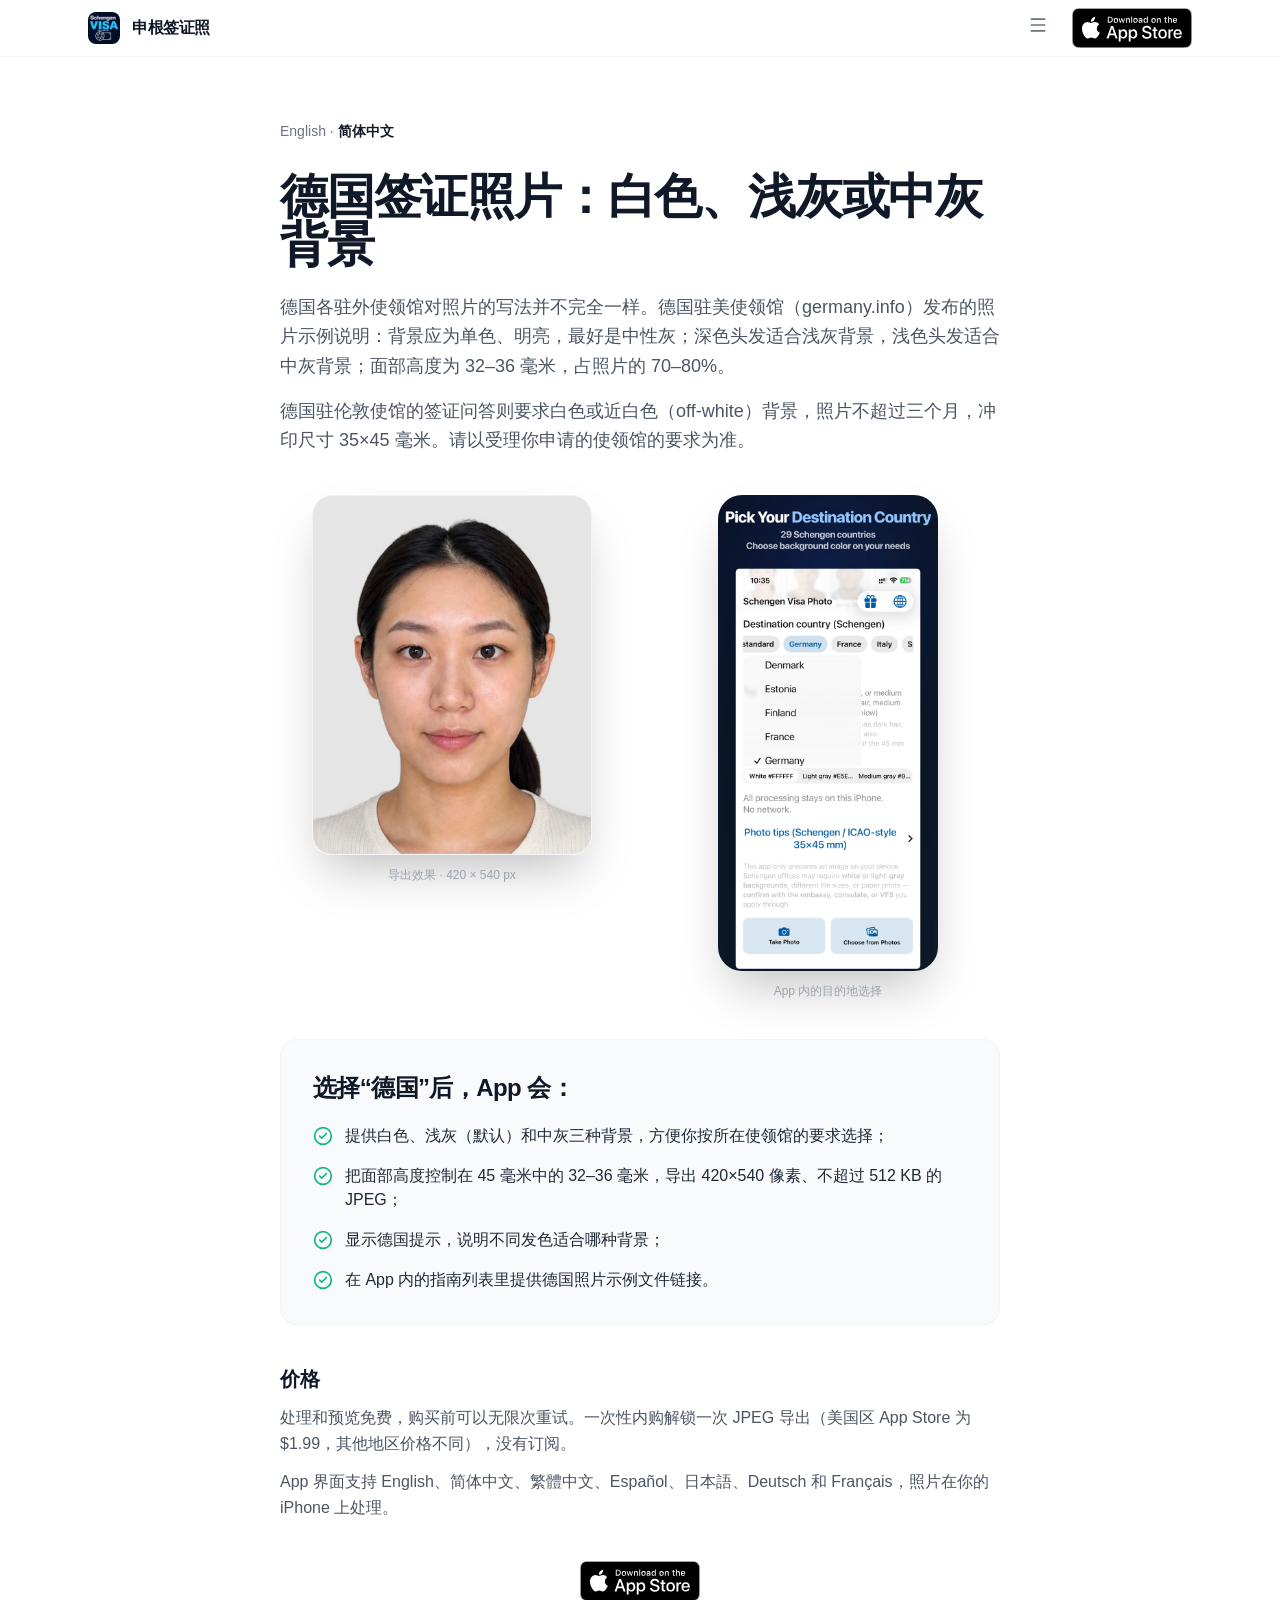
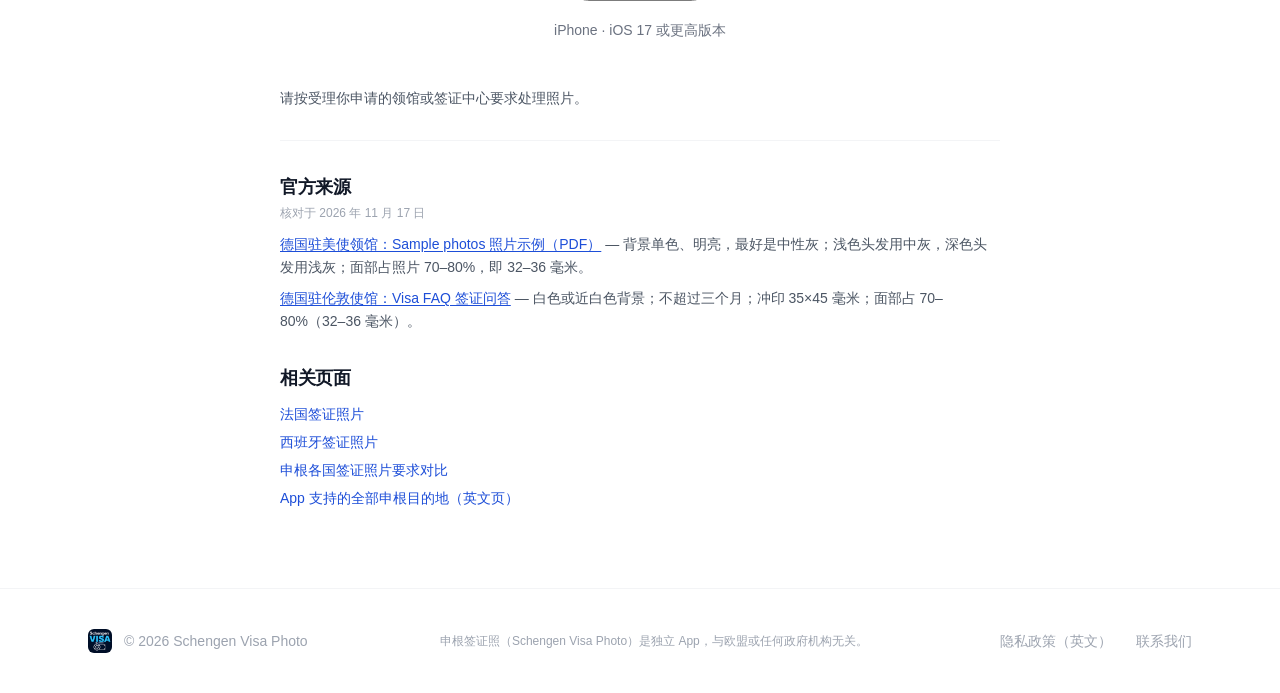
<file: zh-hans/germany-visa-photo/index.html>
<!DOCTYPE html>
<html lang="zh-Hans">
<head>
    <meta charset="UTF-8">
    <meta name="viewport" content="width=device-width, initial-scale=1.0">
    <title>德国签证照片：白底、浅灰或中灰背景｜申根签证照</title>
    <meta name="description" content="用 iPhone 制作德国签证照片：白色、浅灰或中灰三种背景，面部高度 32–36 毫米，35×45 毫米 JPEG。免费预览，导出时付费。">
    <link rel="canonical" href="https://schengen.visaphoto1tap.com/zh-hans/germany-visa-photo/">
    <link rel="alternate" hreflang="en" href="https://schengen.visaphoto1tap.com/germany-visa-photo/">
    <link rel="alternate" hreflang="zh-Hans" href="https://schengen.visaphoto1tap.com/zh-hans/germany-visa-photo/">
    <link rel="alternate" hreflang="x-default" href="https://schengen.visaphoto1tap.com/germany-visa-photo/">
    <link rel="icon" type="image/png" href="/AppIcon.png">
    <link rel="apple-touch-icon" href="/AppIcon.png">
    <meta name="theme-color" content="#1d4ed8">
    <meta property="og:type" content="website">
    <meta property="og:url" content="https://schengen.visaphoto1tap.com/zh-hans/germany-visa-photo/">
    <meta property="og:title" content="德国签证照片：白底、浅灰或中灰背景｜申根签证照">
    <meta property="og:description" content="用 iPhone 制作德国签证照片：白色、浅灰或中灰三种背景，面部高度 32–36 毫米，35×45 毫米 JPEG。免费预览，导出时付费。">
    <meta property="og:image" content="https://schengen.visaphoto1tap.com/AppIcon.png">
    <meta name="twitter:card" content="summary">
<!-- Cloudflare Web Analytics --><script type="module" src="https://static.cloudflareinsights.com/beacon.min.js" data-cf-beacon='{"token": "2b00060c2f80410a93b787948fc4582d"}'></script><!-- End Cloudflare Web Analytics -->
<!-- Icons: inline SVG from Lucide (https://lucide.dev), ISC License, see /assets/licenses/lucide.txt -->
<link rel="stylesheet" href="/assets/tailwind.css">
<script defer src="/assets/store-clicks-v1.js"></script></head>
<body class="bg-white text-gray-900 font-sans antialiased">

    <nav class="sticky top-0 z-50 bg-white/80 backdrop-blur-lg border-b border-gray-100">
        <div class="max-w-6xl mx-auto px-6 h-14 flex items-center justify-between">
            <a href="/" class="flex items-center gap-3">
                <img src="/assets/icons/schengen.webp" alt="" class="w-8 h-8 rounded-lg" width="160" height="160" decoding="async">
                <span class="font-semibold text-gray-900 tracking-tight">申根签证照</span>
            </a>
            <div class="flex items-center gap-6 text-sm">
                <div class="relative">
            <button type="button" id="app-switcher-btn" aria-haspopup="true" aria-expanded="false" aria-label="其他签证照片 App" class="p-2 -m-2 rounded-lg text-gray-500 hover:text-gray-900 hover:bg-gray-100 transition">
                <svg xmlns="http://www.w3.org/2000/svg" width="24" height="24" viewBox="0 0 24 24" fill="none" stroke="currentColor" stroke-width="2" stroke-linecap="round" stroke-linejoin="round" class="w-5 h-5 lucide lucide-menu" aria-hidden="true" focusable="false"><path d="M4 5h16"></path><path d="M4 12h16"></path><path d="M4 19h16"></path></svg>
            </button>
            <div id="app-switcher-menu" class="hidden fixed right-4 top-16 w-72 max-w-[calc(100vw-2rem)] bg-white rounded-2xl shadow-2xl border border-gray-100 py-2 z-50 text-left">
                <p class="px-4 py-2 text-xs font-semibold text-gray-400 uppercase tracking-wider">我们的签证照片 App</p>
            <a href="https://us.visaphoto1tap.com/" class="flex items-center gap-3 px-4 py-2.5 hover:bg-gray-50 transition"><img src="/assets/icons/us.webp" alt="" class="w-8 h-8 rounded-lg flex-shrink-0" width="32" height="32" loading="lazy" decoding="async"><span class="text-sm font-medium text-gray-800">US Visa Photo</span></a>
            <a href="https://china.visaphoto1tap.com/" class="flex items-center gap-3 px-4 py-2.5 hover:bg-gray-50 transition"><img src="/assets/icons/china.webp" alt="" class="w-8 h-8 rounded-lg flex-shrink-0" width="32" height="32" loading="lazy" decoding="async"><span class="text-sm font-medium text-gray-800">China Visa Photo</span></a>
            <a href="https://schengen.visaphoto1tap.com/" class="flex items-center gap-3 px-4 py-2.5 bg-gray-50"><img src="/assets/icons/schengen.webp" alt="" class="w-8 h-8 rounded-lg flex-shrink-0" width="32" height="32" loading="lazy" decoding="async"><span class="text-sm font-semibold text-gray-900">Schengen Visa Photo</span><svg xmlns="http://www.w3.org/2000/svg" width="24" height="24" viewBox="0 0 24 24" fill="none" stroke="currentColor" stroke-width="2" stroke-linecap="round" stroke-linejoin="round" class="w-4 h-4 text-emerald-500 ml-auto flex-shrink-0 lucide lucide-check" aria-hidden="true" focusable="false"><path d="M20 6 9 17l-5-5"></path></svg></a>
            <a href="https://india.visaphoto1tap.com/" class="flex items-center gap-3 px-4 py-2.5 hover:bg-gray-50 transition"><img src="/assets/icons/india.webp" alt="" class="w-8 h-8 rounded-lg flex-shrink-0" width="32" height="32" loading="lazy" decoding="async"><span class="text-sm font-medium text-gray-800">India Visa Photo</span></a>
            <a href="https://japan.visaphoto1tap.com/" class="flex items-center gap-3 px-4 py-2.5 hover:bg-gray-50 transition"><img src="/assets/icons/japan.webp" alt="" class="w-8 h-8 rounded-lg flex-shrink-0" width="32" height="32" loading="lazy" decoding="async"><span class="text-sm font-medium text-gray-800">Japan Visa Photo</span></a>
            <a href="https://canada.visaphoto1tap.com/" class="flex items-center gap-3 px-4 py-2.5 hover:bg-gray-50 transition"><img src="/assets/icons/canada.webp" alt="" class="w-8 h-8 rounded-lg flex-shrink-0" width="32" height="32" loading="lazy" decoding="async"><span class="text-sm font-medium text-gray-800">Canada Visa Photo</span></a>
            </div>
        </div>
        <a href="https://apps.apple.com/app/apple-store/id6769272474?pt=128765534&amp;ct=web-eu-zhs-germany-schengen&amp;mt=8" target="_blank" rel="noopener noreferrer" class="inline-flex" data-acquisition-store="app-store" data-acquisition-app="schengen"><img src="/assets/app-store.svg" width="120" height="40" alt="在 App Store 下载"></a>
            </div>
        </div>
    </nav>

    <main class="max-w-3xl mx-auto px-6 py-12 md:py-16">
        <nav aria-label="语言" class="text-sm text-gray-500 mb-8"><a href="/germany-visa-photo/" hreflang="en" lang="en" class="hover:text-gray-900 transition">English</a> · <a href="/zh-hans/germany-visa-photo/" hreflang="zh-Hans" lang="zh-Hans" aria-current="page" class="font-semibold text-gray-900">简体中文</a></nav>
        <h1 class="text-3xl md:text-5xl font-bold tracking-tight leading-tight mb-6">德国签证照片：白色、浅灰或中灰背景</h1>
            <p class="text-lg text-gray-600 leading-relaxed mb-4">德国各驻外使领馆对照片的写法并不完全一样。德国驻美使领馆（germany.info）发布的照片示例说明：背景应为单色、明亮，最好是中性灰；深色头发适合浅灰背景，浅色头发适合中灰背景；面部高度为 32–36 毫米，占照片的 70–80%。</p>
            <p class="text-lg text-gray-600 leading-relaxed mb-4">德国驻伦敦使馆的签证问答则要求白色或近白色（off-white）背景，照片不超过三个月，冲印尺寸 35×45 毫米。请以受理你申请的使领馆的要求为准。</p>

        <div class="grid sm:grid-cols-2 gap-8 items-start my-10">
            <figure>
                <img src="/demos/young-woman-lightgray.jpg" alt="申根签证照导出示例：深色头发人像，浅灰背景，420×540 像素" class="rounded-[1.25rem] shadow-2xl border border-gray-100 w-full max-w-[280px] h-auto mx-auto" width="420" height="540" decoding="async">
                <figcaption class="text-xs text-gray-400 text-center mt-3">导出效果 · 420 × 540 px</figcaption>
            </figure>
            <figure>
                <img src="/appstore/inside-app-destination.webp" alt="App 内的目的地选择" class="rounded-[1.5rem] shadow-2xl w-full max-w-[220px] h-auto mx-auto" width="1284" height="2778" loading="lazy" decoding="async">
                <figcaption class="text-xs text-gray-400 text-center mt-3">App 内的目的地选择</figcaption>
            </figure>
        </div>

        <section class="bg-gray-50 border border-gray-100 rounded-2xl p-6 md:p-8 mb-10">
            <h2 class="text-xl md:text-2xl font-bold tracking-tight mb-5">选择“德国”后，App 会：</h2>
            <ul class="space-y-4 text-gray-800">
                <li class="flex items-start gap-3"><svg xmlns="http://www.w3.org/2000/svg" width="24" height="24" viewBox="0 0 24 24" fill="none" stroke="currentColor" stroke-width="2" stroke-linecap="round" stroke-linejoin="round" class="w-5 h-5 text-emerald-500 flex-shrink-0 mt-0.5 lucide lucide-check-circle-2" aria-hidden="true" focusable="false"><circle cx="12" cy="12" r="10"></circle><path d="m16 9-5.5 5.5L8 12"></path></svg><span>提供白色、浅灰（默认）和中灰三种背景，方便你按所在使领馆的要求选择；</span></li>
                <li class="flex items-start gap-3"><svg xmlns="http://www.w3.org/2000/svg" width="24" height="24" viewBox="0 0 24 24" fill="none" stroke="currentColor" stroke-width="2" stroke-linecap="round" stroke-linejoin="round" class="w-5 h-5 text-emerald-500 flex-shrink-0 mt-0.5 lucide lucide-check-circle-2" aria-hidden="true" focusable="false"><circle cx="12" cy="12" r="10"></circle><path d="m16 9-5.5 5.5L8 12"></path></svg><span>把面部高度控制在 45 毫米中的 32–36 毫米，导出 420×540 像素、不超过 512 KB 的 JPEG；</span></li>
                <li class="flex items-start gap-3"><svg xmlns="http://www.w3.org/2000/svg" width="24" height="24" viewBox="0 0 24 24" fill="none" stroke="currentColor" stroke-width="2" stroke-linecap="round" stroke-linejoin="round" class="w-5 h-5 text-emerald-500 flex-shrink-0 mt-0.5 lucide lucide-check-circle-2" aria-hidden="true" focusable="false"><circle cx="12" cy="12" r="10"></circle><path d="m16 9-5.5 5.5L8 12"></path></svg><span>显示德国提示，说明不同发色适合哪种背景；</span></li>
                <li class="flex items-start gap-3"><svg xmlns="http://www.w3.org/2000/svg" width="24" height="24" viewBox="0 0 24 24" fill="none" stroke="currentColor" stroke-width="2" stroke-linecap="round" stroke-linejoin="round" class="w-5 h-5 text-emerald-500 flex-shrink-0 mt-0.5 lucide lucide-check-circle-2" aria-hidden="true" focusable="false"><circle cx="12" cy="12" r="10"></circle><path d="m16 9-5.5 5.5L8 12"></path></svg><span>在 App 内的指南列表里提供德国照片示例文件链接。</span></li>
            </ul>
        </section>

        <section class="mb-10">
            <h2 class="text-xl font-bold tracking-tight mb-3">价格</h2>
            <p class="text-gray-600 leading-relaxed mb-3">处理和预览免费，购买前可以无限次重试。一次性内购解锁一次 JPEG 导出（美国区 App Store 为 $1.99，其他地区价格不同），没有订阅。</p>
            <p class="text-gray-600 leading-relaxed">App 界面支持 English、简体中文、繁體中文、Español、日本語、Deutsch 和 Français，照片在你的 iPhone 上处理。</p>
        </section>

        <div class="text-center mb-12">
            <a href="https://apps.apple.com/app/apple-store/id6769272474?pt=128765534&amp;ct=web-eu-zhs-germany-schengen&amp;mt=8" target="_blank" rel="noopener noreferrer" class="inline-flex" data-acquisition-store="app-store" data-acquisition-app="schengen"><img src="/assets/app-store.svg" width="120" height="40" alt="在 App Store 下载"></a>
            <p class="text-gray-500 text-sm mt-3">iPhone · iOS 17 或更高版本</p>
        </div>

        <p class="text-gray-600 text-sm mb-8">请按受理你申请的领馆或签证中心要求处理照片。</p>

        <section class="border-t border-gray-100 pt-8 mb-8">
            <h2 class="text-lg font-bold tracking-tight mb-1">官方来源</h2>
            <p class="text-xs text-gray-400 mb-3"><time datetime="2026-11-17">核对于 2026 年 11 月 17 日</time></p>
            <ul class="space-y-2 text-sm text-gray-600 leading-relaxed">
                <li><a href="https://www.germany.info/resource/blob/929404/6e3eee9fd4d86e16aaefe0e92d809332/visa-photo-examples-data.pdf" class="text-brand underline underline-offset-2 hover:text-brand-dark" rel="noopener">德国驻美使领馆：Sample photos 照片示例（PDF）</a> — 背景单色、明亮，最好是中性灰；浅色头发用中灰，深色头发用浅灰；面部占照片 70–80%，即 32–36 毫米。</li>
                <li><a href="https://uk.diplo.de/uk-en/02/visa/visa-faq-2442852" class="text-brand underline underline-offset-2 hover:text-brand-dark" rel="noopener">德国驻伦敦使馆：Visa FAQ 签证问答</a> — 白色或近白色背景；不超过三个月；冲印 35×45 毫米；面部占 70–80%（32–36 毫米）。</li>
            </ul>
        </section>

        <section class="mb-4">
            <h2 class="text-lg font-bold tracking-tight mb-3">相关页面</h2>
            <ul class="space-y-2 text-sm">
                <li><a href="/zh-hans/france-visa-photo/" class="text-brand hover:text-brand-dark">法国签证照片</a></li>
                <li><a href="/zh-hans/spain-visa-photo/" class="text-brand hover:text-brand-dark">西班牙签证照片</a></li>
                <li><a href="https://visaphoto1tap.com/zh-hans/guides/schengen-visa-photo-requirements-by-country.html" class="text-brand hover:text-brand-dark">申根各国签证照片要求对比</a></li>
                <li><a href="/#countries" class="text-brand hover:text-brand-dark">App 支持的全部申根目的地（英文页）</a></li>
            </ul>
        </section>
    </main>

    <footer class="border-t border-gray-100 py-10">
        <div class="max-w-6xl mx-auto px-6 flex flex-col md:flex-row items-center justify-between gap-4 text-sm text-gray-400">
            <div class="flex items-center gap-3">
                <img src="/assets/icons/schengen.webp" alt="" class="w-6 h-6 rounded-md" width="160" height="160" decoding="async" loading="lazy">
                <span>&copy; 2026 Schengen Visa Photo</span>
            </div>
            <p class="text-xs text-center md:text-left max-w-md">申根签证照（Schengen Visa Photo）是独立 App，与欧盟或任何政府机构无关。</p>
            <div class="flex items-center gap-6">
                <a href="/privacy.html" class="hover:text-gray-600 transition">隐私政策（英文）</a>
                <a href="mailto:zhangjj2007@yahoo.com" class="hover:text-gray-600 transition">联系我们</a>
            </div>
        </div>
    </footer>

    <script>
        (function () {
            var btn = document.getElementById('app-switcher-btn');
            var menu = document.getElementById('app-switcher-menu');
            if (!btn || !menu) return;
            btn.addEventListener('click', function (e) {
                e.stopPropagation();
                var willOpen = menu.classList.contains('hidden');
                menu.classList.toggle('hidden', !willOpen);
                btn.setAttribute('aria-expanded', String(willOpen));
            });
            document.addEventListener('click', function (e) {
                if (!menu.classList.contains('hidden') && !menu.contains(e.target) && e.target !== btn) {
                    menu.classList.add('hidden');
                    btn.setAttribute('aria-expanded', 'false');
                }
            });
            document.addEventListener('keydown', function (e) {
                if (e.key === 'Escape') { menu.classList.add('hidden'); btn.setAttribute('aria-expanded', 'false'); }
            });
        })();
    </script>
</body>
</html>
</file>
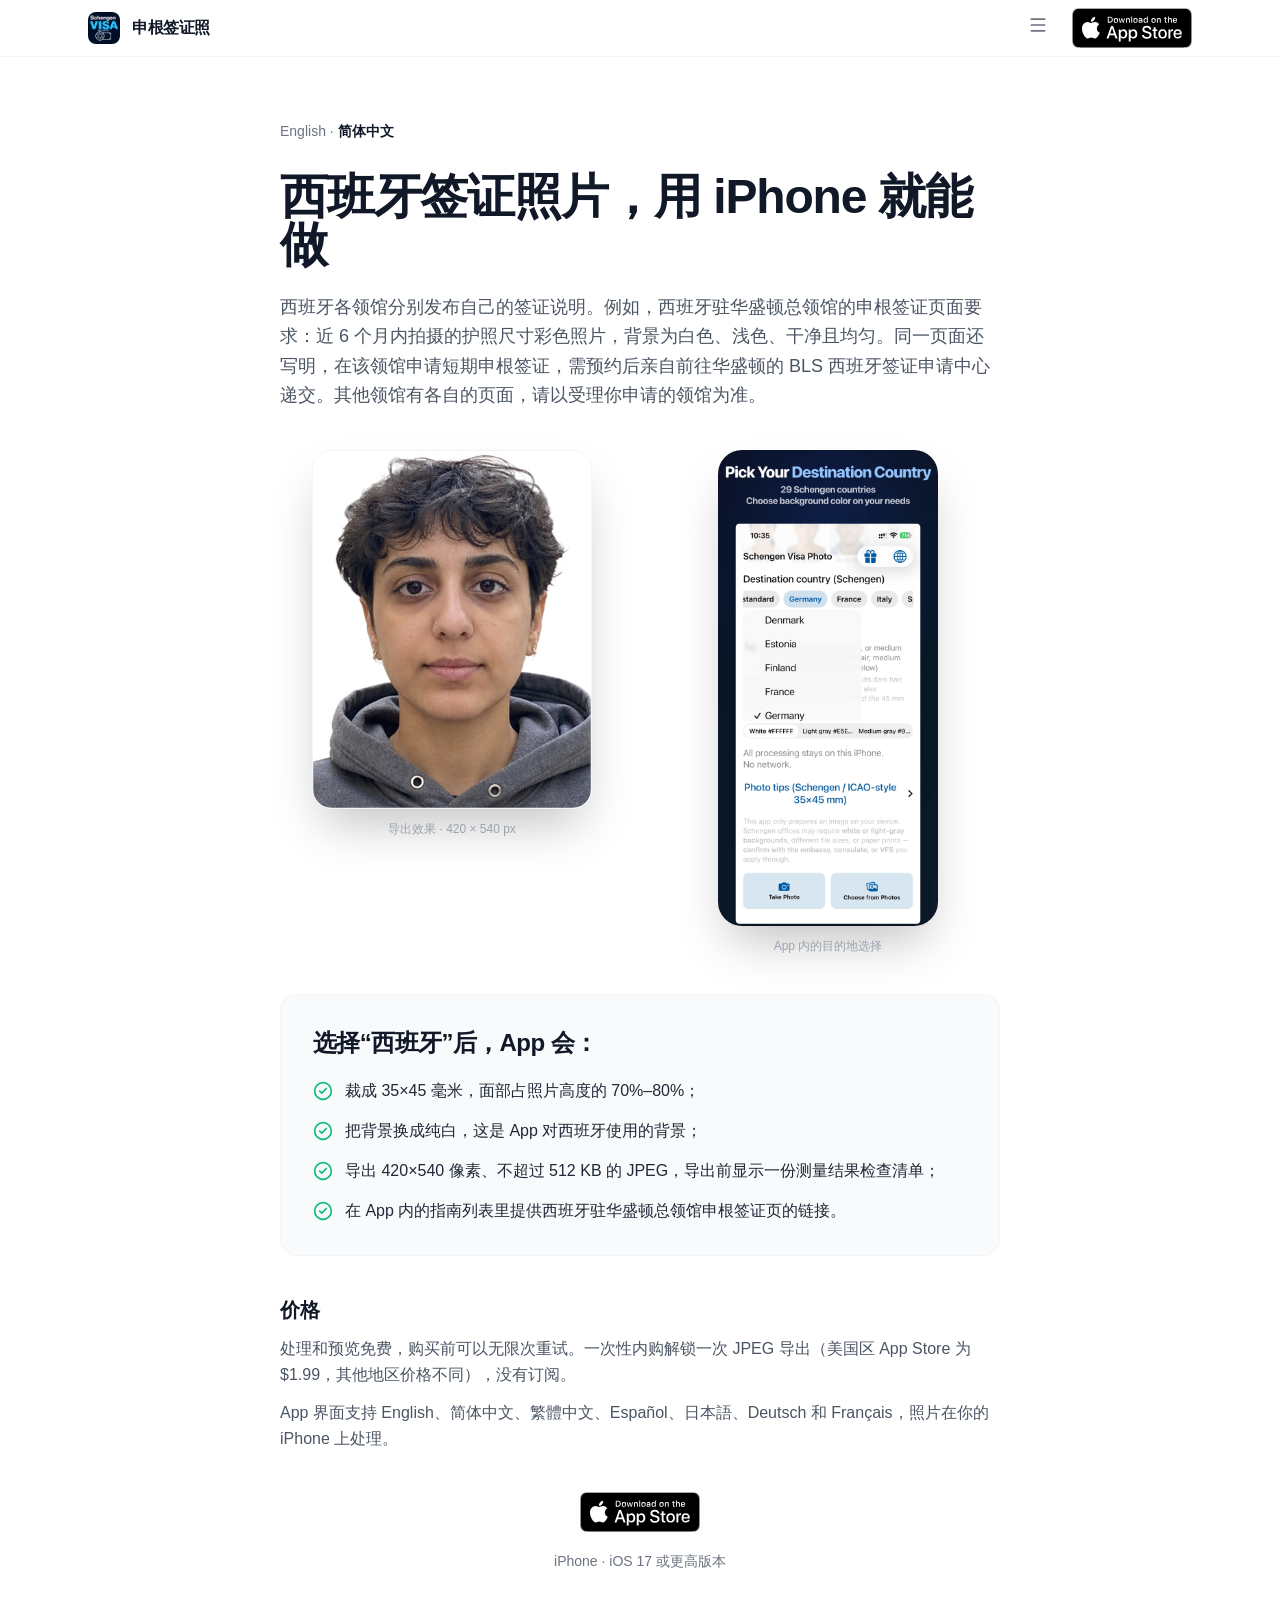
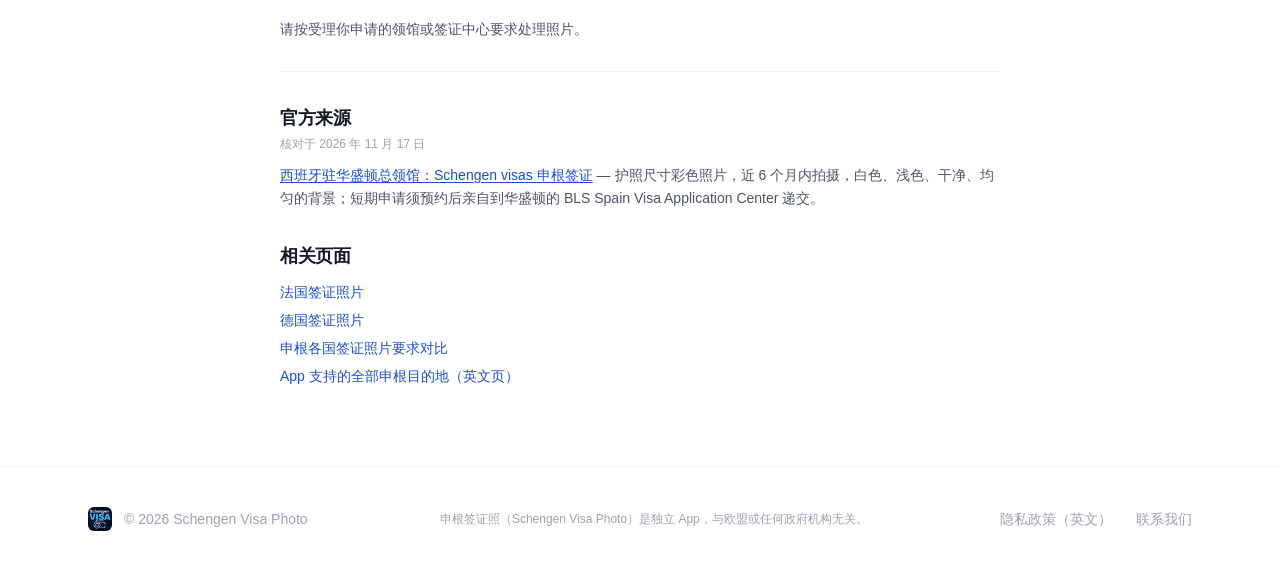
<file: zh-hans/spain-visa-photo/index.html>
<!DOCTYPE html>
<html lang="zh-Hans">
<head>
    <meta charset="UTF-8">
    <meta name="viewport" content="width=device-width, initial-scale=1.0">
    <title>西班牙签证照片 35×45 毫米，iPhone 制作｜申根签证照</title>
    <meta name="description" content="用 iPhone 制作西班牙签证照片：35×45 毫米裁剪，白色背景，420×540 像素 JPEG（≤512 KB）。免费预览，导出时付费。">
    <link rel="canonical" href="https://schengen.visaphoto1tap.com/zh-hans/spain-visa-photo/">
    <link rel="alternate" hreflang="en" href="https://schengen.visaphoto1tap.com/spain-visa-photo/">
    <link rel="alternate" hreflang="zh-Hans" href="https://schengen.visaphoto1tap.com/zh-hans/spain-visa-photo/">
    <link rel="alternate" hreflang="x-default" href="https://schengen.visaphoto1tap.com/spain-visa-photo/">
    <link rel="icon" type="image/png" href="/AppIcon.png">
    <link rel="apple-touch-icon" href="/AppIcon.png">
    <meta name="theme-color" content="#1d4ed8">
    <meta property="og:type" content="website">
    <meta property="og:url" content="https://schengen.visaphoto1tap.com/zh-hans/spain-visa-photo/">
    <meta property="og:title" content="西班牙签证照片 35×45 毫米，iPhone 制作｜申根签证照">
    <meta property="og:description" content="用 iPhone 制作西班牙签证照片：35×45 毫米裁剪，白色背景，420×540 像素 JPEG（≤512 KB）。免费预览，导出时付费。">
    <meta property="og:image" content="https://schengen.visaphoto1tap.com/AppIcon.png">
    <meta name="twitter:card" content="summary">
<!-- Cloudflare Web Analytics --><script type="module" src="https://static.cloudflareinsights.com/beacon.min.js" data-cf-beacon='{"token": "2b00060c2f80410a93b787948fc4582d"}'></script><!-- End Cloudflare Web Analytics -->
<!-- Icons: inline SVG from Lucide (https://lucide.dev), ISC License, see /assets/licenses/lucide.txt -->
<link rel="stylesheet" href="/assets/tailwind.css">
<script defer src="/assets/store-clicks-v1.js"></script></head>
<body class="bg-white text-gray-900 font-sans antialiased">

    <nav class="sticky top-0 z-50 bg-white/80 backdrop-blur-lg border-b border-gray-100">
        <div class="max-w-6xl mx-auto px-6 h-14 flex items-center justify-between">
            <a href="/" class="flex items-center gap-3">
                <img src="/assets/icons/schengen.webp" alt="" class="w-8 h-8 rounded-lg" width="160" height="160" decoding="async">
                <span class="font-semibold text-gray-900 tracking-tight">申根签证照</span>
            </a>
            <div class="flex items-center gap-6 text-sm">
                <div class="relative">
            <button type="button" id="app-switcher-btn" aria-haspopup="true" aria-expanded="false" aria-label="其他签证照片 App" class="p-2 -m-2 rounded-lg text-gray-500 hover:text-gray-900 hover:bg-gray-100 transition">
                <svg xmlns="http://www.w3.org/2000/svg" width="24" height="24" viewBox="0 0 24 24" fill="none" stroke="currentColor" stroke-width="2" stroke-linecap="round" stroke-linejoin="round" class="w-5 h-5 lucide lucide-menu" aria-hidden="true" focusable="false"><path d="M4 5h16"></path><path d="M4 12h16"></path><path d="M4 19h16"></path></svg>
            </button>
            <div id="app-switcher-menu" class="hidden fixed right-4 top-16 w-72 max-w-[calc(100vw-2rem)] bg-white rounded-2xl shadow-2xl border border-gray-100 py-2 z-50 text-left">
                <p class="px-4 py-2 text-xs font-semibold text-gray-400 uppercase tracking-wider">我们的签证照片 App</p>
            <a href="https://us.visaphoto1tap.com/" class="flex items-center gap-3 px-4 py-2.5 hover:bg-gray-50 transition"><img src="/assets/icons/us.webp" alt="" class="w-8 h-8 rounded-lg flex-shrink-0" width="32" height="32" loading="lazy" decoding="async"><span class="text-sm font-medium text-gray-800">US Visa Photo</span></a>
            <a href="https://china.visaphoto1tap.com/" class="flex items-center gap-3 px-4 py-2.5 hover:bg-gray-50 transition"><img src="/assets/icons/china.webp" alt="" class="w-8 h-8 rounded-lg flex-shrink-0" width="32" height="32" loading="lazy" decoding="async"><span class="text-sm font-medium text-gray-800">China Visa Photo</span></a>
            <a href="https://schengen.visaphoto1tap.com/" class="flex items-center gap-3 px-4 py-2.5 bg-gray-50"><img src="/assets/icons/schengen.webp" alt="" class="w-8 h-8 rounded-lg flex-shrink-0" width="32" height="32" loading="lazy" decoding="async"><span class="text-sm font-semibold text-gray-900">Schengen Visa Photo</span><svg xmlns="http://www.w3.org/2000/svg" width="24" height="24" viewBox="0 0 24 24" fill="none" stroke="currentColor" stroke-width="2" stroke-linecap="round" stroke-linejoin="round" class="w-4 h-4 text-emerald-500 ml-auto flex-shrink-0 lucide lucide-check" aria-hidden="true" focusable="false"><path d="M20 6 9 17l-5-5"></path></svg></a>
            <a href="https://india.visaphoto1tap.com/" class="flex items-center gap-3 px-4 py-2.5 hover:bg-gray-50 transition"><img src="/assets/icons/india.webp" alt="" class="w-8 h-8 rounded-lg flex-shrink-0" width="32" height="32" loading="lazy" decoding="async"><span class="text-sm font-medium text-gray-800">India Visa Photo</span></a>
            <a href="https://japan.visaphoto1tap.com/" class="flex items-center gap-3 px-4 py-2.5 hover:bg-gray-50 transition"><img src="/assets/icons/japan.webp" alt="" class="w-8 h-8 rounded-lg flex-shrink-0" width="32" height="32" loading="lazy" decoding="async"><span class="text-sm font-medium text-gray-800">Japan Visa Photo</span></a>
            <a href="https://canada.visaphoto1tap.com/" class="flex items-center gap-3 px-4 py-2.5 hover:bg-gray-50 transition"><img src="/assets/icons/canada.webp" alt="" class="w-8 h-8 rounded-lg flex-shrink-0" width="32" height="32" loading="lazy" decoding="async"><span class="text-sm font-medium text-gray-800">Canada Visa Photo</span></a>
            </div>
        </div>
        <a href="https://apps.apple.com/app/apple-store/id6769272474?pt=128765534&amp;ct=web-eu-zhs-spain-schengen&amp;mt=8" target="_blank" rel="noopener noreferrer" class="inline-flex" data-acquisition-store="app-store" data-acquisition-app="schengen"><img src="/assets/app-store.svg" width="120" height="40" alt="在 App Store 下载"></a>
            </div>
        </div>
    </nav>

    <main class="max-w-3xl mx-auto px-6 py-12 md:py-16">
        <nav aria-label="语言" class="text-sm text-gray-500 mb-8"><a href="/spain-visa-photo/" hreflang="en" lang="en" class="hover:text-gray-900 transition">English</a> · <a href="/zh-hans/spain-visa-photo/" hreflang="zh-Hans" lang="zh-Hans" aria-current="page" class="font-semibold text-gray-900">简体中文</a></nav>
        <h1 class="text-3xl md:text-5xl font-bold tracking-tight leading-tight mb-6">西班牙签证照片，用 iPhone 就能做</h1>
            <p class="text-lg text-gray-600 leading-relaxed mb-4">西班牙各领馆分别发布自己的签证说明。例如，西班牙驻华盛顿总领馆的申根签证页面要求：近 6 个月内拍摄的护照尺寸彩色照片，背景为白色、浅色、干净且均匀。同一页面还写明，在该领馆申请短期申根签证，需预约后亲自前往华盛顿的 BLS 西班牙签证申请中心递交。其他领馆有各自的页面，请以受理你申请的领馆为准。</p>

        <div class="grid sm:grid-cols-2 gap-8 items-start my-10">
            <figure>
                <img src="/demos/demo-05-result.jpg" alt="申根签证照导出示例：纯白背景人像，420×540 像素" class="rounded-[1.25rem] shadow-2xl border border-gray-100 w-full max-w-[280px] h-auto mx-auto" width="420" height="540" decoding="async">
                <figcaption class="text-xs text-gray-400 text-center mt-3">导出效果 · 420 × 540 px</figcaption>
            </figure>
            <figure>
                <img src="/appstore/inside-app-destination.webp" alt="App 内的目的地选择" class="rounded-[1.5rem] shadow-2xl w-full max-w-[220px] h-auto mx-auto" width="1284" height="2778" loading="lazy" decoding="async">
                <figcaption class="text-xs text-gray-400 text-center mt-3">App 内的目的地选择</figcaption>
            </figure>
        </div>

        <section class="bg-gray-50 border border-gray-100 rounded-2xl p-6 md:p-8 mb-10">
            <h2 class="text-xl md:text-2xl font-bold tracking-tight mb-5">选择“西班牙”后，App 会：</h2>
            <ul class="space-y-4 text-gray-800">
                <li class="flex items-start gap-3"><svg xmlns="http://www.w3.org/2000/svg" width="24" height="24" viewBox="0 0 24 24" fill="none" stroke="currentColor" stroke-width="2" stroke-linecap="round" stroke-linejoin="round" class="w-5 h-5 text-emerald-500 flex-shrink-0 mt-0.5 lucide lucide-check-circle-2" aria-hidden="true" focusable="false"><circle cx="12" cy="12" r="10"></circle><path d="m16 9-5.5 5.5L8 12"></path></svg><span>裁成 35×45 毫米，面部占照片高度的 70%–80%；</span></li>
                <li class="flex items-start gap-3"><svg xmlns="http://www.w3.org/2000/svg" width="24" height="24" viewBox="0 0 24 24" fill="none" stroke="currentColor" stroke-width="2" stroke-linecap="round" stroke-linejoin="round" class="w-5 h-5 text-emerald-500 flex-shrink-0 mt-0.5 lucide lucide-check-circle-2" aria-hidden="true" focusable="false"><circle cx="12" cy="12" r="10"></circle><path d="m16 9-5.5 5.5L8 12"></path></svg><span>把背景换成纯白，这是 App 对西班牙使用的背景；</span></li>
                <li class="flex items-start gap-3"><svg xmlns="http://www.w3.org/2000/svg" width="24" height="24" viewBox="0 0 24 24" fill="none" stroke="currentColor" stroke-width="2" stroke-linecap="round" stroke-linejoin="round" class="w-5 h-5 text-emerald-500 flex-shrink-0 mt-0.5 lucide lucide-check-circle-2" aria-hidden="true" focusable="false"><circle cx="12" cy="12" r="10"></circle><path d="m16 9-5.5 5.5L8 12"></path></svg><span>导出 420×540 像素、不超过 512 KB 的 JPEG，导出前显示一份测量结果检查清单；</span></li>
                <li class="flex items-start gap-3"><svg xmlns="http://www.w3.org/2000/svg" width="24" height="24" viewBox="0 0 24 24" fill="none" stroke="currentColor" stroke-width="2" stroke-linecap="round" stroke-linejoin="round" class="w-5 h-5 text-emerald-500 flex-shrink-0 mt-0.5 lucide lucide-check-circle-2" aria-hidden="true" focusable="false"><circle cx="12" cy="12" r="10"></circle><path d="m16 9-5.5 5.5L8 12"></path></svg><span>在 App 内的指南列表里提供西班牙驻华盛顿总领馆申根签证页的链接。</span></li>
            </ul>
        </section>

        <section class="mb-10">
            <h2 class="text-xl font-bold tracking-tight mb-3">价格</h2>
            <p class="text-gray-600 leading-relaxed mb-3">处理和预览免费，购买前可以无限次重试。一次性内购解锁一次 JPEG 导出（美国区 App Store 为 $1.99，其他地区价格不同），没有订阅。</p>
            <p class="text-gray-600 leading-relaxed">App 界面支持 English、简体中文、繁體中文、Español、日本語、Deutsch 和 Français，照片在你的 iPhone 上处理。</p>
        </section>

        <div class="text-center mb-12">
            <a href="https://apps.apple.com/app/apple-store/id6769272474?pt=128765534&amp;ct=web-eu-zhs-spain-schengen&amp;mt=8" target="_blank" rel="noopener noreferrer" class="inline-flex" data-acquisition-store="app-store" data-acquisition-app="schengen"><img src="/assets/app-store.svg" width="120" height="40" alt="在 App Store 下载"></a>
            <p class="text-gray-500 text-sm mt-3">iPhone · iOS 17 或更高版本</p>
        </div>

        <p class="text-gray-600 text-sm mb-8">请按受理你申请的领馆或签证中心要求处理照片。</p>

        <section class="border-t border-gray-100 pt-8 mb-8">
            <h2 class="text-lg font-bold tracking-tight mb-1">官方来源</h2>
            <p class="text-xs text-gray-400 mb-3"><time datetime="2026-11-17">核对于 2026 年 11 月 17 日</time></p>
            <ul class="space-y-2 text-sm text-gray-600 leading-relaxed">
                <li><a href="https://www.exteriores.gob.es/Consulados/washington/en/ServiciosConsulares/Paginas/Consular/Visados-Schengen.aspx" class="text-brand underline underline-offset-2 hover:text-brand-dark" rel="noopener">西班牙驻华盛顿总领馆：Schengen visas 申根签证</a> — 护照尺寸彩色照片，近 6 个月内拍摄，白色、浅色、干净、均匀的背景；短期申请须预约后亲自到华盛顿的 BLS Spain Visa Application Center 递交。</li>
            </ul>
        </section>

        <section class="mb-4">
            <h2 class="text-lg font-bold tracking-tight mb-3">相关页面</h2>
            <ul class="space-y-2 text-sm">
                <li><a href="/zh-hans/france-visa-photo/" class="text-brand hover:text-brand-dark">法国签证照片</a></li>
                <li><a href="/zh-hans/germany-visa-photo/" class="text-brand hover:text-brand-dark">德国签证照片</a></li>
                <li><a href="https://visaphoto1tap.com/zh-hans/guides/schengen-visa-photo-requirements-by-country.html" class="text-brand hover:text-brand-dark">申根各国签证照片要求对比</a></li>
                <li><a href="/#countries" class="text-brand hover:text-brand-dark">App 支持的全部申根目的地（英文页）</a></li>
            </ul>
        </section>
    </main>

    <footer class="border-t border-gray-100 py-10">
        <div class="max-w-6xl mx-auto px-6 flex flex-col md:flex-row items-center justify-between gap-4 text-sm text-gray-400">
            <div class="flex items-center gap-3">
                <img src="/assets/icons/schengen.webp" alt="" class="w-6 h-6 rounded-md" width="160" height="160" decoding="async" loading="lazy">
                <span>&copy; 2026 Schengen Visa Photo</span>
            </div>
            <p class="text-xs text-center md:text-left max-w-md">申根签证照（Schengen Visa Photo）是独立 App，与欧盟或任何政府机构无关。</p>
            <div class="flex items-center gap-6">
                <a href="/privacy.html" class="hover:text-gray-600 transition">隐私政策（英文）</a>
                <a href="mailto:zhangjj2007@yahoo.com" class="hover:text-gray-600 transition">联系我们</a>
            </div>
        </div>
    </footer>

    <script>
        (function () {
            var btn = document.getElementById('app-switcher-btn');
            var menu = document.getElementById('app-switcher-menu');
            if (!btn || !menu) return;
            btn.addEventListener('click', function (e) {
                e.stopPropagation();
                var willOpen = menu.classList.contains('hidden');
                menu.classList.toggle('hidden', !willOpen);
                btn.setAttribute('aria-expanded', String(willOpen));
            });
            document.addEventListener('click', function (e) {
                if (!menu.classList.contains('hidden') && !menu.contains(e.target) && e.target !== btn) {
                    menu.classList.add('hidden');
                    btn.setAttribute('aria-expanded', 'false');
                }
            });
            document.addEventListener('keydown', function (e) {
                if (e.key === 'Escape') { menu.classList.add('hidden'); btn.setAttribute('aria-expanded', 'false'); }
            });
        })();
    </script>
</body>
</html>
</file>
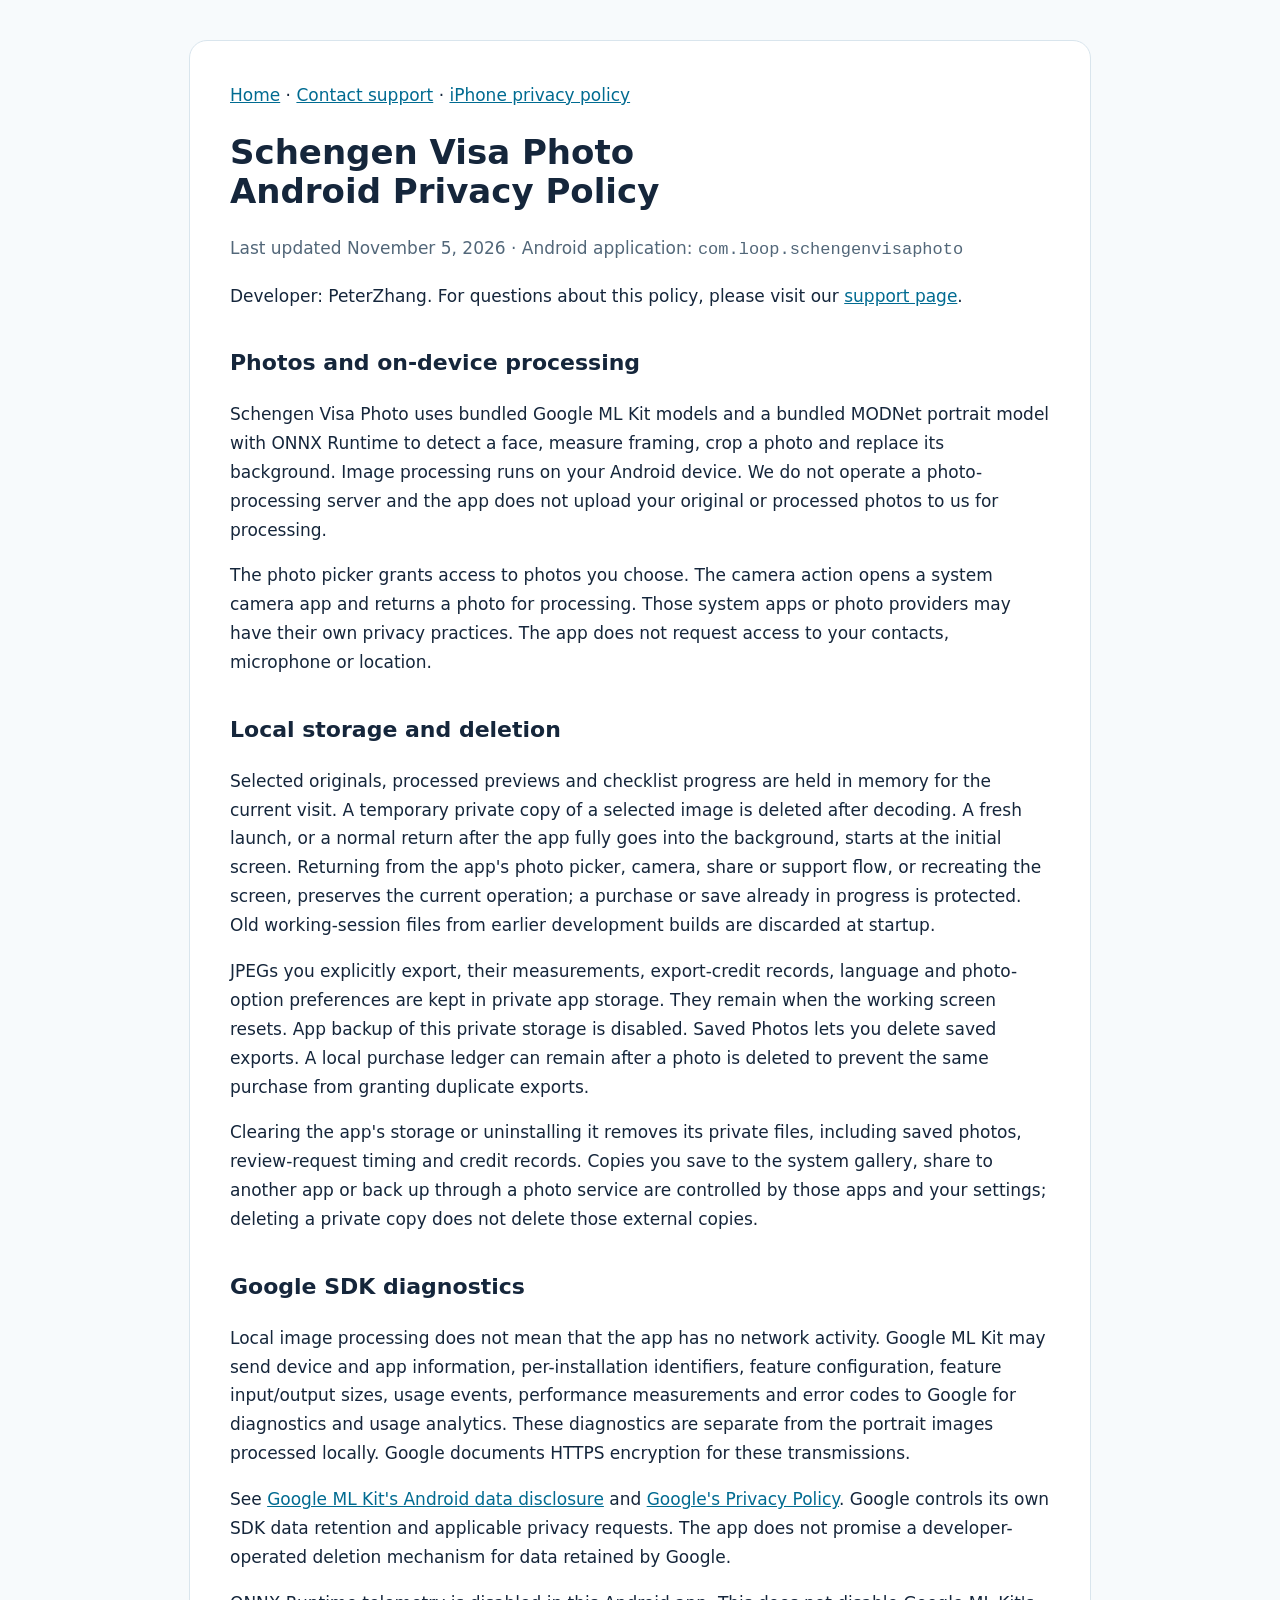
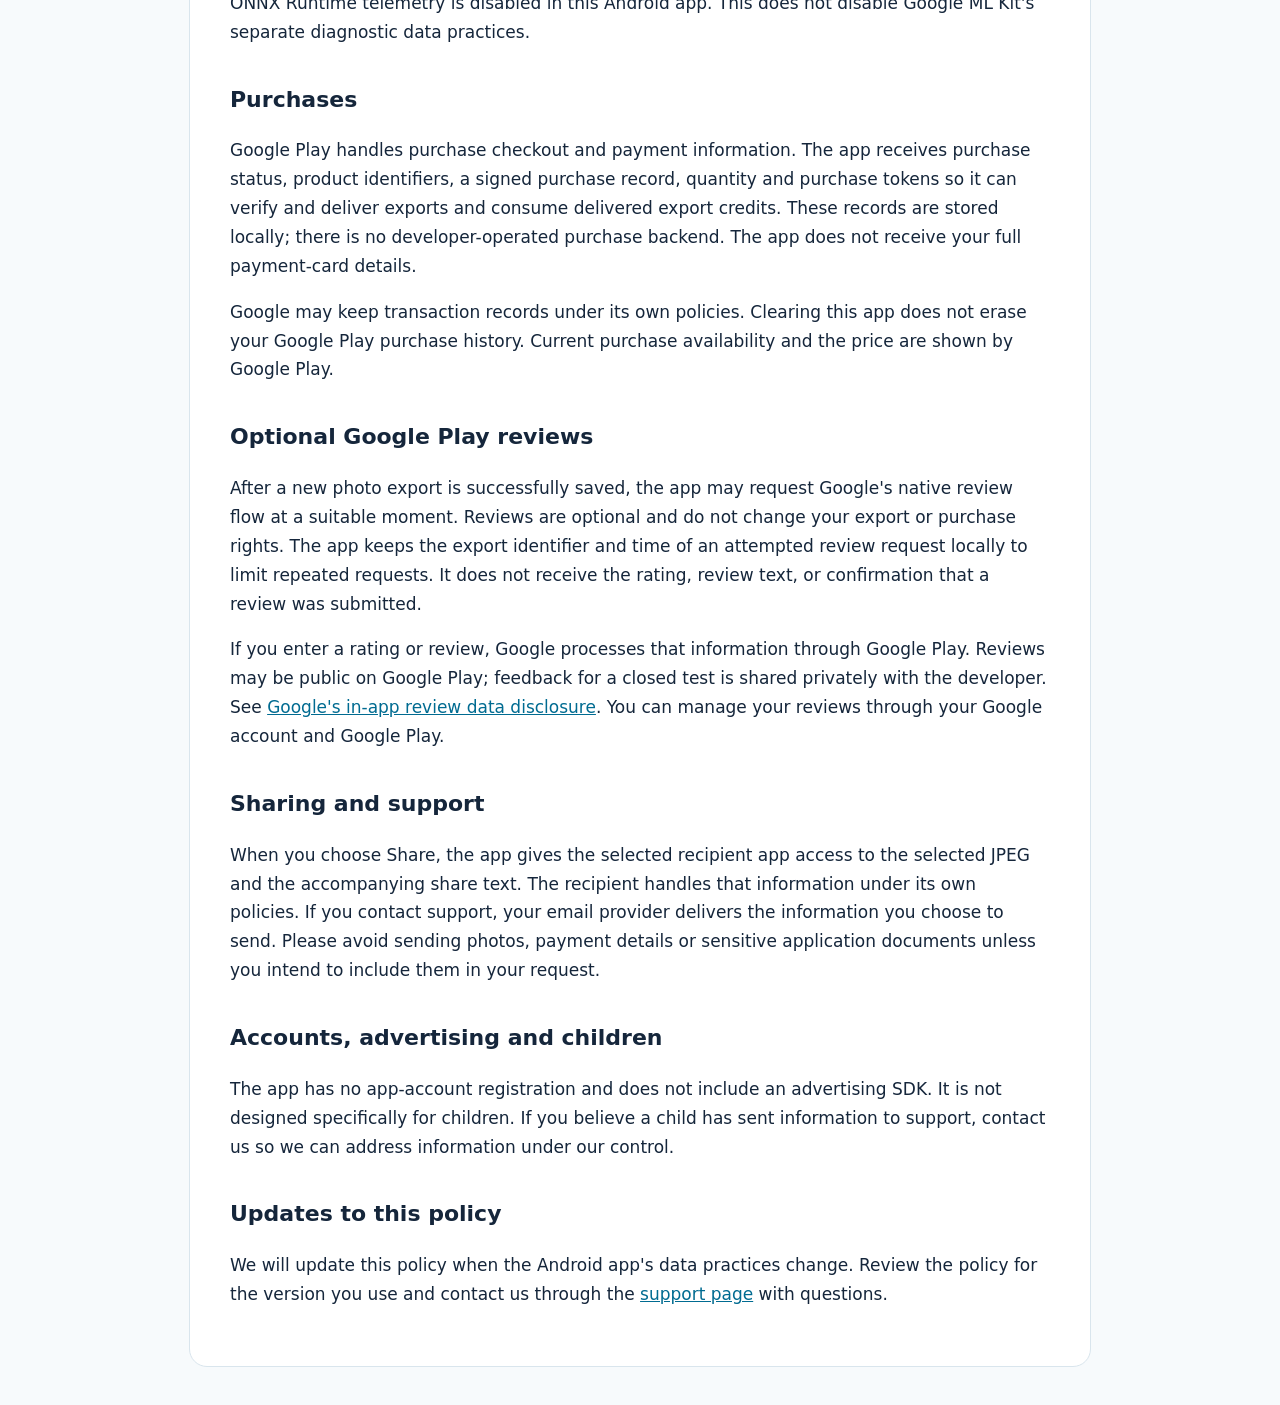
<file: privacy-android.html>
<!doctype html>
<html lang="en">
<head>
<meta charset="utf-8">
<meta name="viewport" content="width=device-width,initial-scale=1">
<title>Android Privacy Policy | Schengen Visa Photo</title>
<meta name="description" content="Android privacy policy for Schengen Visa Photo: local photo processing, saved exports, SDK diagnostics, purchases and optional reviews.">
<style>
body{font:17px/1.7 system-ui,sans-serif;color:#15263b;background:#f7fafc;margin:0;padding:40px 24px}main{max-width:820px;margin:auto;background:white;padding:40px;border:1px solid #d9e5ed;border-radius:18px}h1{line-height:1.15}h2{font-size:22px;margin-top:34px}a{color:#006b91}.muted{color:#526779}code{overflow-wrap:anywhere}@media(max-width:600px){body{padding:16px}main{padding:24px}}
</style>
</head>
<body><main>
<nav aria-label="Related pages"><a href="/">Home</a> · <a href="/support.html#en">Contact support</a> · <a href="/privacy.html">iPhone privacy policy</a></nav>
<h1>Schengen Visa Photo<br>Android Privacy Policy</h1>
<p class="muted">Last updated November 5, 2026 · Android application: <code>com.loop.schengenvisaphoto</code></p>
<p>Developer: PeterZhang. For questions about this policy, please visit our <a href="/support.html#en">support page</a>.</p>
<h2>Photos and on-device processing</h2>
<p>Schengen Visa Photo uses bundled Google ML Kit models and a bundled MODNet portrait model with ONNX Runtime to detect a face, measure framing, crop a photo and replace its background. Image processing runs on your Android device. We do not operate a photo-processing server and the app does not upload your original or processed photos to us for processing.</p>
<p>The photo picker grants access to photos you choose. The camera action opens a system camera app and returns a photo for processing. Those system apps or photo providers may have their own privacy practices. The app does not request access to your contacts, microphone or location.</p>
<h2>Local storage and deletion</h2>
<p>Selected originals, processed previews and checklist progress are held in memory for the current visit. A temporary private copy of a selected image is deleted after decoding. A fresh launch, or a normal return after the app fully goes into the background, starts at the initial screen. Returning from the app's photo picker, camera, share or support flow, or recreating the screen, preserves the current operation; a purchase or save already in progress is protected. Old working-session files from earlier development builds are discarded at startup.</p>
<p>JPEGs you explicitly export, their measurements, export-credit records, language and photo-option preferences are kept in private app storage. They remain when the working screen resets. App backup of this private storage is disabled. Saved Photos lets you delete saved exports. A local purchase ledger can remain after a photo is deleted to prevent the same purchase from granting duplicate exports.</p>
<p>Clearing the app's storage or uninstalling it removes its private files, including saved photos, review-request timing and credit records. Copies you save to the system gallery, share to another app or back up through a photo service are controlled by those apps and your settings; deleting a private copy does not delete those external copies.</p>
<h2>Google SDK diagnostics</h2>
<p>Local image processing does not mean that the app has no network activity. Google ML Kit may send device and app information, per-installation identifiers, feature configuration, feature input/output sizes, usage events, performance measurements and error codes to Google for diagnostics and usage analytics. These diagnostics are separate from the portrait images processed locally. Google documents HTTPS encryption for these transmissions.</p>
<p>See <a href="https://developers.google.com/ml-kit/android-data-disclosure">Google ML Kit's Android data disclosure</a> and <a href="https://policies.google.com/privacy">Google's Privacy Policy</a>. Google controls its own SDK data retention and applicable privacy requests. The app does not promise a developer-operated deletion mechanism for data retained by Google.</p>
<p>ONNX Runtime telemetry is disabled in this Android app. This does not disable Google ML Kit's separate diagnostic data practices.</p>
<h2>Purchases</h2>
<p>Google Play handles purchase checkout and payment information. The app receives purchase status, product identifiers, a signed purchase record, quantity and purchase tokens so it can verify and deliver exports and consume delivered export credits. These records are stored locally; there is no developer-operated purchase backend. The app does not receive your full payment-card details.</p>
<p>Google may keep transaction records under its own policies. Clearing this app does not erase your Google Play purchase history. Current purchase availability and the price are shown by Google Play.</p>
<h2>Optional Google Play reviews</h2>
<p>After a new photo export is successfully saved, the app may request Google's native review flow at a suitable moment. Reviews are optional and do not change your export or purchase rights. The app keeps the export identifier and time of an attempted review request locally to limit repeated requests. It does not receive the rating, review text, or confirmation that a review was submitted.</p>
<p>If you enter a rating or review, Google processes that information through Google Play. Reviews may be public on Google Play; feedback for a closed test is shared privately with the developer. See <a href="https://developer.android.com/guide/playcore/in-app-review#data-safety">Google's in-app review data disclosure</a>. You can manage your reviews through your Google account and Google Play.</p>
<h2>Sharing and support</h2>
<p>When you choose Share, the app gives the selected recipient app access to the selected JPEG and the accompanying share text. The recipient handles that information under its own policies. If you contact support, your email provider delivers the information you choose to send. Please avoid sending photos, payment details or sensitive application documents unless you intend to include them in your request.</p>
<h2>Accounts, advertising and children</h2>
<p>The app has no app-account registration and does not include an advertising SDK. It is not designed specifically for children. If you believe a child has sent information to support, contact us so we can address information under our control.</p>
<h2>Updates to this policy</h2>
<p>We will update this policy when the Android app's data practices change. Review the policy for the version you use and contact us through the <a href="/support.html#en">support page</a> with questions.</p>
</main></body></html>
</file>
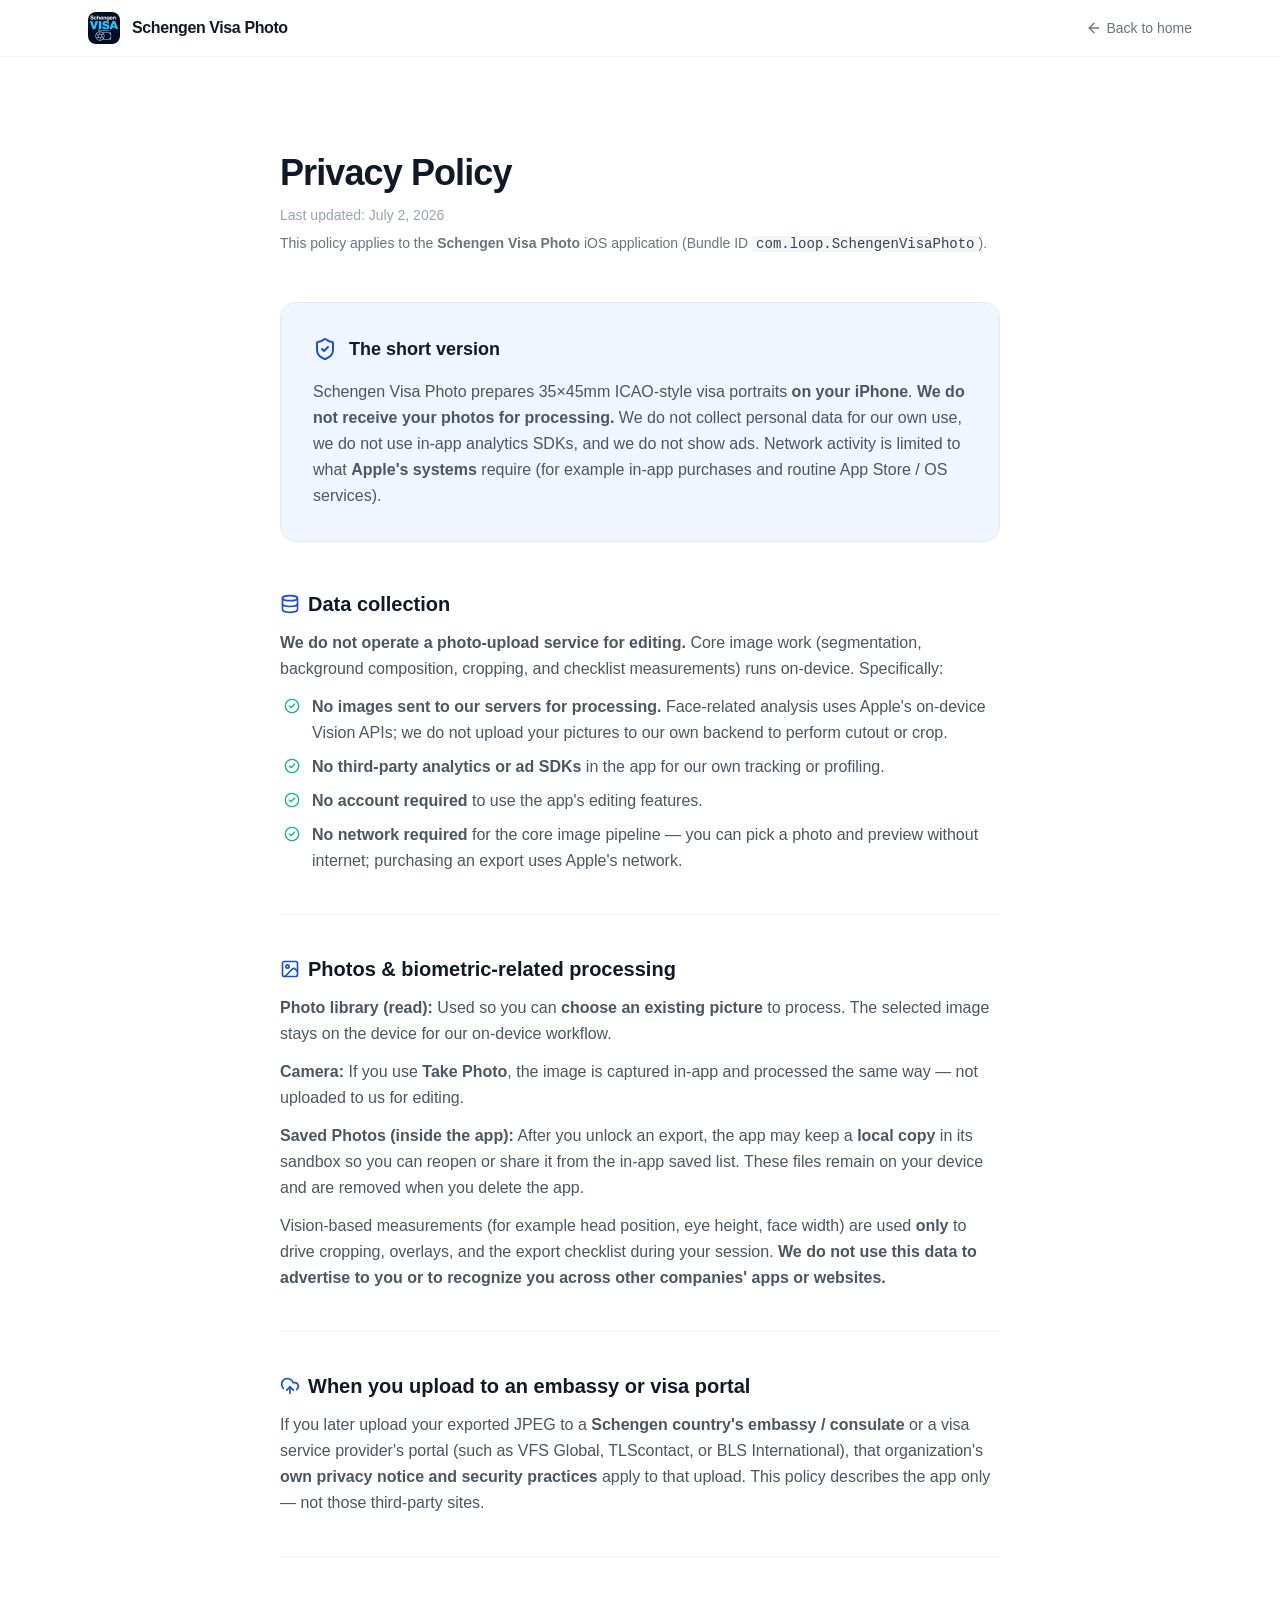
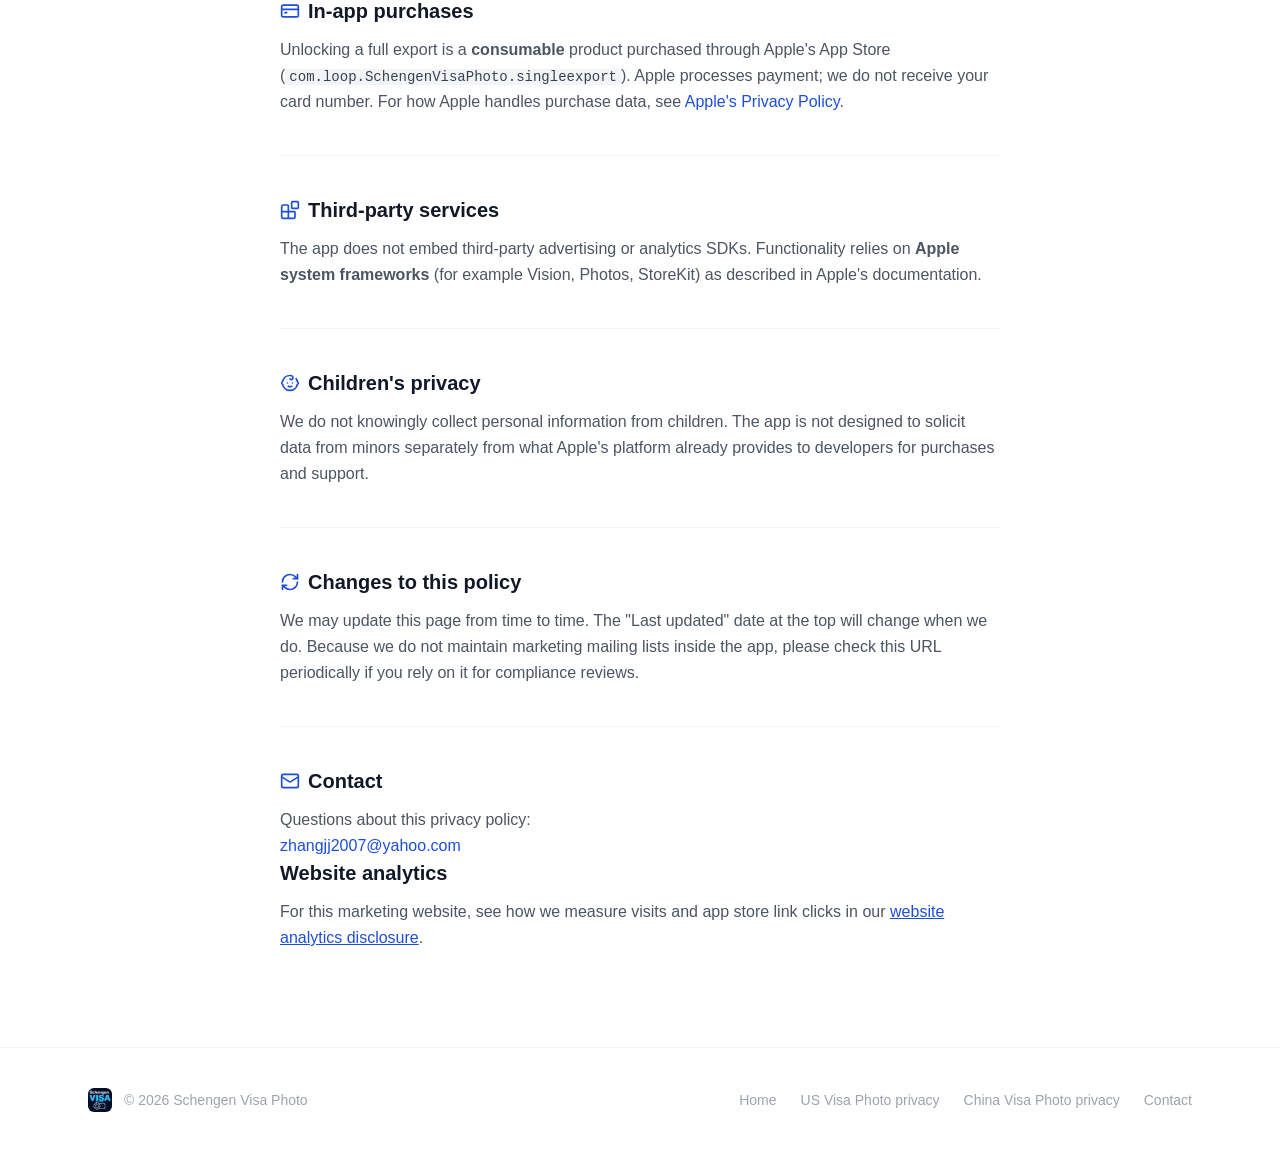
<file: privacy.html>
<!DOCTYPE html>
<html lang="en">
<head>
    <meta charset="UTF-8">
    <meta name="viewport" content="width=device-width, initial-scale=1.0">
    <title>Privacy Policy — Schengen Visa Photo</title>
    <meta name="description" content="Privacy Policy for the Schengen Visa Photo iOS app. On-device processing for your visa photos — we do not collect your images.">
    <link rel="canonical" href="https://schengen.visaphoto1tap.com/privacy.html">
    <link rel="icon" type="image/png" href="AppIcon.png">
    <link rel="apple-touch-icon" href="AppIcon.png">
    <meta name="theme-color" content="#1d4ed8">
    <meta property="og:type" content="website">
    <meta property="og:url" content="https://schengen.visaphoto1tap.com/privacy.html">
    <meta property="og:title" content="Privacy Policy — Schengen Visa Photo">
    <meta property="og:description" content="Privacy Policy for the Schengen Visa Photo iOS app. On-device processing for your visa photos — we do not collect your images.">
    <meta property="og:image" content="https://schengen.visaphoto1tap.com/AppIcon.png">
    <meta property="og:image:width" content="1024">
    <meta property="og:image:height" content="1024">
    <meta name="twitter:card" content="summary_large_image">
    <meta name="twitter:title" content="Privacy Policy — Schengen Visa Photo">
    <meta name="twitter:description" content="Privacy Policy for the Schengen Visa Photo iOS app. On-device processing for your visa photos — we do not collect your images.">
    <meta name="twitter:image" content="https://schengen.visaphoto1tap.com/AppIcon.png">
    <!-- Icons: inline SVG from Lucide (https://lucide.dev), ISC License, see assets/licenses/lucide.txt -->
    <link rel="stylesheet" href="assets/tailwind.css">
</head>
<body class="bg-white text-gray-900 font-sans antialiased">

    <nav class="sticky top-0 z-50 bg-white/80 backdrop-blur-lg border-b border-gray-100">
        <div class="max-w-6xl mx-auto px-6 h-14 flex items-center justify-between">
            <a href="index.html" class="flex items-center gap-3">
                <img src="AppIcon.png" alt="Schengen Visa Photo" class="w-8 h-8 rounded-lg" width="1024" height="1024" decoding="async">
                <span class="font-semibold text-gray-900 tracking-tight">Schengen Visa Photo</span>
            </a>
            <a href="index.html" class="text-sm text-gray-500 hover:text-gray-900 transition flex items-center gap-1">
                <svg xmlns="http://www.w3.org/2000/svg" width="24" height="24" viewBox="0 0 24 24" fill="none" stroke="currentColor" stroke-width="2" stroke-linecap="round" stroke-linejoin="round" class="w-4 h-4 lucide lucide-arrow-left" aria-hidden="true" focusable="false"><path d="m12 19-7-7 7-7"></path><path d="M19 12H5"></path></svg>
                Back to home
            </a>
        </div>
    </nav>

    <main class="max-w-3xl mx-auto px-6 py-16 md:py-24">

        <div class="mb-12">
            <h1 class="text-3xl md:text-4xl font-bold tracking-tight mb-3">Privacy Policy</h1>
            <p class="text-gray-400 text-sm">Last updated: July 2, 2026</p>
            <p class="text-gray-500 text-sm mt-2">This policy applies to the <strong>Schengen Visa Photo</strong> iOS application (Bundle ID <code class="text-gray-700 bg-gray-100 px-1 rounded">com.loop.SchengenVisaPhoto</code>).</p>
        </div>

        <div class="bg-blue-50 border border-blue-100 rounded-2xl p-6 md:p-8 mb-12">
            <div class="flex items-start gap-3 mb-4">
                <svg xmlns="http://www.w3.org/2000/svg" width="24" height="24" viewBox="0 0 24 24" fill="none" stroke="currentColor" stroke-width="2" stroke-linecap="round" stroke-linejoin="round" class="w-6 h-6 text-brand flex-shrink-0 mt-0.5 lucide lucide-shield-check" aria-hidden="true" focusable="false"><path d="M20 13c0 5-3.5 7.5-7.66 8.95a1 1 0 0 1-.67-.01C7.5 20.5 4 18 4 13V6a1 1 0 0 1 1-1c2 0 4.5-1.2 6.24-2.72a1.17 1.17 0 0 1 1.52 0C14.51 3.81 17 5 19 5a1 1 0 0 1 1 1z"></path><path d="m9 12 2 2 4-4"></path></svg>
                <h2 class="text-lg font-semibold">The short version</h2>
            </div>
            <p class="text-gray-600 leading-relaxed">
                Schengen Visa Photo prepares 35×45mm ICAO-style visa portraits <strong>on your iPhone</strong>. <strong>We do not receive your photos for processing.</strong> We do not collect personal data for our own use, we do not use in-app analytics SDKs, and we do not show ads. Network activity is limited to what <strong>Apple's systems</strong> require (for example in-app purchases and routine App Store / OS services).
            </p>
        </div>

        <div class="space-y-10">

            <section>
                <h2 class="text-xl font-semibold mb-3 flex items-center gap-2">
                    <svg xmlns="http://www.w3.org/2000/svg" width="24" height="24" viewBox="0 0 24 24" fill="none" stroke="currentColor" stroke-width="2" stroke-linecap="round" stroke-linejoin="round" class="w-5 h-5 text-brand lucide lucide-database" aria-hidden="true" focusable="false"><ellipse cx="12" cy="5" rx="9" ry="3"></ellipse><path d="M3 5V19A9 3 0 0 0 21 19V5"></path><path d="M3 12A9 3 0 0 0 21 12"></path></svg>
                    Data collection
                </h2>
                <div class="text-gray-600 leading-relaxed space-y-3">
                    <p><strong>We do not operate a photo-upload service for editing.</strong> Core image work (segmentation, background composition, cropping, and checklist measurements) runs on-device. Specifically:</p>
                    <ul class="space-y-2 ml-1">
                        <li class="flex items-start gap-3">
                            <svg xmlns="http://www.w3.org/2000/svg" width="24" height="24" viewBox="0 0 24 24" fill="none" stroke="currentColor" stroke-width="2" stroke-linecap="round" stroke-linejoin="round" class="w-4 h-4 text-emerald-500 flex-shrink-0 mt-1 lucide lucide-check-circle-2" aria-hidden="true" focusable="false"><circle cx="12" cy="12" r="10"></circle><path d="m16 9-5.5 5.5L8 12"></path></svg>
                            <span><strong>No images sent to our servers for processing.</strong> Face-related analysis uses Apple's on-device Vision APIs; we do not upload your pictures to our own backend to perform cutout or crop.</span>
                        </li>
                        <li class="flex items-start gap-3">
                            <svg xmlns="http://www.w3.org/2000/svg" width="24" height="24" viewBox="0 0 24 24" fill="none" stroke="currentColor" stroke-width="2" stroke-linecap="round" stroke-linejoin="round" class="w-4 h-4 text-emerald-500 flex-shrink-0 mt-1 lucide lucide-check-circle-2" aria-hidden="true" focusable="false"><circle cx="12" cy="12" r="10"></circle><path d="m16 9-5.5 5.5L8 12"></path></svg>
                            <span><strong>No third-party analytics or ad SDKs</strong> in the app for our own tracking or profiling.</span>
                        </li>
                        <li class="flex items-start gap-3">
                            <svg xmlns="http://www.w3.org/2000/svg" width="24" height="24" viewBox="0 0 24 24" fill="none" stroke="currentColor" stroke-width="2" stroke-linecap="round" stroke-linejoin="round" class="w-4 h-4 text-emerald-500 flex-shrink-0 mt-1 lucide lucide-check-circle-2" aria-hidden="true" focusable="false"><circle cx="12" cy="12" r="10"></circle><path d="m16 9-5.5 5.5L8 12"></path></svg>
                            <span><strong>No account required</strong> to use the app's editing features.</span>
                        </li>
                        <li class="flex items-start gap-3">
                            <svg xmlns="http://www.w3.org/2000/svg" width="24" height="24" viewBox="0 0 24 24" fill="none" stroke="currentColor" stroke-width="2" stroke-linecap="round" stroke-linejoin="round" class="w-4 h-4 text-emerald-500 flex-shrink-0 mt-1 lucide lucide-check-circle-2" aria-hidden="true" focusable="false"><circle cx="12" cy="12" r="10"></circle><path d="m16 9-5.5 5.5L8 12"></path></svg>
                            <span><strong>No network required</strong> for the core image pipeline — you can pick a photo and preview without internet; purchasing an export uses Apple's network.</span>
                        </li>
                    </ul>
                </div>
            </section>

            <hr class="border-gray-100">

            <section>
                <h2 class="text-xl font-semibold mb-3 flex items-center gap-2">
                    <svg xmlns="http://www.w3.org/2000/svg" width="24" height="24" viewBox="0 0 24 24" fill="none" stroke="currentColor" stroke-width="2" stroke-linecap="round" stroke-linejoin="round" class="w-5 h-5 text-brand lucide lucide-image" aria-hidden="true" focusable="false"><rect width="18" height="18" x="3" y="3" rx="2" ry="2"></rect><circle cx="9" cy="9" r="2"></circle><path d="m21 15-3.086-3.086a2 2 0 0 0-2.828 0L6 21"></path></svg>
                    Photos &amp; biometric-related processing
                </h2>
                <div class="text-gray-600 leading-relaxed space-y-3">
                    <p><strong>Photo library (read):</strong> Used so you can <strong>choose an existing picture</strong> to process. The selected image stays on the device for our on-device workflow.</p>
                    <p><strong>Camera:</strong> If you use <strong>Take Photo</strong>, the image is captured in-app and processed the same way — not uploaded to us for editing.</p>
                    <p><strong>Saved Photos (inside the app):</strong> After you unlock an export, the app may keep a <strong>local copy</strong> in its sandbox so you can reopen or share it from the in-app saved list. These files remain on your device and are removed when you delete the app.</p>
                    <p>Vision-based measurements (for example head position, eye height, face width) are used <strong>only</strong> to drive cropping, overlays, and the export checklist during your session. <strong>We do not use this data to advertise to you or to recognize you across other companies' apps or websites.</strong></p>
                </div>
            </section>

            <hr class="border-gray-100">

            <section>
                <h2 class="text-xl font-semibold mb-3 flex items-center gap-2">
                    <svg xmlns="http://www.w3.org/2000/svg" width="24" height="24" viewBox="0 0 24 24" fill="none" stroke="currentColor" stroke-width="2" stroke-linecap="round" stroke-linejoin="round" class="w-5 h-5 text-brand lucide lucide-upload-cloud" aria-hidden="true" focusable="false"><path d="M12 13v8"></path><path d="M4 14.899A7 7 0 1 1 15.71 8h1.79a4.5 4.5 0 0 1 2.5 8.242"></path><path d="m8 17 4-4 4 4"></path></svg>
                    When you upload to an embassy or visa portal
                </h2>
                <p class="text-gray-600 leading-relaxed">
                    If you later upload your exported JPEG to a <strong>Schengen country's embassy / consulate</strong> or a visa service provider's portal (such as VFS Global, TLScontact, or BLS International), that organization's <strong>own privacy notice and security practices</strong> apply to that upload. This policy describes the app only — not those third-party sites.
                </p>
            </section>

            <hr class="border-gray-100">

            <section>
                <h2 class="text-xl font-semibold mb-3 flex items-center gap-2">
                    <svg xmlns="http://www.w3.org/2000/svg" width="24" height="24" viewBox="0 0 24 24" fill="none" stroke="currentColor" stroke-width="2" stroke-linecap="round" stroke-linejoin="round" class="w-5 h-5 text-brand lucide lucide-credit-card" aria-hidden="true" focusable="false"><rect width="20" height="14" x="2" y="5" rx="2"></rect><line x1="2" x2="22" y1="10" y2="10"></line><path d="M6 14h2"></path></svg>
                    In-app purchases
                </h2>
                <p class="text-gray-600 leading-relaxed">
                    Unlocking a full export is a <strong>consumable</strong> product purchased through Apple's App Store (<code class="text-gray-700 bg-gray-100 px-1 rounded text-sm">com.loop.SchengenVisaPhoto.singleexport</code>). Apple processes payment; we do not receive your card number. For how Apple handles purchase data, see <a href="https://www.apple.com/legal/privacy/" class="text-brand hover:underline">Apple's Privacy Policy</a>.
                </p>
            </section>

            <hr class="border-gray-100">

            <section>
                <h2 class="text-xl font-semibold mb-3 flex items-center gap-2">
                    <svg xmlns="http://www.w3.org/2000/svg" width="24" height="24" viewBox="0 0 24 24" fill="none" stroke="currentColor" stroke-width="2" stroke-linecap="round" stroke-linejoin="round" class="w-5 h-5 text-brand lucide lucide-blocks" aria-hidden="true" focusable="false"><path d="M10 22V7a1 1 0 0 0-1-1H4a2 2 0 0 0-2 2v12a2 2 0 0 0 2 2h12a2 2 0 0 0 2-2v-5a1 1 0 0 0-1-1H2"></path><rect x="14" y="2" width="8" height="8" rx="1"></rect></svg>
                    Third-party services
                </h2>
                <p class="text-gray-600 leading-relaxed">
                    The app does not embed third-party advertising or analytics SDKs. Functionality relies on <strong>Apple system frameworks</strong> (for example Vision, Photos, StoreKit) as described in Apple's documentation.
                </p>
            </section>

            <hr class="border-gray-100">

            <section>
                <h2 class="text-xl font-semibold mb-3 flex items-center gap-2">
                    <svg xmlns="http://www.w3.org/2000/svg" width="24" height="24" viewBox="0 0 24 24" fill="none" stroke="currentColor" stroke-width="2" stroke-linecap="round" stroke-linejoin="round" class="w-5 h-5 text-brand lucide lucide-baby" aria-hidden="true" focusable="false"><path d="M10 16c.5.3 1.2.5 2 .5s1.5-.2 2-.5"></path><path d="M15 12h.01"></path><path d="M19.38 6.813A9 9 0 0 1 20.8 10.2a2 2 0 0 1 0 3.6 9 9 0 0 1-17.6 0 2 2 0 0 1 0-3.6A9 9 0 0 1 12 3c2 0 3.5 1.1 3.5 2.5s-.9 2.5-2 2.5c-.8 0-1.5-.4-1.5-1"></path><path d="M9 12h.01"></path></svg>
                    Children's privacy
                </h2>
                <p class="text-gray-600 leading-relaxed">
                    We do not knowingly collect personal information from children. The app is not designed to solicit data from minors separately from what Apple's platform already provides to developers for purchases and support.
                </p>
            </section>

            <hr class="border-gray-100">

            <section>
                <h2 class="text-xl font-semibold mb-3 flex items-center gap-2">
                    <svg xmlns="http://www.w3.org/2000/svg" width="24" height="24" viewBox="0 0 24 24" fill="none" stroke="currentColor" stroke-width="2" stroke-linecap="round" stroke-linejoin="round" class="w-5 h-5 text-brand lucide lucide-refresh-cw" aria-hidden="true" focusable="false"><path d="M3 12a9 9 0 0 1 9-9 9.75 9.75 0 0 1 6.74 2.74L21 8"></path><path d="M21 3v5h-5"></path><path d="M21 12a9 9 0 0 1-9 9 9.75 9.75 0 0 1-6.74-2.74L3 16"></path><path d="M8 16H3v5"></path></svg>
                    Changes to this policy
                </h2>
                <p class="text-gray-600 leading-relaxed">
                    We may update this page from time to time. The "Last updated" date at the top will change when we do. Because we do not maintain marketing mailing lists inside the app, please check this URL periodically if you rely on it for compliance reviews.
                </p>
            </section>

            <hr class="border-gray-100">

            <section>
                <h2 class="text-xl font-semibold mb-3 flex items-center gap-2">
                    <svg xmlns="http://www.w3.org/2000/svg" width="24" height="24" viewBox="0 0 24 24" fill="none" stroke="currentColor" stroke-width="2" stroke-linecap="round" stroke-linejoin="round" class="w-5 h-5 text-brand lucide lucide-mail" aria-hidden="true" focusable="false"><path d="m22 7-8.991 5.727a2 2 0 0 1-2.009 0L2 7"></path><rect x="2" y="4" width="20" height="16" rx="2"></rect></svg>
                    Contact
                </h2>
                <p class="text-gray-600 leading-relaxed">
                    Questions about this privacy policy:<br>
                    <a href="mailto:zhangjj2007@yahoo.com" class="text-brand hover:underline font-medium">zhangjj2007@yahoo.com</a>
                </p>
            </section>

        </div>
        <section class="mt-12" aria-labelledby="website-analytics">
            <h2 id="website-analytics" class="text-xl font-semibold mb-3">Website analytics</h2>
            <p class="text-gray-600 leading-relaxed">For this marketing website, see how we measure visits and app store link clicks in our <a href="https://us.visaphoto1tap.com/privacy.html#website-analytics" class="text-brand underline">website analytics disclosure</a>.</p>
        </section>
    </main>

    <footer class="border-t border-gray-100 py-10">
        <div class="max-w-6xl mx-auto px-6 flex flex-col md:flex-row items-center justify-between gap-4 text-sm text-gray-400">
            <div class="flex items-center gap-3">
                <img src="AppIcon.png" alt="" class="w-6 h-6 rounded-md" width="1024" height="1024" decoding="async">
                <span>&copy; 2026 Schengen Visa Photo</span>
            </div>
            <div class="flex items-center gap-6">
                <a href="index.html" class="hover:text-gray-600 transition">Home</a>
                <a href="https://us.visaphoto1tap.com/privacy.html" class="hover:text-gray-600 transition">US Visa Photo privacy</a>
                <a href="https://china.visaphoto1tap.com/privacy.html" class="hover:text-gray-600 transition">China Visa Photo privacy</a>
                <a href="mailto:zhangjj2007@yahoo.com" class="hover:text-gray-600 transition">Contact</a>
            </div>
        </div>
    </footer>

</body>
</html>
</file>
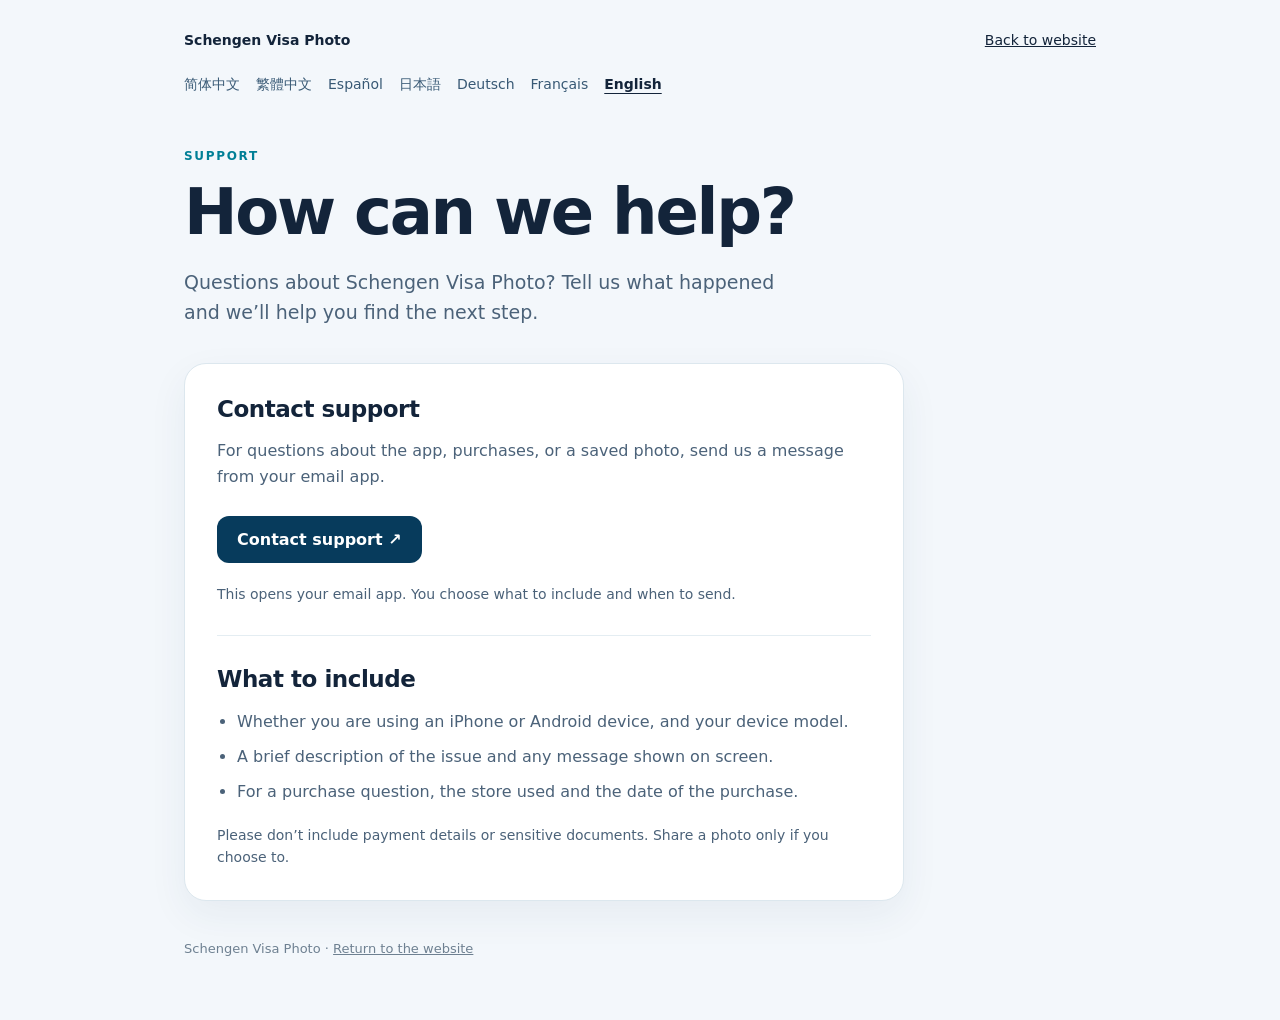
<file: support.html>
<!doctype html>
<html lang="en"><head><meta charset="utf-8"><meta name="viewport" content="width=device-width, initial-scale=1">
<title>Support | Schengen Visa Photo</title>
<style>
:root{color-scheme:light;font-family:system-ui,-apple-system,BlinkMacSystemFont,"Segoe UI",sans-serif;color:#13243a;background:#f3f7fb}
*{box-sizing:border-box}body{margin:0}a{color:inherit}.wrap{max-width:960px;margin:auto;padding:32px 24px 64px}
.locale{display:none}.locale:last-child{display:block}.locale:target{display:block}.locale:target~.locale:last-child{display:none}
.top{display:flex;align-items:center;justify-content:space-between;gap:16px;font-size:14px}.brand{font-weight:750;text-decoration:none}.languages{display:flex;flex-wrap:wrap;gap:8px 16px;margin-top:28px;font-size:14px;color:#385975}.languages a{text-decoration:none}.languages a:hover{text-decoration:underline}
.languages a[aria-current="page"]{font-weight:750;color:#13243a;text-decoration:underline;text-underline-offset:4px}
.hero{padding:55px 0 36px;max-width:700px}.eyebrow{font-size:12px;font-weight:800;letter-spacing:.14em;text-transform:uppercase;color:#007f96}h1{font-size:clamp(38px,7vw,64px);line-height:1.12;letter-spacing:-.035em;margin:14px 0 18px}.intro{font-size:19px;line-height:1.6;color:#4b6279;margin:0;max-width:610px}
.card{background:#fff;border:1px solid #dce7ee;border-radius:22px;padding:32px;box-shadow:0 14px 38px #1d3c5910;max-width:720px}h2{font-size:23px;letter-spacing:-.02em;margin:0 0 12px}p{line-height:1.6;color:#4b6279}.button{display:inline-block;background:#073b5c;color:white;text-decoration:none;font-weight:700;border-radius:12px;padding:14px 20px;margin:10px 0 2px}.button:hover{background:#075878}a:focus-visible{outline:3px solid #10a4bc;outline-offset:4px}.note{font-size:14px;margin:18px 0 0}.divider{height:1px;background:#e4edf2;margin:30px 0}ul{padding-left:20px;color:#4b6279;line-height:1.7}li+li{margin-top:8px}footer{margin-top:40px;color:#6e8091;font-size:13px}@media(max-width:550px){.wrap{padding:24px 20px 48px}.hero{padding:44px 0 28px}.card{padding:24px}.intro{font-size:17px}}
</style></head><body><div class="wrap"><section class="locale" id="zh-Hans" lang="zh-Hans">
<nav class="top" aria-label="选择语言"><a class="brand" href="/">Schengen Visa Photo</a><a href="/">返回网站</a></nav>
<nav class="languages" aria-label="选择语言"><a href="#zh-Hans" lang="zh-Hans" aria-current="page">简体中文</a> <a href="#zh-Hant" lang="zh-Hant">繁體中文</a> <a href="#es" lang="es">Español</a> <a href="#ja" lang="ja">日本語</a> <a href="#de" lang="de">Deutsch</a> <a href="#fr" lang="fr">Français</a> <a href="#en" lang="en">English</a></nav>
<header class="hero"><div class="eyebrow">支持</div><h1>我们能帮您什么？</h1><p class="intro">对 Schengen Visa Photo 有疑问？请告诉我们遇到的问题，我们会协助您寻找下一步。</p></header>
<main class="card"><h2>联系支持</h2><p>如对应用、购买或已保存的照片有疑问，请通过邮件应用联系我们。</p>
<a class="button" href="mailto:zhangjj2007@yahoo.com?subject=Schengen%20Visa%20Photo%20Support">联系支持 &#8599;</a>
<p class="note">此操作会打开邮件应用；发送时间和内容由您决定。</p><div class="divider"></div><h2>请提供</h2>
<ul><li>使用的是 iPhone 还是 Android，以及设备型号。</li><li>问题的简要描述及屏幕上显示的提示。</li><li>如咨询购买问题，请提供使用的商店和购买日期。</li></ul><p class="note">请勿发送付款信息或敏感文件。只有在您愿意时才分享照片。</p></main>
<footer>Schengen Visa Photo &middot; <a href="/">返回网站</a></footer></section><section class="locale" id="zh-Hant" lang="zh-Hant">
<nav class="top" aria-label="選擇語言"><a class="brand" href="/">Schengen Visa Photo</a><a href="/">返回網站</a></nav>
<nav class="languages" aria-label="選擇語言"><a href="#zh-Hans" lang="zh-Hans">简体中文</a> <a href="#zh-Hant" lang="zh-Hant" aria-current="page">繁體中文</a> <a href="#es" lang="es">Español</a> <a href="#ja" lang="ja">日本語</a> <a href="#de" lang="de">Deutsch</a> <a href="#fr" lang="fr">Français</a> <a href="#en" lang="en">English</a></nav>
<header class="hero"><div class="eyebrow">支援</div><h1>我們能為您做什麼？</h1><p class="intro">對 Schengen Visa Photo 有疑問？請告訴我們遇到的問題，我們會協助您尋找下一步。</p></header>
<main class="card"><h2>聯絡支援</h2><p>如對應用程式、購買或已儲存的照片有疑問，請透過郵件應用程式聯絡我們。</p>
<a class="button" href="mailto:zhangjj2007@yahoo.com?subject=Schengen%20Visa%20Photo%20Support">聯絡支援 &#8599;</a>
<p class="note">此操作會開啟郵件應用程式；傳送時間和內容由您決定。</p><div class="divider"></div><h2>請提供</h2>
<ul><li>使用的是 iPhone 還是 Android，以及裝置型號。</li><li>問題的簡要描述及螢幕上顯示的訊息。</li><li>如詢問購買問題，請提供使用的商店和購買日期。</li></ul><p class="note">請勿傳送付款資訊或敏感文件。只有在您願意時才分享照片。</p></main>
<footer>Schengen Visa Photo &middot; <a href="/">返回網站</a></footer></section><section class="locale" id="es" lang="es">
<nav class="top" aria-label="Elegir idioma"><a class="brand" href="/">Schengen Visa Photo</a><a href="/">Volver al sitio web</a></nav>
<nav class="languages" aria-label="Elegir idioma"><a href="#zh-Hans" lang="zh-Hans">简体中文</a> <a href="#zh-Hant" lang="zh-Hant">繁體中文</a> <a href="#es" lang="es" aria-current="page">Español</a> <a href="#ja" lang="ja">日本語</a> <a href="#de" lang="de">Deutsch</a> <a href="#fr" lang="fr">Français</a> <a href="#en" lang="en">English</a></nav>
<header class="hero"><div class="eyebrow">Ayuda</div><h1>¿Cómo podemos ayudarte?</h1><p class="intro">¿Tienes preguntas sobre Schengen Visa Photo? Cuéntanos qué ocurrió y te ayudaremos con el siguiente paso.</p></header>
<main class="card"><h2>Contactar con soporte</h2><p>Si tienes preguntas sobre la aplicación, una compra o una foto guardada, escríbenos desde tu aplicación de correo.</p>
<a class="button" href="mailto:zhangjj2007@yahoo.com?subject=Schengen%20Visa%20Photo%20Support">Contactar con soporte &#8599;</a>
<p class="note">Se abrirá tu aplicación de correo. Tú decides qué incluir y cuándo enviar el mensaje.</p><div class="divider"></div><h2>Qué incluir</h2>
<ul><li>Si usas un iPhone o un dispositivo Android y el modelo.</li><li>Una breve descripción del problema y cualquier mensaje que aparezca en pantalla.</li><li>Para consultas sobre compras, indica la tienda y la fecha de compra.</li></ul><p class="note">No incluyas datos de pago ni documentos sensibles. Comparte una foto solo si lo deseas.</p></main>
<footer>Schengen Visa Photo &middot; <a href="/">Volver al sitio web</a></footer></section><section class="locale" id="ja" lang="ja">
<nav class="top" aria-label="言語を選択"><a class="brand" href="/">Schengen Visa Photo</a><a href="/">ウェブサイトに戻る</a></nav>
<nav class="languages" aria-label="言語を選択"><a href="#zh-Hans" lang="zh-Hans">简体中文</a> <a href="#zh-Hant" lang="zh-Hant">繁體中文</a> <a href="#es" lang="es">Español</a> <a href="#ja" lang="ja" aria-current="page">日本語</a> <a href="#de" lang="de">Deutsch</a> <a href="#fr" lang="fr">Français</a> <a href="#en" lang="en">English</a></nav>
<header class="hero"><div class="eyebrow">サポート</div><h1>お困りですか？</h1><p class="intro">Schengen Visa Photo についてご質問がありますか？状況をお知らせください。次の対応をご案内します。</p></header>
<main class="card"><h2>サポートに連絡</h2><p>アプリ、購入、保存した写真については、メールアプリからお問い合わせください。</p>
<a class="button" href="mailto:zhangjj2007@yahoo.com?subject=Schengen%20Visa%20Photo%20Support">サポートに連絡 &#8599;</a>
<p class="note">メールアプリが開きます。内容と送信するタイミングはご自身で決められます。</p><div class="divider"></div><h2>お知らせいただきたいこと</h2>
<ul><li>iPhone または Android のどちらをご利用かと、端末の機種。</li><li>問題の簡単な説明と、画面に表示されたメッセージ。</li><li>購入に関するお問い合わせの場合は、利用したストアと購入日。</li></ul><p class="note">決済情報や機密書類は送らないでください。写真はご自身が希望する場合のみ共有してください。</p></main>
<footer>Schengen Visa Photo &middot; <a href="/">ウェブサイトに戻る</a></footer></section><section class="locale" id="de" lang="de">
<nav class="top" aria-label="Sprache wählen"><a class="brand" href="/">Schengen Visa Photo</a><a href="/">Zurück zur Website</a></nav>
<nav class="languages" aria-label="Sprache wählen"><a href="#zh-Hans" lang="zh-Hans">简体中文</a> <a href="#zh-Hant" lang="zh-Hant">繁體中文</a> <a href="#es" lang="es">Español</a> <a href="#ja" lang="ja">日本語</a> <a href="#de" lang="de" aria-current="page">Deutsch</a> <a href="#fr" lang="fr">Français</a> <a href="#en" lang="en">English</a></nav>
<header class="hero"><div class="eyebrow">Hilfe</div><h1>Wie können wir helfen?</h1><p class="intro">Fragen zu Schengen Visa Photo? Beschreibe uns, was passiert ist, und wir helfen dir beim nächsten Schritt.</p></header>
<main class="card"><h2>Support kontaktieren</h2><p>Bei Fragen zur App, zu Käufen oder einem gespeicherten Foto sende uns eine Nachricht über deine E-Mail-App.</p>
<a class="button" href="mailto:zhangjj2007@yahoo.com?subject=Schengen%20Visa%20Photo%20Support">Support kontaktieren &#8599;</a>
<p class="note">Deine E-Mail-App wird geöffnet. Du entscheidest, was du schreibst und wann du sendest.</p><div class="divider"></div><h2>Was du angeben kannst</h2>
<ul><li>Ob du ein iPhone oder Android-Gerät verwendest, und das Gerätemodell.</li><li>Eine kurze Beschreibung des Problems und angezeigte Meldungen.</li><li>Bei Fragen zu einem Kauf: den verwendeten Store und das Kaufdatum.</li></ul><p class="note">Bitte sende keine Zahlungsdaten oder vertraulichen Dokumente. Teile ein Foto nur, wenn du möchtest.</p></main>
<footer>Schengen Visa Photo &middot; <a href="/">Zurück zur Website</a></footer></section><section class="locale" id="fr" lang="fr">
<nav class="top" aria-label="Choisir la langue"><a class="brand" href="/">Schengen Visa Photo</a><a href="/">Retour au site</a></nav>
<nav class="languages" aria-label="Choisir la langue"><a href="#zh-Hans" lang="zh-Hans">简体中文</a> <a href="#zh-Hant" lang="zh-Hant">繁體中文</a> <a href="#es" lang="es">Español</a> <a href="#ja" lang="ja">日本語</a> <a href="#de" lang="de">Deutsch</a> <a href="#fr" lang="fr" aria-current="page">Français</a> <a href="#en" lang="en">English</a></nav>
<header class="hero"><div class="eyebrow">Assistance</div><h1>Comment pouvons-nous vous aider ?</h1><p class="intro">Une question sur Schengen Visa Photo ? Décrivez-nous la situation et nous vous aiderons à trouver la suite.</p></header>
<main class="card"><h2>Contacter l’assistance</h2><p>Pour toute question sur l’application, un achat ou une photo enregistrée, envoyez-nous un message depuis votre application de messagerie.</p>
<a class="button" href="mailto:zhangjj2007@yahoo.com?subject=Schengen%20Visa%20Photo%20Support">Contacter l’assistance &#8599;</a>
<p class="note">Votre application de messagerie s’ouvrira. Vous choisissez le contenu et le moment de l’envoi.</p><div class="divider"></div><h2>Informations utiles</h2>
<ul><li>Précisez si vous utilisez un iPhone ou un appareil Android, ainsi que son modèle.</li><li>Décrivez brièvement le problème et tout message affiché à l’écran.</li><li>Pour une question d’achat, indiquez la boutique utilisée et la date de l’achat.</li></ul><p class="note">N’envoyez pas de données de paiement ni de documents sensibles. Ne partagez une photo que si vous le souhaitez.</p></main>
<footer>Schengen Visa Photo &middot; <a href="/">Retour au site</a></footer></section><section class="locale" id="en" lang="en">
<nav class="top" aria-label="Choose language"><a class="brand" href="/">Schengen Visa Photo</a><a href="/">Back to website</a></nav>
<nav class="languages" aria-label="Choose language"><a href="#zh-Hans" lang="zh-Hans">简体中文</a> <a href="#zh-Hant" lang="zh-Hant">繁體中文</a> <a href="#es" lang="es">Español</a> <a href="#ja" lang="ja">日本語</a> <a href="#de" lang="de">Deutsch</a> <a href="#fr" lang="fr">Français</a> <a href="#en" lang="en" aria-current="page">English</a></nav>
<header class="hero"><div class="eyebrow">Support</div><h1>How can we help?</h1><p class="intro">Questions about Schengen Visa Photo? Tell us what happened and we’ll help you find the next step.</p></header>
<main class="card"><h2>Contact support</h2><p>For questions about the app, purchases, or a saved photo, send us a message from your email app.</p>
<a class="button" href="mailto:zhangjj2007@yahoo.com?subject=Schengen%20Visa%20Photo%20Support">Contact support &#8599;</a>
<p class="note">This opens your email app. You choose what to include and when to send.</p><div class="divider"></div><h2>What to include</h2>
<ul><li>Whether you are using an iPhone or Android device, and your device model.</li><li>A brief description of the issue and any message shown on screen.</li><li>For a purchase question, the store used and the date of the purchase.</li></ul><p class="note">Please don’t include payment details or sensitive documents. Share a photo only if you choose to.</p></main>
<footer>Schengen Visa Photo &middot; <a href="/">Return to the website</a></footer></section></div></body></html>
</file>
